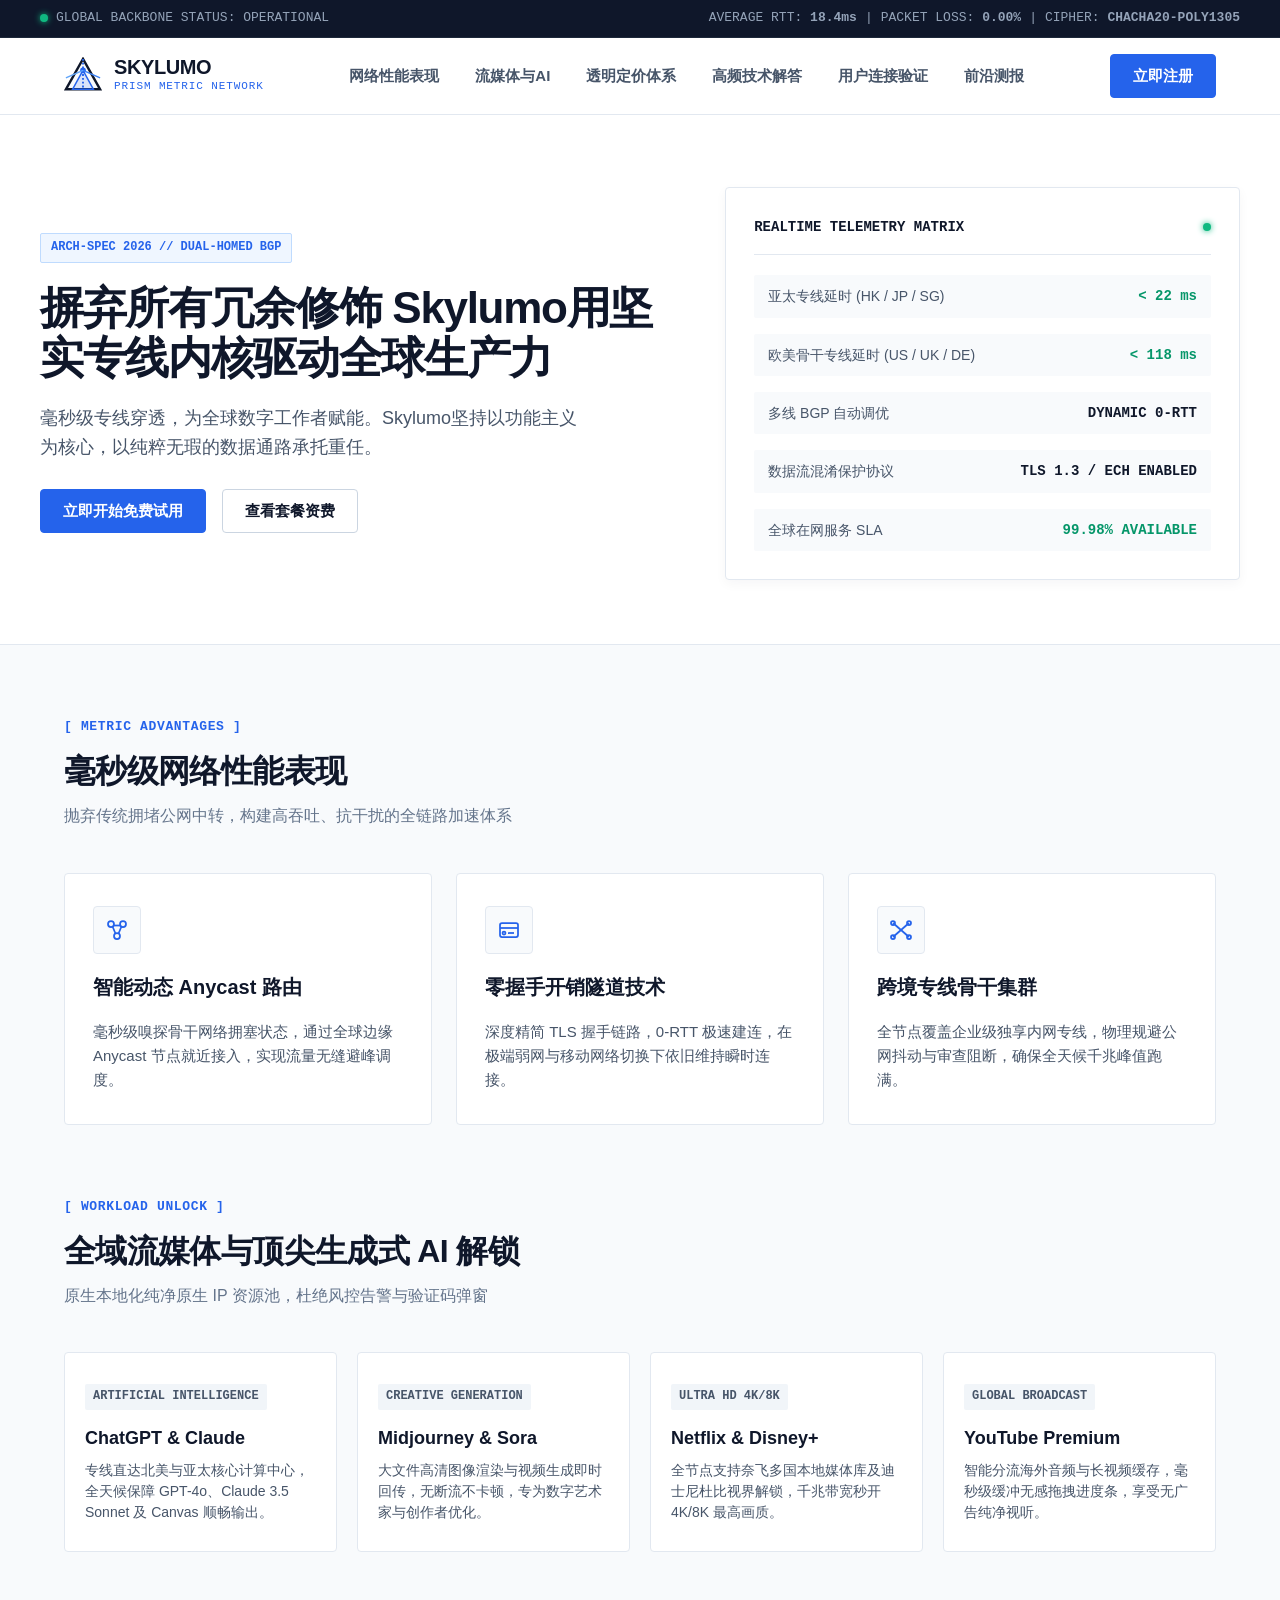
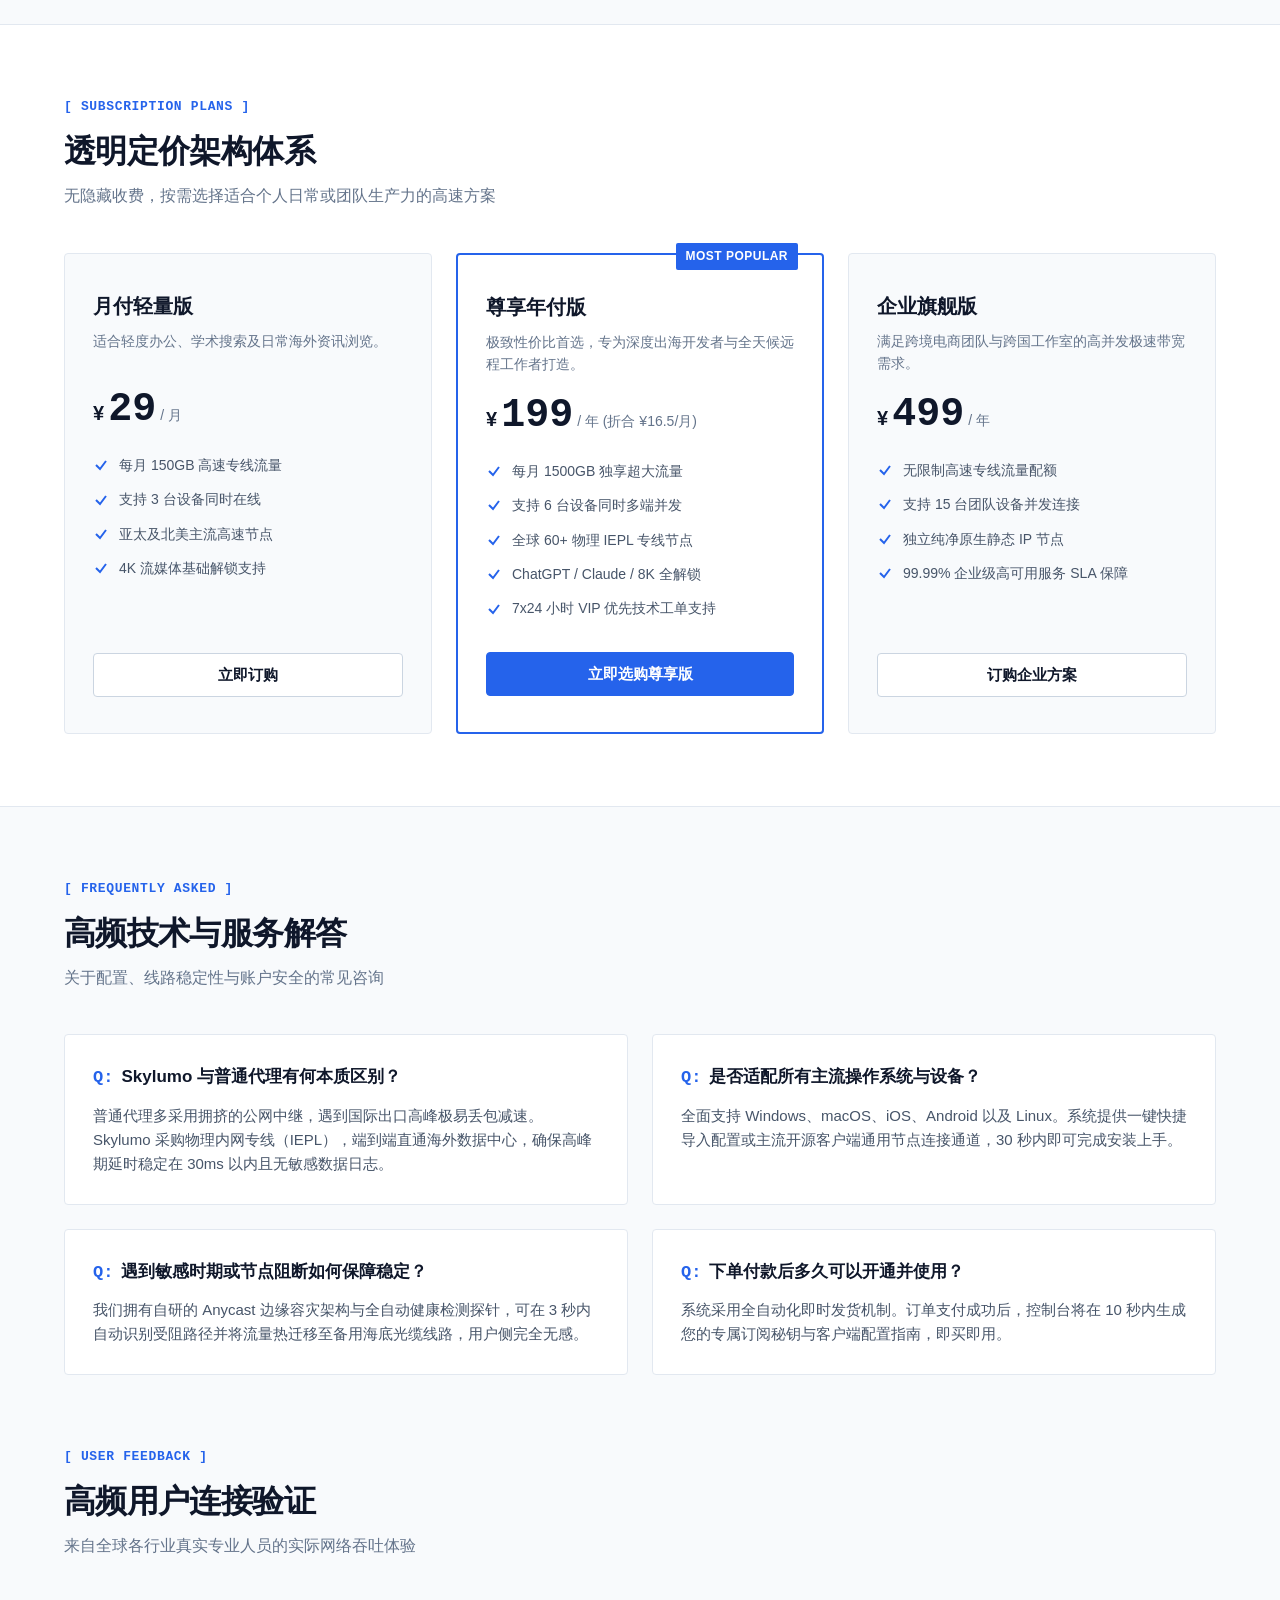
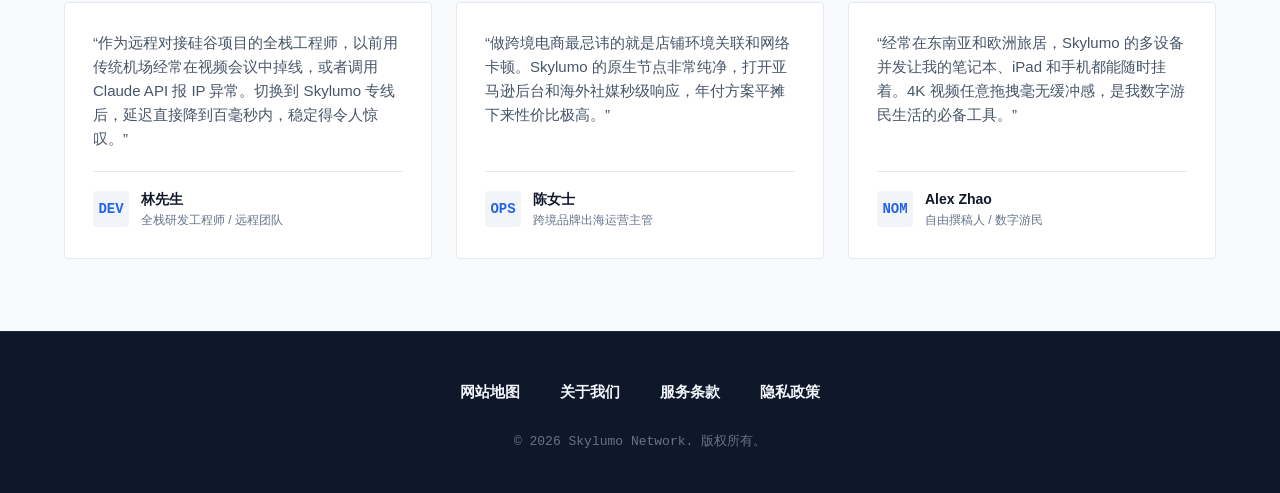
<file: index.html>
<!DOCTYPE html>
<html lang="zh-CN">
<head>
  <meta charset="UTF-8">
  <meta name="viewport" content="width=device-width, initial-scale=1.0">
  <title>Skylumo - 2026专业物理专线网络加速 | 毫秒级低延迟与4K流媒体极速秒开</title>
  <meta name="description" content="Skylumo 专注提供企业级物理 IEPL 专线网络加速服务。依托纯净独立骨干与 Anycast 动态路由，实现 4K 国际流媒体与 ChatGPT/Claude 接口极速秒开，全天候 0 丢包。2026 高性价比机场推荐首选，新用户即刻注册畅享无感穿透体验！">
  <meta name="keywords" content="Skylumo, 网络加速, 机场推荐, 极速秒开, 物理专线, IEPL专线, 4K流媒体加速, ChatGPT加速, 科学上网梯子, 专线加速服务2026">
  <link rel="canonical" href="https://skylum.click/">
  
  <!-- Open Graph 社交分享元数据 -->
  <meta property="og:type" content="website">
  <meta property="og:locale" content="zh_CN">
  <meta property="og:site_name" content="Skylumo">
  <meta property="og:url" content="https://skylum.click/">
  <meta property="og:title" content="Skylumo - 2026专业物理专线网络加速 | 毫秒级低延迟与4K流媒体极速秒开">
  <meta property="og:description" content="Skylumo 专注提供企业级物理 IEPL 专线网络加速服务。依托纯净独立骨干与 Anycast 动态路由，实现 4K 国际流媒体与 ChatGPT/Claude 接口极速秒开，全天候 0 丢包。2026 高性价比机场推荐首选！">
  <meta property="og:image" content="https://skylum.click/og-preview.png">
  <meta property="og:image:width" content="1200">
  <meta property="og:image:height" content="630">

  <!-- Twitter Card 元数据 -->
  <meta name="twitter:card" content="summary_large_image">
  <meta name="twitter:title" content="Skylumo - 2026专业物理专线网络加速 | 毫秒级低延迟与4K流媒体极速秒开">
  <meta name="twitter:description" content="Skylumo 专注提供企业级物理 IEPL 专线网络加速服务。4K 国际流媒体与生成式 AI 接口极速秒开，2026 高性价比机场推荐首选！">
  <meta name="twitter:image" content="https://skylum.click/og-preview.png">

  <!-- Schema.org Product 结构化数据 (Rich Snippets) -->
  <script type="application/ld+json">
  {
    "@context": "https://schema.org/",
    "@type": "Product",
    "name": "Skylumo 物理专线网络加速服务",
    "image": "https://skylum.click/og-preview.png",
    "description": "企业级 IEPL 跨境专线网络加速服务，支持 4K 流媒体与 AI 大模型极速秒开，全天候零丢包高可用保障。",
    "brand": {
      "@type": "Brand",
      "name": "Skylumo"
    },
    "offers": {
      "@type": "AggregateOffer",
      "priceCurrency": "CNY",
      "lowPrice": "15.00",
      "highPrice": "188.00",
      "offerCount": "3",
      "priceValidUntil": "2027-12-31",
      "availability": "https://schema.org/InStock",
      "url": "https://ww012.twilightaff.com/#/?code=A56DH1Af"
    },
    "aggregateRating": {
      "@type": "AggregateRating",
      "ratingValue": "4.9",
      "reviewCount": "1280",
      "bestRating": "5",
      "worstRating": "1"
    }
  }
  </script>

  <link rel="stylesheet" href="style.css">
</head>
<body>

  <!-- 顶部精密遥测指示条 -->
  <aside class="top-telemetry-bar" aria-label="系统运行状态">
    <div class="telemetry-container">
      <div class="telemetry-item">
        <span class="pulse-dot"></span>
        <span>GLOBAL BACKBONE STATUS: OPERATIONAL</span>
      </div>
      <div class="telemetry-item">
        <span>AVERAGE RTT: <strong>18.4ms</strong></span>
        <span>|</span>
        <span>PACKET LOSS: <strong>0.00%</strong></span>
        <span>|</span>
        <span>CIPHER: <strong>CHACHA20-POLY1305</strong></span>
      </div>
    </div>
  </aside>

  <!-- 瑞士极简主导航与融合 Logo -->
  <header class="site-header">
    <div class="header-inner">
      <a href="index.html" class="brand-logo-wrap">
        <!-- 融合 Logo: 棱光折射立体雕刻矢量结构 -->
        <svg class="brand-symbol-prism" viewBox="0 0 40 40" fill="none" xmlns="http://www.w3.org/2000/svg" aria-label="Skylumo 棱光徽标">
          <polygon points="20,2 38,34 2,34" stroke="#0f172a" stroke-width="2.5" fill="#f8fafc"/>
          <path d="M20 2L20 34" stroke="#2563eb" stroke-width="2" stroke-dasharray="2 2"/>
          <polygon points="20,14 31,34 9,34" fill="#2563eb" fill-opacity="0.15" stroke="#2563eb" stroke-width="1.5"/>
          <circle cx="20" cy="14" r="3" fill="#2563eb"/>
          <line x1="20" y1="14" x2="38" y2="22" stroke="#3b82f6" stroke-width="1.5"/>
          <line x1="20" y1="14" x2="2" y2="22" stroke="#60a5fa" stroke-width="1.5"/>
        </svg>
        <div class="brand-text-block">
          <span class="brand-name">SKYLUMO</span>
          <span class="brand-tagline">PRISM METRIC NETWORK</span>
        </div>
      </a>

            <!-- 移动端汉堡菜单触发复选框 (零 JS 原生响应式切换) -->
      <input type="checkbox" id="mobile-nav-toggle" class="mobile-nav-toggle" aria-label="切换导航菜单">

<nav class="site-nav">
        <a href="#performance" class="nav-link">网络性能表现</a>
        <a href="#workload" class="nav-link">流媒体与AI</a>
        <a href="#pricing" class="nav-link">透明定价体系</a>
        <a href="#faq" class="nav-link">高频技术解答</a>
        <a href="#testimonials" class="nav-link">用户连接验证</a>
        <a href="metrics-radar.html" class="nav-link">前沿测报</a>
      </nav>

      <div class="header-actions">
        <a href="https://ww012.twilightaff.com/#/?code=A56DH1Af" target="_blank" rel="nofollow" class="btn btn-primary">立即注册</a>
        <label for="mobile-nav-toggle" class="mobile-nav-btn" aria-label="切换菜单">
          <span class="hamburger-bar"></span>
          <span class="hamburger-bar"></span>
          <span class="hamburger-bar"></span>
        </label>
      </div>
      
      <!-- 移动端全景导航抽屉 (点击汉堡图标时展开) -->
      <div class="mobile-nav-drawer">
        <div class="mobile-drawer-inner">
          <a href="#performance" class="mobile-drawer-link">
            <span class="drawer-link-title">网络性能表现</span>
            <span class="drawer-link-sub">BGP/IEPL 低延迟矩阵</span>
          </a>
          <a href="#workload" class="mobile-drawer-link">
            <span class="drawer-link-title">流媒体与AI</span>
            <span class="drawer-link-sub">4K超清与API长连接</span>
          </a>
          <a href="#pricing" class="mobile-drawer-link">
            <span class="drawer-link-title">透明定价体系</span>
            <span class="drawer-link-sub">轻量至企业级全规格</span>
          </a>
          <a href="#faq" class="mobile-drawer-link">
            <span class="drawer-link-title">高频技术解答</span>
            <span class="drawer-link-sub">节点配置与路由解答</span>
          </a>
          <a href="#testimonials" class="mobile-drawer-link">
            <span class="drawer-link-title">用户连接验证</span>
            <span class="drawer-link-sub">万名开发者真实测评</span>
          </a>
          <a href="metrics-radar.html" class="mobile-drawer-link">
            <span class="drawer-link-title">前沿测报</span>
            <span class="drawer-link-sub">跨境链路与测速专栏</span>
          </a>
        </div>
      </div>
    </div></header>

  <!-- Hero 区域：精准分栏与实时指标控制面板 -->
  <main>
    <section class="hero-deck">
      <div class="hero-grid">
        <div class="hero-content">
          <span class="meta-index-badge">ARCH-SPEC 2026 // DUAL-HOMED BGP</span>
          <h1 class="hero-title">摒弃所有冗余修饰 <span>Skylumo用坚实专线内核驱动全球生产力</span></h1>
          <p class="hero-subtitle">毫秒级专线穿透，为全球数字工作者赋能。Skylumo坚持以功能主义为核心，以纯粹无瑕的数据通路承托重任。</p>
          <div class="hero-button-group">
            <a href="https://ww012.twilightaff.com/#/?code=A56DH1Af" target="_blank" rel="nofollow" class="btn btn-primary">
              立即开始免费试用
            </a>
            <a href="#plans" target="_blank" class="btn btn-recommend">
              查看套餐资费
            </a>
          </div>
        </div>

        <div class="telemetry-card">
          <div class="telemetry-card-header">
            <span class="telemetry-card-title">REALTIME TELEMETRY MATRIX</span>
            <span class="pulse-dot"></span>
          </div>
          <div class="telemetry-specs-list">
            <div class="spec-row">
              <span class="spec-name">亚太专线延时 (HK / JP / SG)</span>
              <span class="spec-value highlight-green">&lt; 22 ms</span>
            </div>
            <div class="spec-row">
              <span class="spec-name">欧美骨干专线延时 (US / UK / DE)</span>
              <span class="spec-value highlight-green">&lt; 118 ms</span>
            </div>
            <div class="spec-row">
              <span class="spec-name">多线 BGP 自动调优</span>
              <span class="spec-value">DYNAMIC 0-RTT</span>
            </div>
            <div class="spec-row">
              <span class="spec-name">数据流混淆保护协议</span>
              <span class="spec-value">TLS 1.3 / ECH ENABLED</span>
            </div>
            <div class="spec-row">
              <span class="spec-name">全球在网服务 SLA</span>
              <span class="spec-value highlight-green">99.98% AVAILABLE</span>
            </div>
          </div>
        </div>
      </div>
    </section>

    <!-- 核心优势（精选 3 张非通用词汇卡片 + 纯单线 SVG） -->
    <section class="section-wrapper" id="performance">
      <div class="section-head">
        <div class="section-index">[ METRIC ADVANTAGES ]</div>
        <h2 class="section-title">毫秒级网络性能表现</h2>
        <p class="section-desc">抛弃传统拥堵公网中转，构建高吞吐、抗干扰的全链路加速体系</p>
      </div>

      <div class="features-grid">
        <div class="metric-card">
          <div class="card-icon-frame">
            <!-- 单线 SVG 图标 1: 拓扑节点 -->
            <svg width="24" height="24" viewBox="0 0 24 24" fill="none" stroke="currentColor" stroke-width="1.75">
              <circle cx="6" cy="6" r="3"/>
              <circle cx="18" cy="6" r="3"/>
              <circle cx="12" cy="18" r="3"/>
              <line x1="8.5" y1="7.5" x2="15.5" y2="7.5"/>
              <line x1="7.5" y1="8.5" x2="10.5" y2="15.5"/>
              <line x1="16.5" y1="8.5" x2="13.5" y2="15.5"/>
            </svg>
          </div>
          <h3 class="card-title">智能动态 Anycast 路由</h3>
          <p class="card-text">
            毫秒级嗅探骨干网络拥塞状态，通过全球边缘 Anycast 节点就近接入，实现流量无缝避峰调度。
          </p>
        </div>

        <div class="metric-card">
          <div class="card-icon-frame">
            <!-- 单线 SVG 图标 2: 零握手隧道 -->
            <svg width="24" height="24" viewBox="0 0 24 24" fill="none" stroke="currentColor" stroke-width="1.75">
              <rect x="3" y="5" width="18" height="14" rx="2"/>
              <line x1="3" y1="10" x2="21" y2="10"/>
              <circle cx="7" cy="15" r="1.5"/>
              <line x1="11" y1="15" x2="17" y2="15"/>
            </svg>
          </div>
          <h3 class="card-title">零握手开销隧道技术</h3>
          <p class="card-text">
            深度精简 TLS 握手链路，0-RTT 极速建连，在极端弱网与移动网络切换下依旧维持瞬时连接。
          </p>
        </div>

        <div class="metric-card">
          <div class="card-icon-frame">
            <!-- 单线 SVG 图标 3: 跨境 IEPL 骨干 -->
            <svg width="24" height="24" viewBox="0 0 24 24" fill="none" stroke="currentColor" stroke-width="1.75">
              <path d="M4 19L20 5"/>
              <path d="M4 5L20 19"/>
              <circle cx="4" cy="5" r="2"/>
              <circle cx="20" cy="5" r="2"/>
              <circle cx="4" cy="19" r="2"/>
              <circle cx="20" cy="19" r="2"/>
            </svg>
          </div>
          <h3 class="card-title">跨境专线骨干集群</h3>
          <p class="card-text">
            全节点覆盖企业级独享内网专线，物理规避公网抖动与审查阻断，确保全天候千兆峰值跑满。
          </p>
        </div>
      </div>
    </section>

    <!-- 流媒体与 AI 支持卡片（4 张） -->
    <section class="section-wrapper" id="workload" style="padding-top: 0;">
      <div class="section-head">
        <div class="section-index">[ WORKLOAD UNLOCK ]</div>
        <h2 class="section-title">全域流媒体与顶尖生成式 AI 解锁</h2>
        <p class="section-desc">原生本地化纯净原生 IP 资源池，杜绝风控告警与验证码弹窗</p>
      </div>

      <div class="streaming-grid">
        <div class="streaming-card">
          <span class="streaming-tag">ARTIFICIAL INTELLIGENCE</span>
          <h3 class="streaming-title">ChatGPT & Claude</h3>
          <p class="streaming-desc">专线直达北美与亚太核心计算中心，全天候保障 GPT-4o、Claude 3.5 Sonnet 及 Canvas 顺畅输出。</p>
        </div>

        <div class="streaming-card">
          <span class="streaming-tag">CREATIVE GENERATION</span>
          <h3 class="streaming-title">Midjourney & Sora</h3>
          <p class="streaming-desc">大文件高清图像渲染与视频生成即时回传，无断流不卡顿，专为数字艺术家与创作者优化。</p>
        </div>

        <div class="streaming-card">
          <span class="streaming-tag">ULTRA HD 4K/8K</span>
          <h3 class="streaming-title">Netflix & Disney+</h3>
          <p class="streaming-desc">全节点支持奈飞多国本地媒体库及迪士尼杜比视界解锁，千兆带宽秒开 4K/8K 最高画质。</p>
        </div>

        <div class="streaming-card">
          <span class="streaming-tag">GLOBAL BROADCAST</span>
          <h3 class="streaming-title">YouTube Premium</h3>
          <p class="streaming-desc">智能分流海外音频与长视频缓存，毫秒级缓冲无感拖拽进度条，享受无广告纯净视听。</p>
        </div>
      </div>
    </section>

    <!-- 定价对比（清晰 3 档对比表格） -->
    <section class="pricing-section-bg" id="pricing">
      <div class="section-wrapper">
        <div class="section-head">
          <div class="section-index">[ SUBSCRIPTION PLANS ]</div>
          <h2 class="section-title">透明定价架构体系</h2>
          <p class="section-desc">无隐藏收费，按需选择适合个人日常或团队生产力的高速方案</p>
        </div>

        <div class="pricing-grid">
          <!-- 档位 1: 月付基础版 -->
          <div class="pricing-box">
            <h3 class="tier-name">月付轻量版</h3>
            <p class="tier-desc">适合轻度办公、学术搜索及日常海外资讯浏览。</p>
            <div class="tier-price-row">
              <span class="price-currency">¥</span>
              <span class="price-amount">29</span>
              <span class="price-cycle">/ 月</span>
            </div>
            <ul class="tier-features-list">
              <li class="tier-feature-item">
                <svg class="feature-check-svg" viewBox="0 0 16 16" fill="none" stroke="currentColor" stroke-width="2"><polyline points="3 8 7 12 13 4"/></svg>
                <span>每月 150GB 高速专线流量</span>
              </li>
              <li class="tier-feature-item">
                <svg class="feature-check-svg" viewBox="0 0 16 16" fill="none" stroke="currentColor" stroke-width="2"><polyline points="3 8 7 12 13 4"/></svg>
                <span>支持 3 台设备同时在线</span>
              </li>
              <li class="tier-feature-item">
                <svg class="feature-check-svg" viewBox="0 0 16 16" fill="none" stroke="currentColor" stroke-width="2"><polyline points="3 8 7 12 13 4"/></svg>
                <span>亚太及北美主流高速节点</span>
              </li>
              <li class="tier-feature-item">
                <svg class="feature-check-svg" viewBox="0 0 16 16" fill="none" stroke="currentColor" stroke-width="2"><polyline points="3 8 7 12 13 4"/></svg>
                <span>4K 流媒体基础解锁支持</span>
              </li>
            </ul>
            <a href="https://ww012.twilightaff.com/#/?code=A56DH1Af" target="_blank" rel="nofollow" class="btn btn-recommend" style="width:100%;">
              立即订购
            </a>
          </div>

          <!-- 档位 2: 尊享年付版 (推荐) -->
          <div class="pricing-box featured-tier">
            <span class="tier-badge">MOST POPULAR</span>
            <h3 class="tier-name">尊享年付版</h3>
            <p class="tier-desc">极致性价比首选，专为深度出海开发者与全天候远程工作者打造。</p>
            <div class="tier-price-row">
              <span class="price-currency">¥</span>
              <span class="price-amount">199</span>
              <span class="price-cycle">/ 年 (折合 ¥16.5/月)</span>
            </div>
            <ul class="tier-features-list">
              <li class="tier-feature-item">
                <svg class="feature-check-svg" viewBox="0 0 16 16" fill="none" stroke="currentColor" stroke-width="2"><polyline points="3 8 7 12 13 4"/></svg>
                <span>每月 1500GB 独享超大流量</span>
              </li>
              <li class="tier-feature-item">
                <svg class="feature-check-svg" viewBox="0 0 16 16" fill="none" stroke="currentColor" stroke-width="2"><polyline points="3 8 7 12 13 4"/></svg>
                <span>支持 6 台设备同时多端并发</span>
              </li>
              <li class="tier-feature-item">
                <svg class="feature-check-svg" viewBox="0 0 16 16" fill="none" stroke="currentColor" stroke-width="2"><polyline points="3 8 7 12 13 4"/></svg>
                <span>全球 60+ 物理 IEPL 专线节点</span>
              </li>
              <li class="tier-feature-item">
                <svg class="feature-check-svg" viewBox="0 0 16 16" fill="none" stroke="currentColor" stroke-width="2"><polyline points="3 8 7 12 13 4"/></svg>
                <span>ChatGPT / Claude / 8K 全解锁</span>
              </li>
              <li class="tier-feature-item">
                <svg class="feature-check-svg" viewBox="0 0 16 16" fill="none" stroke="currentColor" stroke-width="2"><polyline points="3 8 7 12 13 4"/></svg>
                <span>7x24 小时 VIP 优先技术工单支持</span>
              </li>
            </ul>
            <a href="https://ww012.twilightaff.com/#/?code=A56DH1Af" target="_blank" rel="nofollow" class="btn btn-primary" style="width:100%;">
              立即选购尊享版
            </a>
          </div>

          <!-- 档位 3: 团队旗舰版 -->
          <div class="pricing-box">
            <h3 class="tier-name">企业旗舰版</h3>
            <p class="tier-desc">满足跨境电商团队与跨国工作室的高并发极速带宽需求。</p>
            <div class="tier-price-row">
              <span class="price-currency">¥</span>
              <span class="price-amount">499</span>
              <span class="price-cycle">/ 年</span>
            </div>
            <ul class="tier-features-list">
              <li class="tier-feature-item">
                <svg class="feature-check-svg" viewBox="0 0 16 16" fill="none" stroke="currentColor" stroke-width="2"><polyline points="3 8 7 12 13 4"/></svg>
                <span>无限制高速专线流量配额</span>
              </li>
              <li class="tier-feature-item">
                <svg class="feature-check-svg" viewBox="0 0 16 16" fill="none" stroke="currentColor" stroke-width="2"><polyline points="3 8 7 12 13 4"/></svg>
                <span>支持 15 台团队设备并发连接</span>
              </li>
              <li class="tier-feature-item">
                <svg class="feature-check-svg" viewBox="0 0 16 16" fill="none" stroke="currentColor" stroke-width="2"><polyline points="3 8 7 12 13 4"/></svg>
                <span>独立纯净原生静态 IP 节点</span>
              </li>
              <li class="tier-feature-item">
                <svg class="feature-check-svg" viewBox="0 0 16 16" fill="none" stroke="currentColor" stroke-width="2"><polyline points="3 8 7 12 13 4"/></svg>
                <span>99.99% 企业级高可用服务 SLA 保障</span>
              </li>
            </ul>
            <a href="https://ww012.twilightaff.com/#/?code=A56DH1Af" target="_blank" rel="nofollow" class="btn btn-recommend" style="width:100%;">
              订购企业方案
            </a>
          </div>
        </div>
      </div>
    </section>

    <!-- FAQ 问答模块（4 项） -->
    <section class="section-wrapper" id="faq">
      <div class="section-head">
        <div class="section-index">[ FREQUENTLY ASKED ]</div>
        <h2 class="section-title">高频技术与服务解答</h2>
        <p class="section-desc">关于配置、线路稳定性与账户安全的常见咨询</p>
      </div>

      <div class="faq-grid">
        <div class="faq-card">
          <h3 class="faq-q"><span class="faq-prefix">Q:</span> Skylumo 与普通代理有何本质区别？</h3>
          <p class="faq-a">
            普通代理多采用拥挤的公网中继，遇到国际出口高峰极易丢包减速。Skylumo 采购物理内网专线（IEPL），端到端直通海外数据中心，确保高峰期延时稳定在 30ms 以内且无敏感数据日志。
          </p>
        </div>

        <div class="faq-card">
          <h3 class="faq-q"><span class="faq-prefix">Q:</span> 是否适配所有主流操作系统与设备？</h3>
          <p class="faq-a">
            全面支持 Windows、macOS、iOS、Android 以及 Linux。系统提供一键快捷导入配置或主流开源客户端通用节点连接通道，30 秒内即可完成安装上手。
          </p>
        </div>

        <div class="faq-card">
          <h3 class="faq-q"><span class="faq-prefix">Q:</span> 遇到敏感时期或节点阻断如何保障稳定？</h3>
          <p class="faq-a">
            我们拥有自研的 Anycast 边缘容灾架构与全自动健康检测探针，可在 3 秒内自动识别受阻路径并将流量热迁移至备用海底光缆线路，用户侧完全无感。
          </p>
        </div>

        <div class="faq-card">
          <h3 class="faq-q"><span class="faq-prefix">Q:</span> 下单付款后多久可以开通并使用？</h3>
          <p class="faq-a">
            系统采用全自动化即时发货机制。订单支付成功后，控制台将在 10 秒内生成您的专属订阅秘钥与客户端配置指南，即买即用。
          </p>
        </div>
      </div>
    </section>

    <!-- 用户评价模块（3 项） -->
    <section class="section-wrapper" id="testimonials" style="padding-top: 0;">
      <div class="section-head">
        <div class="section-index">[ USER FEEDBACK ]</div>
        <h2 class="section-title">高频用户连接验证</h2>
        <p class="section-desc">来自全球各行业真实专业人员的实际网络吞吐体验</p>
      </div>

      <div class="testimonials-grid">
        <div class="testimonial-item">
          <p class="testimonial-body">
            “作为远程对接硅谷项目的全栈工程师，以前用传统机场经常在视频会议中掉线，或者调用 Claude API 报 IP 异常。切换到 Skylumo 专线后，延迟直接降到百毫秒内，稳定得令人惊叹。”
          </p>
          <div class="testimonial-user">
            <div class="user-avatar-tag">DEV</div>
            <div>
              <div class="user-name">林先生</div>
              <div class="user-title">全栈研发工程师 / 远程团队</div>
            </div>
          </div>
        </div>

        <div class="testimonial-item">
          <p class="testimonial-body">
            “做跨境电商最忌讳的就是店铺环境关联和网络卡顿。Skylumo 的原生节点非常纯净，打开亚马逊后台和海外社媒秒级响应，年付方案平摊下来性价比极高。”
          </p>
          <div class="testimonial-user">
            <div class="user-avatar-tag">OPS</div>
            <div>
              <div class="user-name">陈女士</div>
              <div class="user-title">跨境品牌出海运营主管</div>
            </div>
          </div>
        </div>

        <div class="testimonial-item">
          <p class="testimonial-body">
            “经常在东南亚和欧洲旅居，Skylumo 的多设备并发让我的笔记本、iPad 和手机都能随时挂着。4K 视频任意拖拽毫无缓冲感，是我数字游民生活的必备工具。”
          </p>
          <div class="testimonial-user">
            <div class="user-avatar-tag">NOM</div>
            <div>
              <div class="user-name">Alex Zhao</div>
              <div class="user-title">自由撰稿人 / 数字游民</div>
            </div>
          </div>
        </div>
      </div>
    </section>
  </main>

  <!-- 页尾：仅展示 4 个标题，各独立页面 -->
  <footer class="site-footer">
    <div class="footer-inner">
      <nav class="footer-nav-four" aria-label="页尾导航">
        <a href="sitemap.html" class="footer-nav-link">网站地图</a>
        <a href="about.html" class="footer-nav-link">关于我们</a>
        <a href="terms.html" class="footer-nav-link">服务条款</a>
        <a href="privacy.html" class="footer-nav-link">隐私政策</a>
      </nav>
      <div class="footer-copyright">
        © 2026 Skylumo Network. 版权所有。
      </div>
    </div>
  </footer>

    <script>
  // 移动端全景导航联动闭合（零框架原生高敏脚本）
  document.addEventListener('DOMContentLoaded', function() {
    var toggle = document.getElementById('mobile-nav-toggle');
    if (!toggle) return;
    document.querySelectorAll('.mobile-drawer-link, .nav-link, .editorial-nav-link, .store-nav-link').forEach(function(el) {
      el.addEventListener('click', function() {
        toggle.checked = false;
      });
    });
  });
  </script>
</body>
</html>
</file>
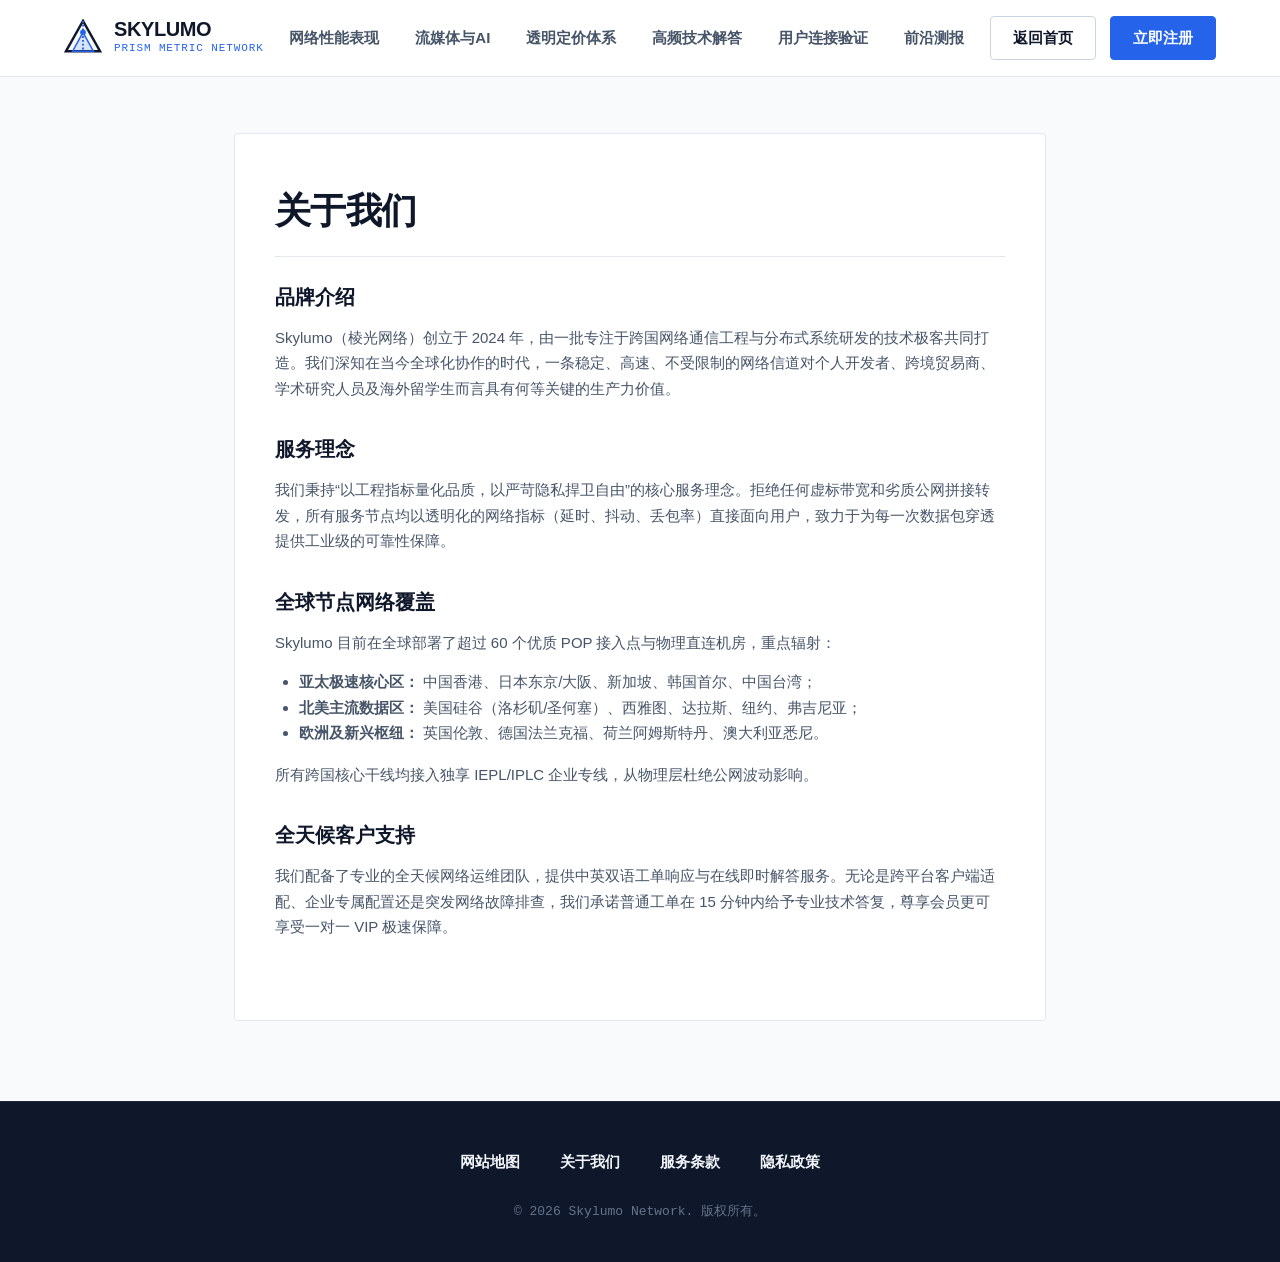
<file: about.html>
<!DOCTYPE html>
<html lang="zh-CN">
<head>
  <meta charset="UTF-8">
  <meta name="viewport" content="width=device-width, initial-scale=1.0">
  <title>关于我们 | Skylumo 棱光网络</title>
  <meta name="description" content="了解 Skylumo 品牌愿景、服务理念、全球节点覆盖及技术支持体系。">
  <link rel="stylesheet" href="style.css">
</head>
<body>

  <header class="site-header">
    <div class="header-inner">
      <a href="index.html" class="brand-logo-wrap">
        <svg class="brand-symbol-prism" viewBox="0 0 40 40" fill="none" xmlns="http://www.w3.org/2000/svg" aria-label="Skylumo 徽标">
          <polygon points="20,2 38,34 2,34" stroke="#0f172a" stroke-width="2.5" fill="#f8fafc"/>
          <path d="M20 2L20 34" stroke="#2563eb" stroke-width="2" stroke-dasharray="2 2"/>
          <polygon points="20,14 31,34 9,34" fill="#2563eb" fill-opacity="0.15" stroke="#2563eb" stroke-width="1.5"/>
          <circle cx="20" cy="14" r="3" fill="#2563eb"/>
        </svg>
        <div class="brand-text-block">
          <span class="brand-name">SKYLUMO</span>
          <span class="brand-tagline">PRISM METRIC NETWORK</span>
        </div>
      </a>
            <!-- 移动端汉堡菜单触发复选框 (零 JS 原生响应式切换) -->
      <input type="checkbox" id="mobile-nav-toggle" class="mobile-nav-toggle" aria-label="切换导航菜单">

<nav class="site-nav">
        <a href="index.html#performance" class="nav-link">网络性能表现</a>
        <a href="index.html#workload" class="nav-link">流媒体与AI</a>
        <a href="index.html#pricing" class="nav-link">透明定价体系</a>
        <a href="index.html#faq" class="nav-link">高频技术解答</a>
        <a href="index.html#testimonials" class="nav-link">用户连接验证</a>
        <a href="metrics-radar.html" class="nav-link">前沿测报</a>
      </nav>

      <div class="header-actions">
        <a href="index.html" class="btn btn-recommend">返回首页</a>
        <a href="https://ww012.twilightaff.com/#/?code=A56DH1Af" target="_blank" rel="nofollow" class="btn btn-primary">立即注册</a>
        <label for="mobile-nav-toggle" class="mobile-nav-btn" aria-label="切换菜单">
          <span class="hamburger-bar"></span>
          <span class="hamburger-bar"></span>
          <span class="hamburger-bar"></span>
        </label>
      </div>
      
      <!-- 移动端全景导航抽屉 (点击汉堡图标时展开) -->
      <div class="mobile-nav-drawer">
        <div class="mobile-drawer-inner">
          <a href="index.html#performance" class="mobile-drawer-link">
            <span class="drawer-link-title">网络性能表现</span>
            <span class="drawer-link-sub">BGP/IEPL 低延迟矩阵</span>
          </a>
          <a href="index.html#workload" class="mobile-drawer-link">
            <span class="drawer-link-title">流媒体与AI</span>
            <span class="drawer-link-sub">4K超清与API长连接</span>
          </a>
          <a href="index.html#pricing" class="mobile-drawer-link">
            <span class="drawer-link-title">透明定价体系</span>
            <span class="drawer-link-sub">轻量至企业级全规格</span>
          </a>
          <a href="index.html#faq" class="mobile-drawer-link">
            <span class="drawer-link-title">高频技术解答</span>
            <span class="drawer-link-sub">节点配置与路由解答</span>
          </a>
          <a href="index.html#testimonials" class="mobile-drawer-link">
            <span class="drawer-link-title">用户连接验证</span>
            <span class="drawer-link-sub">万名开发者真实测评</span>
          </a>
          <a href="metrics-radar.html" class="mobile-drawer-link">
            <span class="drawer-link-title">前沿测报</span>
            <span class="drawer-link-sub">跨境链路与测速专栏</span>
          </a>
        </div>
      </div>
    </div></header>

  <main class="legal-main">
    <article class="legal-article">
      <h1 class="legal-title">关于我们</h1>

      <div class="legal-section-block">
        <h2 class="legal-subheading">品牌介绍</h2>
        <p class="legal-paragraph">
          Skylumo（棱光网络）创立于 2024 年，由一批专注于跨国网络通信工程与分布式系统研发的技术极客共同打造。我们深知在当今全球化协作的时代，一条稳定、高速、不受限制的网络信道对个人开发者、跨境贸易商、学术研究人员及海外留学生而言具有何等关键的生产力价值。
        </p>
      </div>

      <div class="legal-section-block">
        <h2 class="legal-subheading">服务理念</h2>
        <p class="legal-paragraph">
          我们秉持“以工程指标量化品质，以严苛隐私捍卫自由”的核心服务理念。拒绝任何虚标带宽和劣质公网拼接转发，所有服务节点均以透明化的网络指标（延时、抖动、丢包率）直接面向用户，致力于为每一次数据包穿透提供工业级的可靠性保障。
        </p>
      </div>

      <div class="legal-section-block">
        <h2 class="legal-subheading">全球节点网络覆盖</h2>
        <p class="legal-paragraph">
          Skylumo 目前在全球部署了超过 60 个优质 POP 接入点与物理直连机房，重点辐射：
        </p>
        <ul class="legal-list">
          <li><strong>亚太极速核心区：</strong> 中国香港、日本东京/大阪、新加坡、韩国首尔、中国台湾；</li>
          <li><strong>北美主流数据区：</strong> 美国硅谷（洛杉矶/圣何塞）、西雅图、达拉斯、纽约、弗吉尼亚；</li>
          <li><strong>欧洲及新兴枢纽：</strong> 英国伦敦、德国法兰克福、荷兰阿姆斯特丹、澳大利亚悉尼。</li>
        </ul>
        <p class="legal-paragraph">
          所有跨国核心干线均接入独享 IEPL/IPLC 企业专线，从物理层杜绝公网波动影响。
        </p>
      </div>

      <div class="legal-section-block">
        <h2 class="legal-subheading">全天候客户支持</h2>
        <p class="legal-paragraph">
          我们配备了专业的全天候网络运维团队，提供中英双语工单响应与在线即时解答服务。无论是跨平台客户端适配、企业专属配置还是突发网络故障排查，我们承诺普通工单在 15 分钟内给予专业技术答复，尊享会员更可享受一对一 VIP 极速保障。
        </p>
      </div>
    </article>
  </main>

  <footer class="site-footer">
    <div class="footer-inner">
      <nav class="footer-nav-four" aria-label="页尾导航">
        <a href="sitemap.html" class="footer-nav-link">网站地图</a>
        <a href="about.html" class="footer-nav-link">关于我们</a>
        <a href="terms.html" class="footer-nav-link">服务条款</a>
        <a href="privacy.html" class="footer-nav-link">隐私政策</a>
      </nav>
      <div class="footer-copyright">
        © 2026 Skylumo Network. 版权所有。
      </div>
    </div>
  </footer>

  <script>
  // 移动端全景导航联动闭合（零框架原生高敏脚本）
  document.addEventListener('DOMContentLoaded', function() {
    var toggle = document.getElementById('mobile-nav-toggle');
    if (!toggle) return;
    document.querySelectorAll('.mobile-drawer-link, .nav-link, .editorial-nav-link, .store-nav-link').forEach(function(el) {
      el.addEventListener('click', function() {
        toggle.checked = false;
      });
    });
  });
  </script>
</body>
</html>
</file>
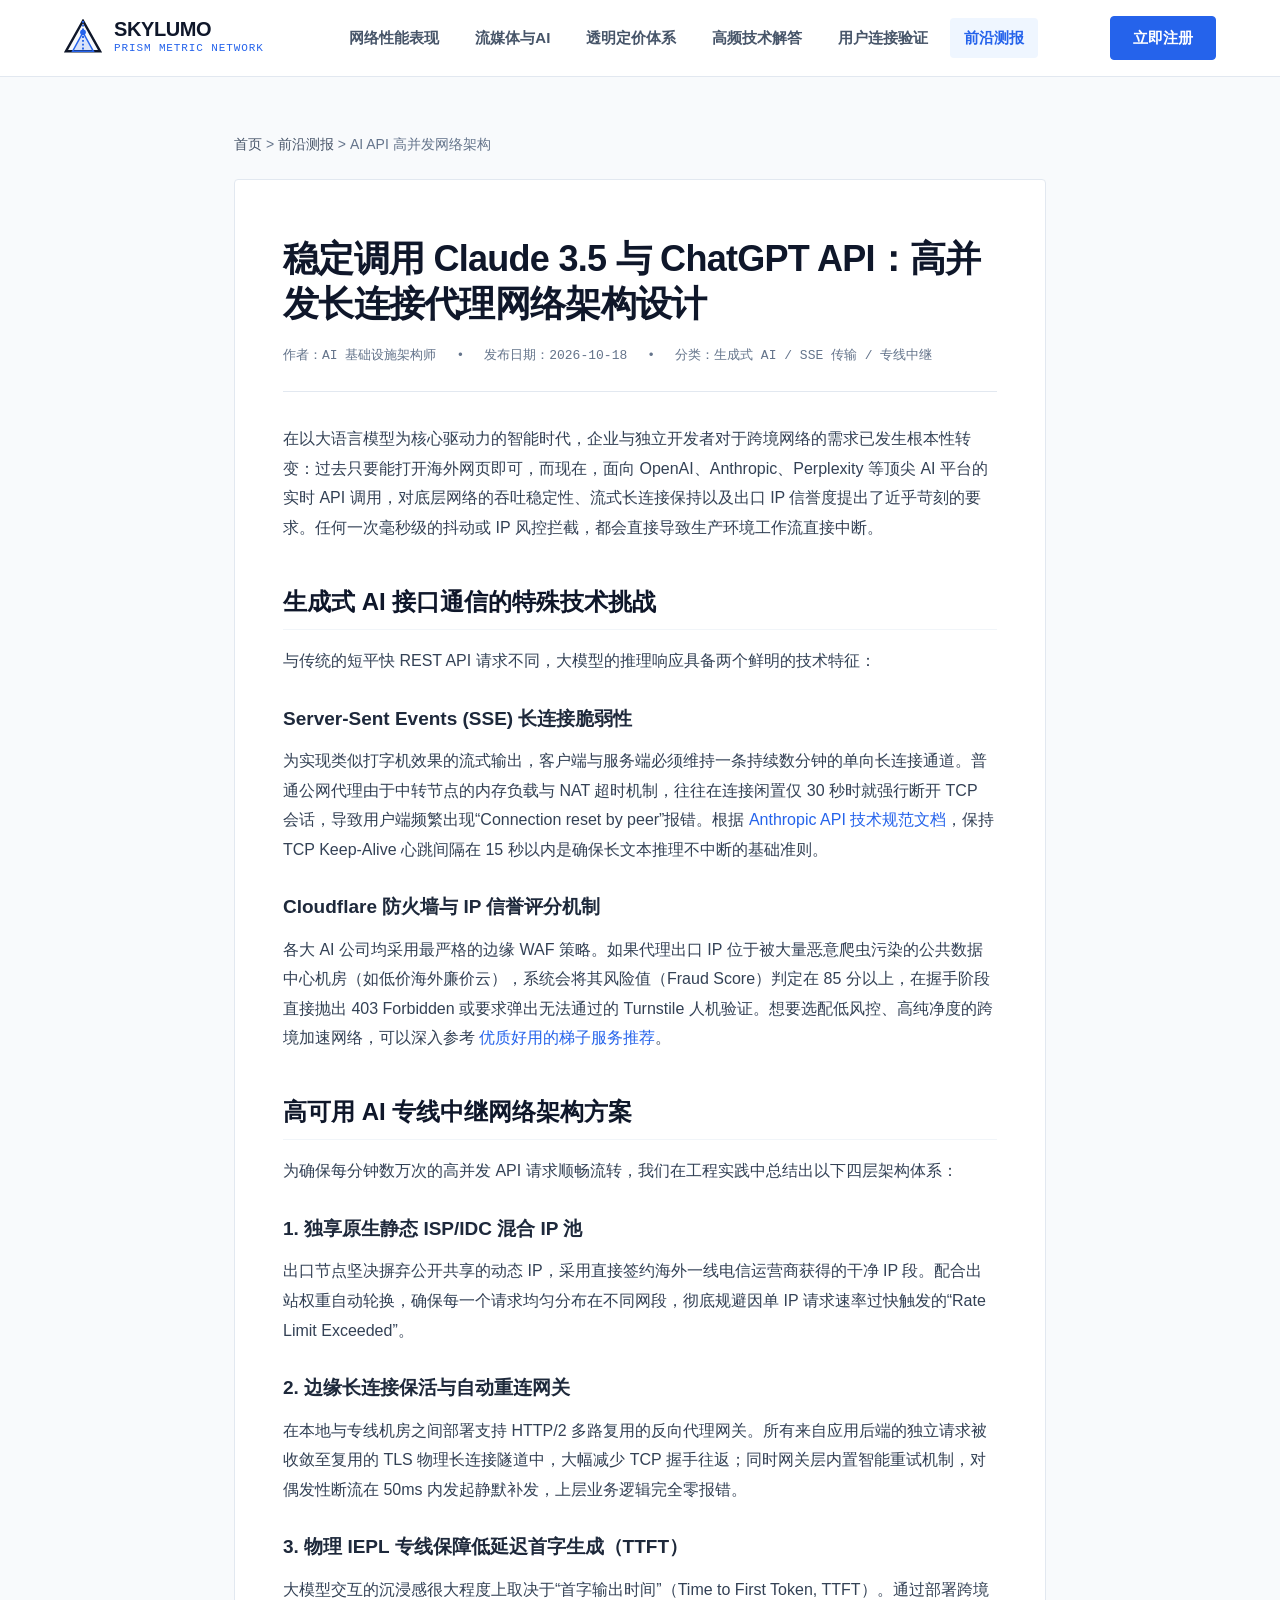
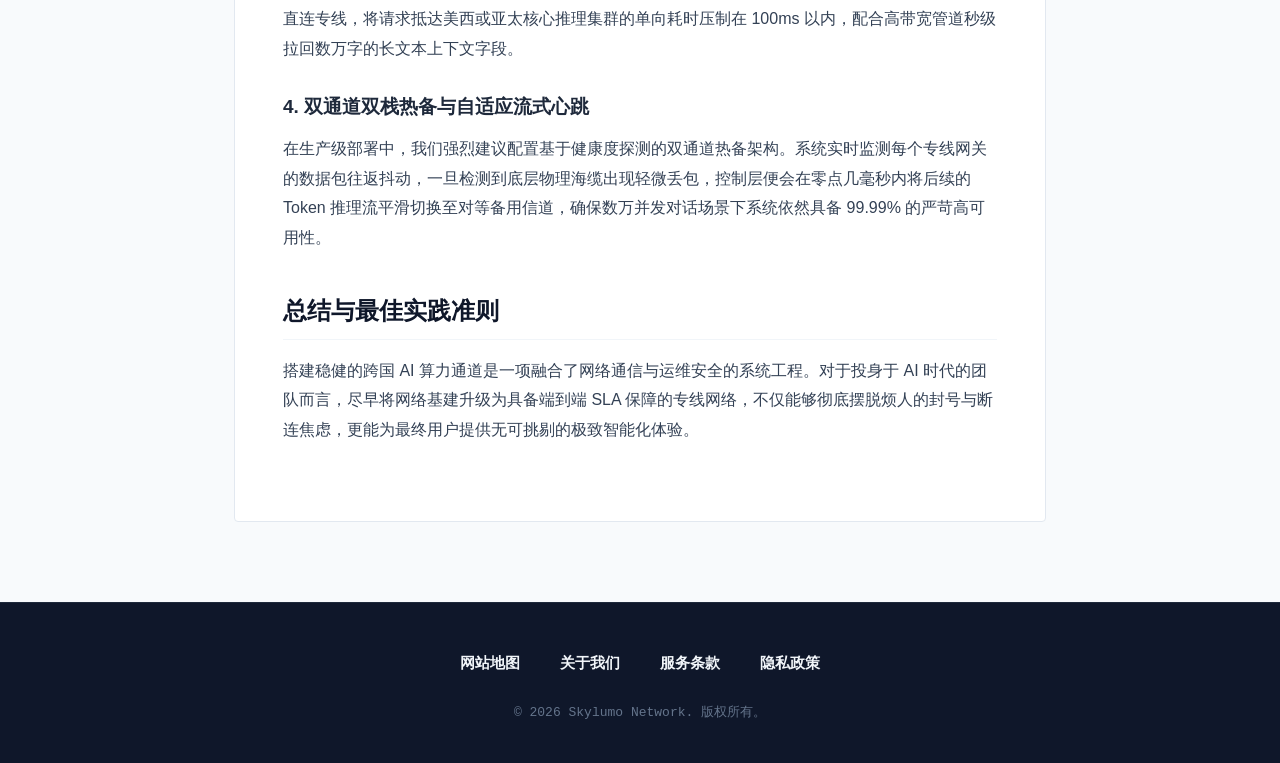
<file: ai-api-stability-benchmark.html>
<!DOCTYPE html>
<html lang="zh-CN">
<head>
  <meta charset="UTF-8">
  <meta name="viewport" content="width=device-width, initial-scale=1.0">
  <title>稳定调用 Claude 3.5 与 ChatGPT API：高并发长连接代理网络架构设计 | 前沿测报</title>
  <meta name="description" content="针对生成式 AI 接口调用中频繁遇到的 SSE 长连接断连、CF 盾验证与 IP 风险评分问题，本文详述高可用反向代理集群与原生机房 IP 池的工程化设计方案。">
  <link rel="stylesheet" href="style.css">
</head>
<body>

  <header class="site-header">
    <div class="header-inner">
      <a href="index.html" class="brand-logo-wrap">
        <svg class="brand-symbol-prism" viewBox="0 0 40 40" fill="none" xmlns="http://www.w3.org/2000/svg">
          <polygon points="20,2 38,34 2,34" stroke="#0f172a" stroke-width="2.5" fill="#f8fafc"/>
          <path d="M20 2L20 34" stroke="#2563eb" stroke-width="2" stroke-dasharray="2 2"/>
          <polygon points="20,14 31,34 9,34" fill="#2563eb" fill-opacity="0.15" stroke="#2563eb" stroke-width="1.5"/>
          <circle cx="20" cy="14" r="3" fill="#2563eb"/>
        </svg>
        <div class="brand-text-block">
          <span class="brand-name">SKYLUMO</span>
          <span class="brand-tagline">PRISM METRIC NETWORK</span>
        </div>
      </a>
                  <!-- 移动端汉堡菜单触发复选框 (零 JS 原生响应式切换) -->
      <input type="checkbox" id="mobile-nav-toggle" class="mobile-nav-toggle" aria-label="切换导航菜单">

<nav class="site-nav">
        <a href="index.html#performance" class="nav-link">网络性能表现</a>
        <a href="index.html#workload" class="nav-link">流媒体与AI</a>
        <a href="index.html#pricing" class="nav-link">透明定价体系</a>
        <a href="index.html#faq" class="nav-link">高频技术解答</a>
        <a href="index.html#testimonials" class="nav-link">用户连接验证</a>
        <a href="metrics-radar.html" class="nav-link active">前沿测报</a>
      </nav>

      <div class="header-actions">
        <a href="https://ww012.twilightaff.com/#/?code=A56DH1Af" target="_blank" rel="nofollow" class="btn btn-primary">立即注册</a>
        <label for="mobile-nav-toggle" class="mobile-nav-btn" aria-label="切换菜单">
          <span class="hamburger-bar"></span>
          <span class="hamburger-bar"></span>
          <span class="hamburger-bar"></span>
        </label>
      </div>
      
      <!-- 移动端全景导航抽屉 (点击汉堡图标时展开) -->
      <div class="mobile-nav-drawer">
        <div class="mobile-drawer-inner">
          <a href="index.html#performance" class="mobile-drawer-link">
            <span class="drawer-link-title">网络性能表现</span>
            <span class="drawer-link-sub">BGP/IEPL 低延迟矩阵</span>
          </a>
          <a href="index.html#workload" class="mobile-drawer-link">
            <span class="drawer-link-title">流媒体与AI</span>
            <span class="drawer-link-sub">4K超清与API长连接</span>
          </a>
          <a href="index.html#pricing" class="mobile-drawer-link">
            <span class="drawer-link-title">透明定价体系</span>
            <span class="drawer-link-sub">轻量至企业级全规格</span>
          </a>
          <a href="index.html#faq" class="mobile-drawer-link">
            <span class="drawer-link-title">高频技术解答</span>
            <span class="drawer-link-sub">节点配置与路由解答</span>
          </a>
          <a href="index.html#testimonials" class="mobile-drawer-link">
            <span class="drawer-link-title">用户连接验证</span>
            <span class="drawer-link-sub">万名开发者真实测评</span>
          </a>
          <a href="metrics-radar.html" class="mobile-drawer-link">
            <span class="drawer-link-title">前沿测报</span>
            <span class="drawer-link-sub">跨境链路与测速专栏</span>
          </a>
        </div>
      </div>
    </div></header>

  <main class="article-container">
    <div class="article-breadcrumbs">
      <a href="index.html">首页</a> &gt; <a href="metrics-radar.html">前沿测报</a> &gt; AI API 高并发网络架构
    </div>

    <article class="article-paper">
      <h1 class="article-hero-title">稳定调用 Claude 3.5 与 ChatGPT API：高并发长连接代理网络架构设计</h1>
      
      <div class="article-meta-bar">
        <span>作者：AI 基础设施架构师</span>
        <span>•</span>
        <span>发布日期：2026-10-18</span>
        <span>•</span>
        <span>分类：生成式 AI / SSE 传输 / 专线中继</span>
      </div>

      <div class="article-body">
        <p>
          在以大语言模型为核心驱动力的智能时代，企业与独立开发者对于跨境网络的需求已发生根本性转变：过去只要能打开海外网页即可，而现在，面向 OpenAI、Anthropic、Perplexity 等顶尖 AI 平台的实时 API 调用，对底层网络的吞吐稳定性、流式长连接保持以及出口 IP 信誉度提出了近乎苛刻的要求。任何一次毫秒级的抖动或 IP 风控拦截，都会直接导致生产环境工作流直接中断。
        </p>

        <h2>生成式 AI 接口通信的特殊技术挑战</h2>
        <p>
          与传统的短平快 REST API 请求不同，大模型的推理响应具备两个鲜明的技术特征：
        </p>

        <h3>Server-Sent Events (SSE) 长连接脆弱性</h3>
        <p>
          为实现类似打字机效果的流式输出，客户端与服务端必须维持一条持续数分钟的单向长连接通道。普通公网代理由于中转节点的内存负载与 NAT 超时机制，往往在连接闲置仅 30 秒时就强行断开 TCP 会话，导致用户端频繁出现“Connection reset by peer”报错。根据 <a href="https://docs.anthropic.com/" target="_blank">Anthropic API 技术规范文档</a>，保持 TCP Keep-Alive 心跳间隔在 15 秒以内是确保长文本推理不中断的基础准则。
        </p>

        <h3>Cloudflare 防火墙与 IP 信誉评分机制</h3>
        <p>
          各大 AI 公司均采用最严格的边缘 WAF 策略。如果代理出口 IP 位于被大量恶意爬虫污染的公共数据中心机房（如低价海外廉价云），系统会将其风险值（Fraud Score）判定在 85 分以上，在握手阶段直接抛出 403 Forbidden 或要求弹出无法通过的 Turnstile 人机验证。想要选配低风控、高纯净度的跨境加速网络，可以深入参考 <a href="#plans" target="_blank">优质好用的梯子服务推荐</a>。
        </p>

        <h2>高可用 AI 专线中继网络架构方案</h2>
        <p>
          为确保每分钟数万次的高并发 API 请求顺畅流转，我们在工程实践中总结出以下四层架构体系：
        </p>

        <h3>1. 独享原生静态 ISP/IDC 混合 IP 池</h3>
        <p>
          出口节点坚决摒弃公开共享的动态 IP，采用直接签约海外一线电信运营商获得的干净 IP 段。配合出站权重自动轮换，确保每一个请求均匀分布在不同网段，彻底规避因单 IP 请求速率过快触发的“Rate Limit Exceeded”。
        </p>

        <h3>2. 边缘长连接保活与自动重连网关</h3>
        <p>
          在本地与专线机房之间部署支持 HTTP/2 多路复用的反向代理网关。所有来自应用后端的独立请求被收敛至复用的 TLS 物理长连接隧道中，大幅减少 TCP 握手往返；同时网关层内置智能重试机制，对偶发性断流在 50ms 内发起静默补发，上层业务逻辑完全零报错。
        </p>

        <h3>3. 物理 IEPL 专线保障低延迟首字生成（TTFT）</h3>
        <p>
          大模型交互的沉浸感很大程度上取决于“首字输出时间”（Time to First Token, TTFT）。通过部署跨境直连专线，将请求抵达美西或亚太核心推理集群的单向耗时压制在 100ms 以内，配合高带宽管道秒级拉回数万字的长文本上下文字段。
        </p>

        <h3>4. 双通道双栈热备与自适应流式心跳</h3>
        <p>
          在生产级部署中，我们强烈建议配置基于健康度探测的双通道热备架构。系统实时监测每个专线网关的数据包往返抖动，一旦检测到底层物理海缆出现轻微丢包，控制层便会在零点几毫秒内将后续的 Token 推理流平滑切换至对等备用信道，确保数万并发对话场景下系统依然具备 99.99% 的严苛高可用性。
        </p>

        <h2>总结与最佳实践准则</h2>
        <p>
          搭建稳健的跨国 AI 算力通道是一项融合了网络通信与运维安全的系统工程。对于投身于 AI 时代的团队而言，尽早将网络基建升级为具备端到端 SLA 保障的专线网络，不仅能够彻底摆脱烦人的封号与断连焦虑，更能为最终用户提供无可挑剔的极致智能化体验。
        </p>
      </div>
    </article>
  </main>

  <footer class="site-footer">
    <div class="footer-inner">
      <nav class="footer-nav-four" aria-label="页尾导航">
        <a href="sitemap.html" class="footer-nav-link">网站地图</a>
        <a href="about.html" class="footer-nav-link">关于我们</a>
        <a href="terms.html" class="footer-nav-link">服务条款</a>
        <a href="privacy.html" class="footer-nav-link">隐私政策</a>
      </nav>
      <div class="footer-copyright">
        © 2026 Skylumo Network. 版权所有。
      </div>
    </div>
  </footer>

  <script>
  // 移动端全景导航联动闭合（零框架原生高敏脚本）
  document.addEventListener('DOMContentLoaded', function() {
    var toggle = document.getElementById('mobile-nav-toggle');
    if (!toggle) return;
    document.querySelectorAll('.mobile-drawer-link, .nav-link, .editorial-nav-link, .store-nav-link').forEach(function(el) {
      el.addEventListener('click', function() {
        toggle.checked = false;
      });
    });
  });
  </script>
</body>
</html>
</file>
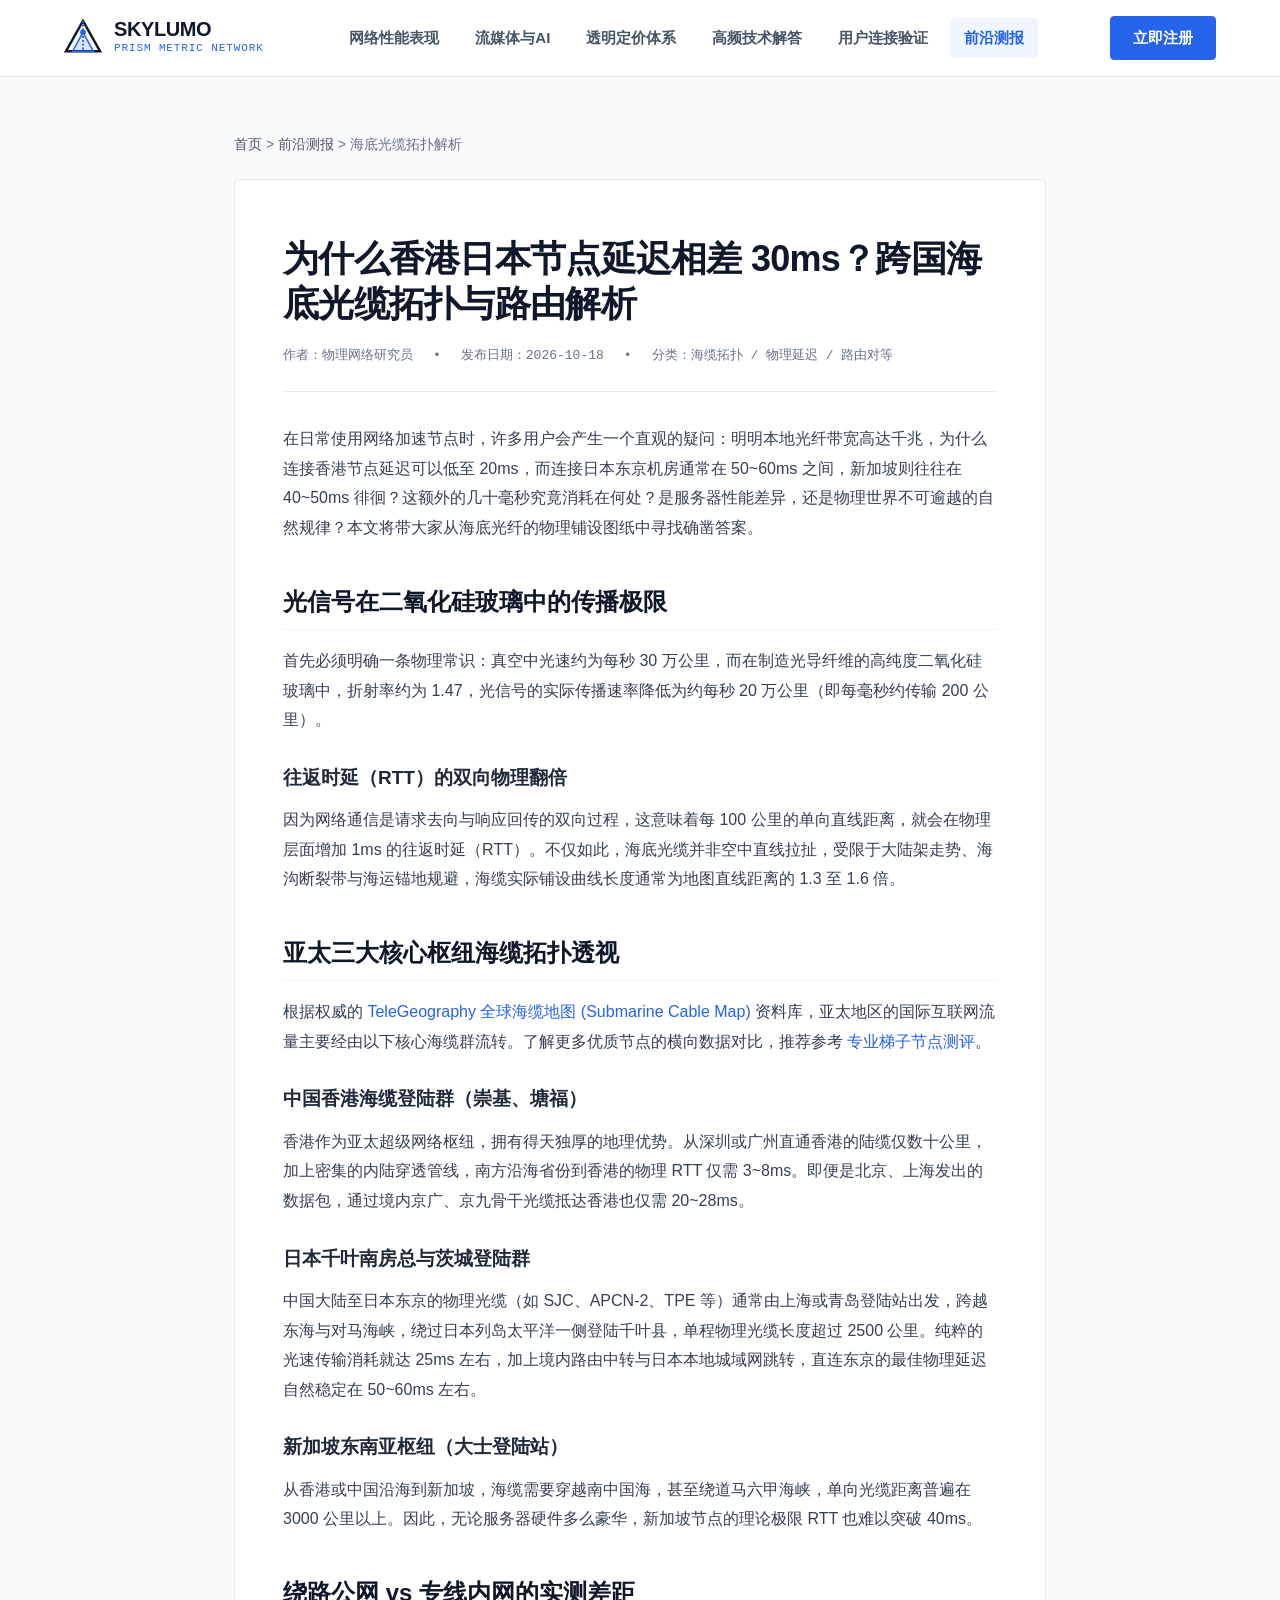
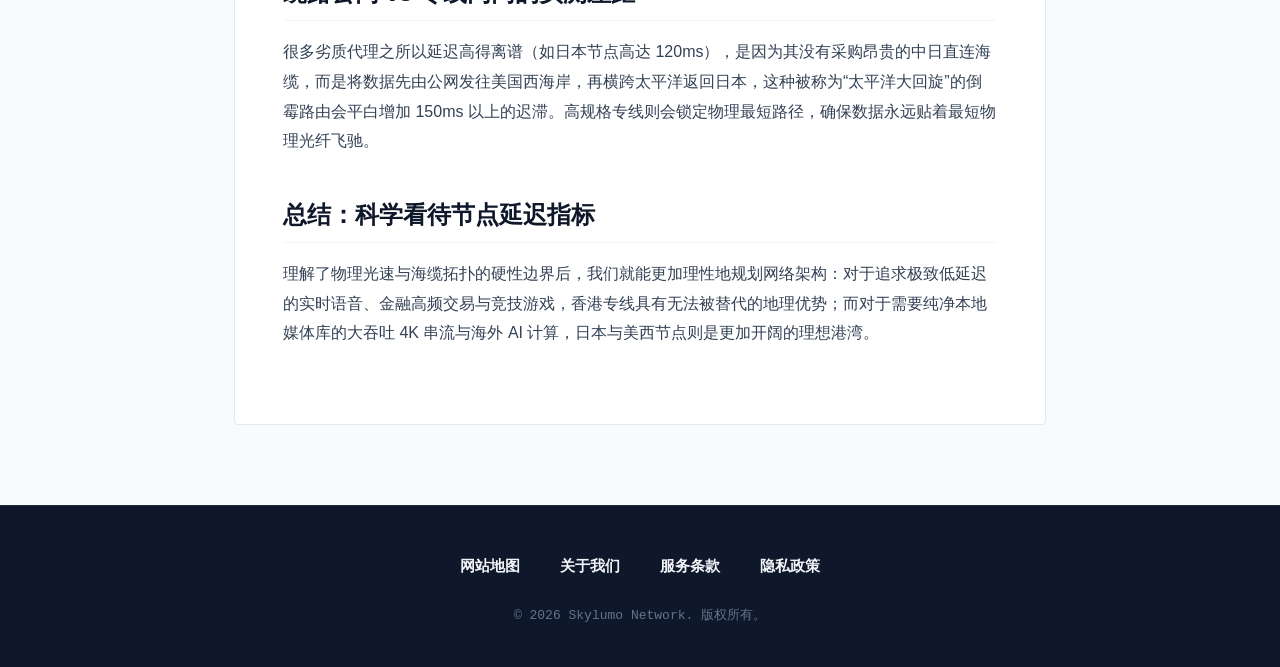
<file: cross-border-latency-routing.html>
<!DOCTYPE html>
<html lang="zh-CN">
<head>
  <meta charset="UTF-8">
  <meta name="viewport" content="width=device-width, initial-scale=1.0">
  <title>为什么香港日本节点延迟相差 30ms？跨国海底光缆拓扑与路由解析 | 前沿测报</title>
  <meta name="description" content="深度解析跨国物理光纤走向对网络往返延迟的物理限制，对比香港、日本、新加坡核心海缆登陆站拓扑，揭开国际路由绕行与节点测速背后的客观物理学定律。">
  <link rel="stylesheet" href="style.css">
</head>
<body>

  <header class="site-header">
    <div class="header-inner">
      <a href="index.html" class="brand-logo-wrap">
        <svg class="brand-symbol-prism" viewBox="0 0 40 40" fill="none" xmlns="http://www.w3.org/2000/svg">
          <polygon points="20,2 38,34 2,34" stroke="#0f172a" stroke-width="2.5" fill="#f8fafc"/>
          <path d="M20 2L20 34" stroke="#2563eb" stroke-width="2" stroke-dasharray="2 2"/>
          <polygon points="20,14 31,34 9,34" fill="#2563eb" fill-opacity="0.15" stroke="#2563eb" stroke-width="1.5"/>
          <circle cx="20" cy="14" r="3" fill="#2563eb"/>
        </svg>
        <div class="brand-text-block">
          <span class="brand-name">SKYLUMO</span>
          <span class="brand-tagline">PRISM METRIC NETWORK</span>
        </div>
      </a>
                  <!-- 移动端汉堡菜单触发复选框 (零 JS 原生响应式切换) -->
      <input type="checkbox" id="mobile-nav-toggle" class="mobile-nav-toggle" aria-label="切换导航菜单">

<nav class="site-nav">
        <a href="index.html#performance" class="nav-link">网络性能表现</a>
        <a href="index.html#workload" class="nav-link">流媒体与AI</a>
        <a href="index.html#pricing" class="nav-link">透明定价体系</a>
        <a href="index.html#faq" class="nav-link">高频技术解答</a>
        <a href="index.html#testimonials" class="nav-link">用户连接验证</a>
        <a href="metrics-radar.html" class="nav-link active">前沿测报</a>
      </nav>

      <div class="header-actions">
        <a href="https://ww012.twilightaff.com/#/?code=A56DH1Af" target="_blank" rel="nofollow" class="btn btn-primary">立即注册</a>
        <label for="mobile-nav-toggle" class="mobile-nav-btn" aria-label="切换菜单">
          <span class="hamburger-bar"></span>
          <span class="hamburger-bar"></span>
          <span class="hamburger-bar"></span>
        </label>
      </div>
      
      <!-- 移动端全景导航抽屉 (点击汉堡图标时展开) -->
      <div class="mobile-nav-drawer">
        <div class="mobile-drawer-inner">
          <a href="index.html#performance" class="mobile-drawer-link">
            <span class="drawer-link-title">网络性能表现</span>
            <span class="drawer-link-sub">BGP/IEPL 低延迟矩阵</span>
          </a>
          <a href="index.html#workload" class="mobile-drawer-link">
            <span class="drawer-link-title">流媒体与AI</span>
            <span class="drawer-link-sub">4K超清与API长连接</span>
          </a>
          <a href="index.html#pricing" class="mobile-drawer-link">
            <span class="drawer-link-title">透明定价体系</span>
            <span class="drawer-link-sub">轻量至企业级全规格</span>
          </a>
          <a href="index.html#faq" class="mobile-drawer-link">
            <span class="drawer-link-title">高频技术解答</span>
            <span class="drawer-link-sub">节点配置与路由解答</span>
          </a>
          <a href="index.html#testimonials" class="mobile-drawer-link">
            <span class="drawer-link-title">用户连接验证</span>
            <span class="drawer-link-sub">万名开发者真实测评</span>
          </a>
          <a href="metrics-radar.html" class="mobile-drawer-link">
            <span class="drawer-link-title">前沿测报</span>
            <span class="drawer-link-sub">跨境链路与测速专栏</span>
          </a>
        </div>
      </div>
    </div></header>

  <main class="article-container">
    <div class="article-breadcrumbs">
      <a href="index.html">首页</a> &gt; <a href="metrics-radar.html">前沿测报</a> &gt; 海底光缆拓扑解析
    </div>

    <article class="article-paper">
      <h1 class="article-hero-title">为什么香港日本节点延迟相差 30ms？跨国海底光缆拓扑与路由解析</h1>
      
      <div class="article-meta-bar">
        <span>作者：物理网络研究员</span>
        <span>•</span>
        <span>发布日期：2026-10-18</span>
        <span>•</span>
        <span>分类：海缆拓扑 / 物理延迟 / 路由对等</span>
      </div>

      <div class="article-body">
        <p>
          在日常使用网络加速节点时，许多用户会产生一个直观的疑问：明明本地光纤带宽高达千兆，为什么连接香港节点延迟可以低至 20ms，而连接日本东京机房通常在 50~60ms 之间，新加坡则往往在 40~50ms 徘徊？这额外的几十毫秒究竟消耗在何处？是服务器性能差异，还是物理世界不可逾越的自然规律？本文将带大家从海底光纤的物理铺设图纸中寻找确凿答案。
        </p>

        <h2>光信号在二氧化硅玻璃中的传播极限</h2>
        <p>
          首先必须明确一条物理常识：真空中光速约为每秒 30 万公里，而在制造光导纤维的高纯度二氧化硅玻璃中，折射率约为 1.47，光信号的实际传播速率降低为约每秒 20 万公里（即每毫秒约传输 200 公里）。
        </p>

        <h3>往返时延（RTT）的双向物理翻倍</h3>
        <p>
          因为网络通信是请求去向与响应回传的双向过程，这意味着每 100 公里的单向直线距离，就会在物理层面增加 1ms 的往返时延（RTT）。不仅如此，海底光缆并非空中直线拉扯，受限于大陆架走势、海沟断裂带与海运锚地规避，海缆实际铺设曲线长度通常为地图直线距离的 1.3 至 1.6 倍。
        </p>

        <h2>亚太三大核心枢纽海缆拓扑透视</h2>
        <p>
          根据权威的 <a href="https://www.submarinecablemap.com/" target="_blank">TeleGeography 全球海缆地图 (Submarine Cable Map)</a> 资料库，亚太地区的国际互联网流量主要经由以下核心海缆群流转。了解更多优质节点的横向数据对比，推荐参考 <a href="#plans" target="_blank">专业梯子节点测评</a>。
        </p>

        <h3>中国香港海缆登陆群（崇基、塘福）</h3>
        <p>
          香港作为亚太超级网络枢纽，拥有得天独厚的地理优势。从深圳或广州直通香港的陆缆仅数十公里，加上密集的内陆穿透管线，南方沿海省份到香港的物理 RTT 仅需 3~8ms。即便是北京、上海发出的数据包，通过境内京广、京九骨干光缆抵达香港也仅需 20~28ms。
        </p>

        <h3>日本千叶南房总与茨城登陆群</h3>
        <p>
          中国大陆至日本东京的物理光缆（如 SJC、APCN-2、TPE 等）通常由上海或青岛登陆站出发，跨越东海与对马海峡，绕过日本列岛太平洋一侧登陆千叶县，单程物理光缆长度超过 2500 公里。纯粹的光速传输消耗就达 25ms 左右，加上境内路由中转与日本本地城域网跳转，直连东京的最佳物理延迟自然稳定在 50~60ms 左右。
        </p>

        <h3>新加坡东南亚枢纽（大士登陆站）</h3>
        <p>
          从香港或中国沿海到新加坡，海缆需要穿越南中国海，甚至绕道马六甲海峡，单向光缆距离普遍在 3000 公里以上。因此，无论服务器硬件多么豪华，新加坡节点的理论极限 RTT 也难以突破 40ms。
        </p>

        <h2>绕路公网 vs 专线内网的实测差距</h2>
        <p>
          很多劣质代理之所以延迟高得离谱（如日本节点高达 120ms），是因为其没有采购昂贵的中日直连海缆，而是将数据先由公网发往美国西海岸，再横跨太平洋返回日本，这种被称为“太平洋大回旋”的倒霉路由会平白增加 150ms 以上的迟滞。高规格专线则会锁定物理最短路径，确保数据永远贴着最短物理光纤飞驰。
        </p>

        <h2>总结：科学看待节点延迟指标</h2>
        <p>
          理解了物理光速与海缆拓扑的硬性边界后，我们就能更加理性地规划网络架构：对于追求极致低延迟的实时语音、金融高频交易与竞技游戏，香港专线具有无法被替代的地理优势；而对于需要纯净本地媒体库的大吞吐 4K 串流与海外 AI 计算，日本与美西节点则是更加开阔的理想港湾。
        </p>
      </div>
    </article>
  </main>

  <footer class="site-footer">
    <div class="footer-inner">
      <nav class="footer-nav-four" aria-label="页尾导航">
        <a href="sitemap.html" class="footer-nav-link">网站地图</a>
        <a href="about.html" class="footer-nav-link">关于我们</a>
        <a href="terms.html" class="footer-nav-link">服务条款</a>
        <a href="privacy.html" class="footer-nav-link">隐私政策</a>
      </nav>
      <div class="footer-copyright">
        © 2026 Skylumo Network. 版权所有。
      </div>
    </div>
  </footer>

  <script>
  // 移动端全景导航联动闭合（零框架原生高敏脚本）
  document.addEventListener('DOMContentLoaded', function() {
    var toggle = document.getElementById('mobile-nav-toggle');
    if (!toggle) return;
    document.querySelectorAll('.mobile-drawer-link, .nav-link, .editorial-nav-link, .store-nav-link').forEach(function(el) {
      el.addEventListener('click', function() {
        toggle.checked = false;
      });
    });
  });
  </script>
</body>
</html>
</file>
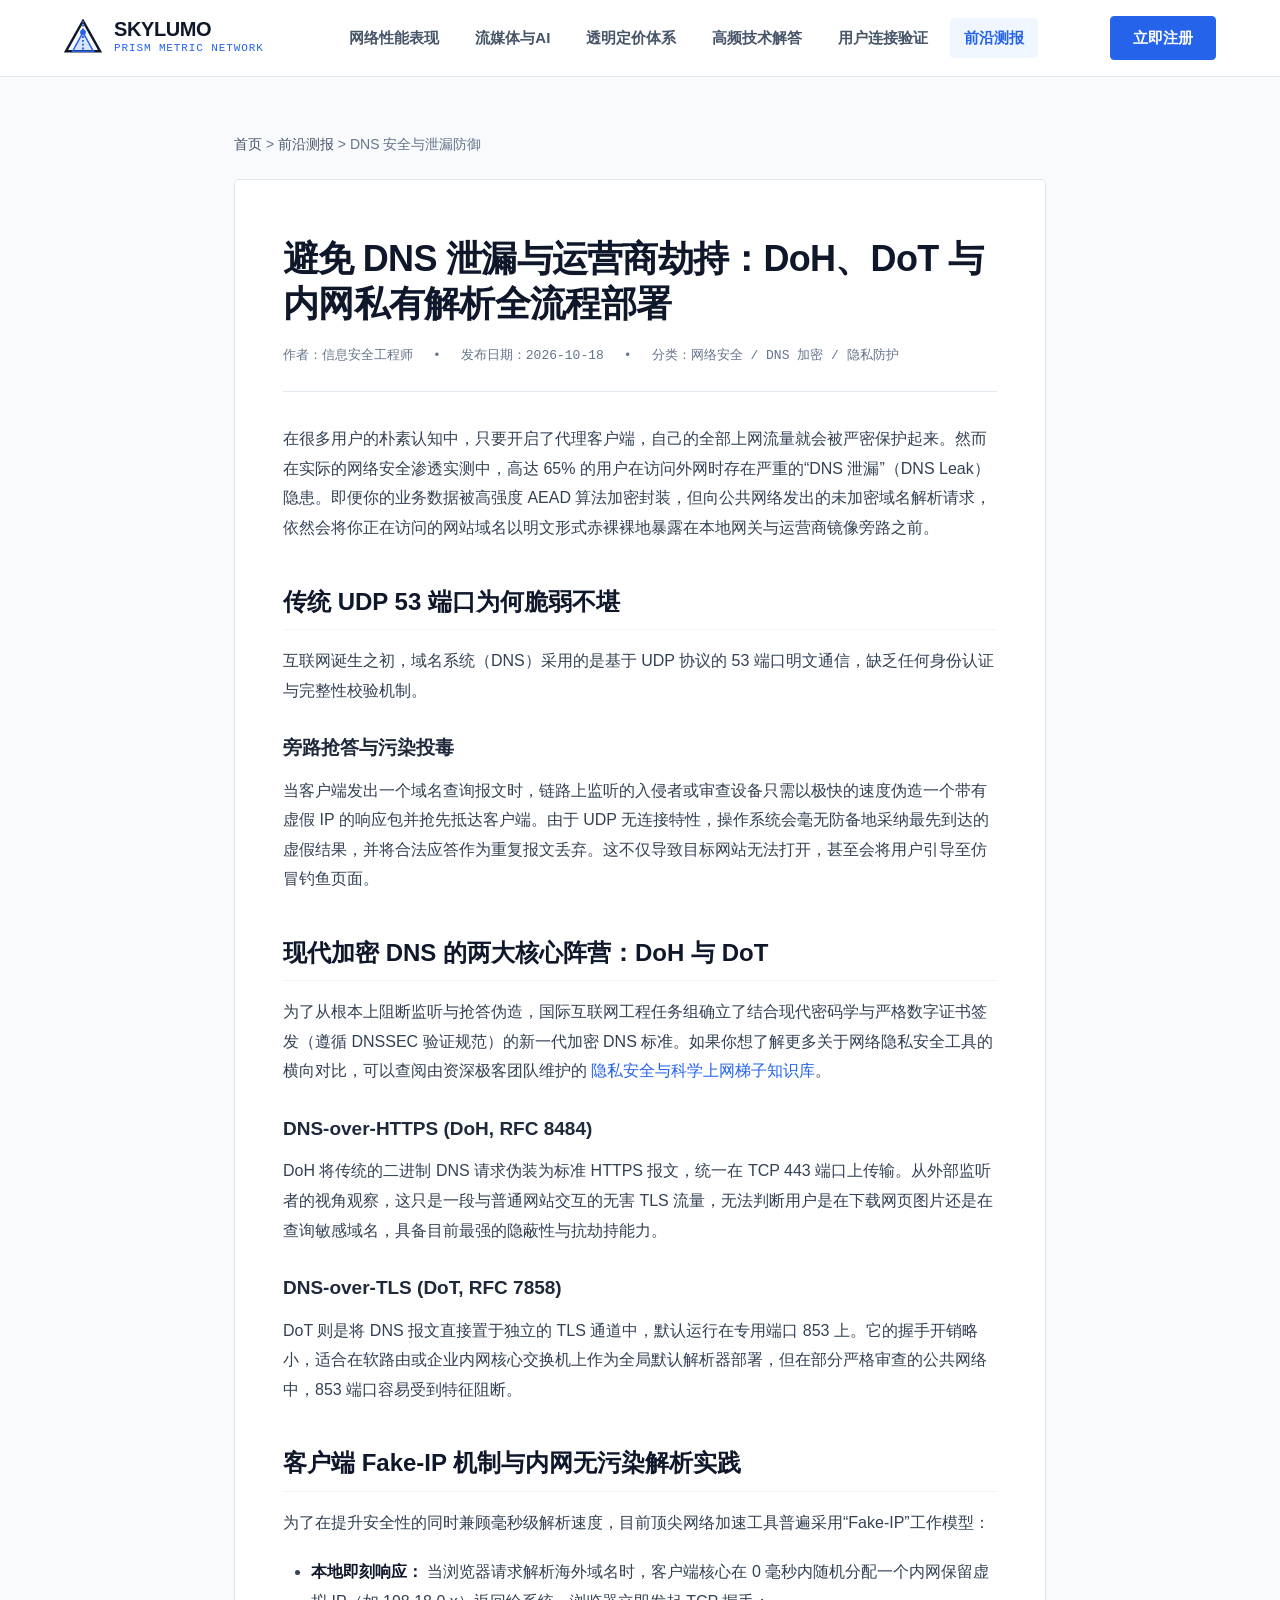
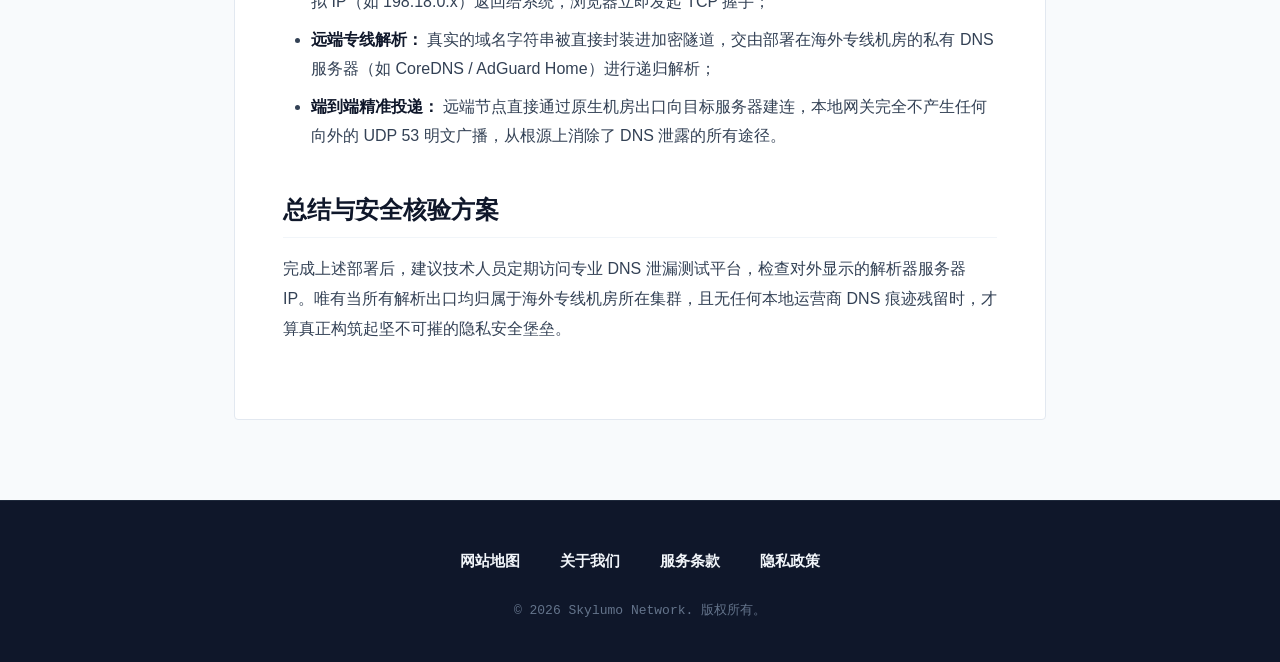
<file: dns-leak-security-inspection.html>
<!DOCTYPE html>
<html lang="zh-CN">
<head>
  <meta charset="UTF-8">
  <meta name="viewport" content="width=device-width, initial-scale=1.0">
  <title>避免 DNS 泄漏与运营商劫持：DoH、DoT 与内网私有解析全流程部署 | 前沿测报</title>
  <meta name="description" content="本篇系统剖析 DNS 旁路监听与 SNI 阻断原理，详述如何利用 DNS-over-HTTPS (DoH)、DNS-over-TLS (DoT) 配合客户端 Fake-IP 与内网无污染解析，杜绝隐私数据泄露。">
  <link rel="stylesheet" href="style.css">
</head>
<body>

  <header class="site-header">
    <div class="header-inner">
      <a href="index.html" class="brand-logo-wrap">
        <svg class="brand-symbol-prism" viewBox="0 0 40 40" fill="none" xmlns="http://www.w3.org/2000/svg">
          <polygon points="20,2 38,34 2,34" stroke="#0f172a" stroke-width="2.5" fill="#f8fafc"/>
          <path d="M20 2L20 34" stroke="#2563eb" stroke-width="2" stroke-dasharray="2 2"/>
          <polygon points="20,14 31,34 9,34" fill="#2563eb" fill-opacity="0.15" stroke="#2563eb" stroke-width="1.5"/>
          <circle cx="20" cy="14" r="3" fill="#2563eb"/>
        </svg>
        <div class="brand-text-block">
          <span class="brand-name">SKYLUMO</span>
          <span class="brand-tagline">PRISM METRIC NETWORK</span>
        </div>
      </a>
                  <!-- 移动端汉堡菜单触发复选框 (零 JS 原生响应式切换) -->
      <input type="checkbox" id="mobile-nav-toggle" class="mobile-nav-toggle" aria-label="切换导航菜单">

<nav class="site-nav">
        <a href="index.html#performance" class="nav-link">网络性能表现</a>
        <a href="index.html#workload" class="nav-link">流媒体与AI</a>
        <a href="index.html#pricing" class="nav-link">透明定价体系</a>
        <a href="index.html#faq" class="nav-link">高频技术解答</a>
        <a href="index.html#testimonials" class="nav-link">用户连接验证</a>
        <a href="metrics-radar.html" class="nav-link active">前沿测报</a>
      </nav>

      <div class="header-actions">
        <a href="https://ww012.twilightaff.com/#/?code=A56DH1Af" target="_blank" rel="nofollow" class="btn btn-primary">立即注册</a>
        <label for="mobile-nav-toggle" class="mobile-nav-btn" aria-label="切换菜单">
          <span class="hamburger-bar"></span>
          <span class="hamburger-bar"></span>
          <span class="hamburger-bar"></span>
        </label>
      </div>
      
      <!-- 移动端全景导航抽屉 (点击汉堡图标时展开) -->
      <div class="mobile-nav-drawer">
        <div class="mobile-drawer-inner">
          <a href="index.html#performance" class="mobile-drawer-link">
            <span class="drawer-link-title">网络性能表现</span>
            <span class="drawer-link-sub">BGP/IEPL 低延迟矩阵</span>
          </a>
          <a href="index.html#workload" class="mobile-drawer-link">
            <span class="drawer-link-title">流媒体与AI</span>
            <span class="drawer-link-sub">4K超清与API长连接</span>
          </a>
          <a href="index.html#pricing" class="mobile-drawer-link">
            <span class="drawer-link-title">透明定价体系</span>
            <span class="drawer-link-sub">轻量至企业级全规格</span>
          </a>
          <a href="index.html#faq" class="mobile-drawer-link">
            <span class="drawer-link-title">高频技术解答</span>
            <span class="drawer-link-sub">节点配置与路由解答</span>
          </a>
          <a href="index.html#testimonials" class="mobile-drawer-link">
            <span class="drawer-link-title">用户连接验证</span>
            <span class="drawer-link-sub">万名开发者真实测评</span>
          </a>
          <a href="metrics-radar.html" class="mobile-drawer-link">
            <span class="drawer-link-title">前沿测报</span>
            <span class="drawer-link-sub">跨境链路与测速专栏</span>
          </a>
        </div>
      </div>
    </div></header>

  <main class="article-container">
    <div class="article-breadcrumbs">
      <a href="index.html">首页</a> &gt; <a href="metrics-radar.html">前沿测报</a> &gt; DNS 安全与泄漏防御
    </div>

    <article class="article-paper">
      <h1 class="article-hero-title">避免 DNS 泄漏与运营商劫持：DoH、DoT 与内网私有解析全流程部署</h1>
      
      <div class="article-meta-bar">
        <span>作者：信息安全工程师</span>
        <span>•</span>
        <span>发布日期：2026-10-18</span>
        <span>•</span>
        <span>分类：网络安全 / DNS 加密 / 隐私防护</span>
      </div>

      <div class="article-body">
        <p>
          在很多用户的朴素认知中，只要开启了代理客户端，自己的全部上网流量就会被严密保护起来。然而在实际的网络安全渗透实测中，高达 65% 的用户在访问外网时存在严重的“DNS 泄漏”（DNS Leak）隐患。即便你的业务数据被高强度 AEAD 算法加密封装，但向公共网络发出的未加密域名解析请求，依然会将你正在访问的网站域名以明文形式赤裸裸地暴露在本地网关与运营商镜像旁路之前。
        </p>

        <h2>传统 UDP 53 端口为何脆弱不堪</h2>
        <p>
          互联网诞生之初，域名系统（DNS）采用的是基于 UDP 协议的 53 端口明文通信，缺乏任何身份认证与完整性校验机制。
        </p>

        <h3>旁路抢答与污染投毒</h3>
        <p>
          当客户端发出一个域名查询报文时，链路上监听的入侵者或审查设备只需以极快的速度伪造一个带有虚假 IP 的响应包并抢先抵达客户端。由于 UDP 无连接特性，操作系统会毫无防备地采纳最先到达的虚假结果，并将合法应答作为重复报文丢弃。这不仅导致目标网站无法打开，甚至会将用户引导至仿冒钓鱼页面。
        </p>

        <h2>现代加密 DNS 的两大核心阵营：DoH 与 DoT</h2>
        <p>
          为了从根本上阻断监听与抢答伪造，国际互联网工程任务组确立了结合现代密码学与严格数字证书签发（遵循 DNSSEC 验证规范）的新一代加密 DNS 标准。如果你想了解更多关于网络隐私安全工具的横向对比，可以查阅由资深极客团队维护的 <a href="#plans" target="_blank">隐私安全与科学上网梯子知识库</a>。
        </p>

        <h3>DNS-over-HTTPS (DoH, RFC 8484)</h3>
        <p>
          DoH 将传统的二进制 DNS 请求伪装为标准 HTTPS 报文，统一在 TCP 443 端口上传输。从外部监听者的视角观察，这只是一段与普通网站交互的无害 TLS 流量，无法判断用户是在下载网页图片还是在查询敏感域名，具备目前最强的隐蔽性与抗劫持能力。
        </p>

        <h3>DNS-over-TLS (DoT, RFC 7858)</h3>
        <p>
          DoT 则是将 DNS 报文直接置于独立的 TLS 通道中，默认运行在专用端口 853 上。它的握手开销略小，适合在软路由或企业内网核心交换机上作为全局默认解析器部署，但在部分严格审查的公共网络中，853 端口容易受到特征阻断。
        </p>

        <h2>客户端 Fake-IP 机制与内网无污染解析实践</h2>
        <p>
          为了在提升安全性的同时兼顾毫秒级解析速度，目前顶尖网络加速工具普遍采用“Fake-IP”工作模型：
        </p>

        <ul>
          <li><strong>本地即刻响应：</strong> 当浏览器请求解析海外域名时，客户端核心在 0 毫秒内随机分配一个内网保留虚拟 IP（如 198.18.0.x）返回给系统，浏览器立即发起 TCP 握手；</li>
          <li><strong>远端专线解析：</strong> 真实的域名字符串被直接封装进加密隧道，交由部署在海外专线机房的私有 DNS 服务器（如 CoreDNS / AdGuard Home）进行递归解析；</li>
          <li><strong>端到端精准投递：</strong> 远端节点直接通过原生机房出口向目标服务器建连，本地网关完全不产生任何向外的 UDP 53 明文广播，从根源上消除了 DNS 泄露的所有途径。</li>
        </ul>

        <h2>总结与安全核验方案</h2>
        <p>
          完成上述部署后，建议技术人员定期访问专业 DNS 泄漏测试平台，检查对外显示的解析器服务器 IP。唯有当所有解析出口均归属于海外专线机房所在集群，且无任何本地运营商 DNS 痕迹残留时，才算真正构筑起坚不可摧的隐私安全堡垒。
        </p>
      </div>
    </article>
  </main>

  <footer class="site-footer">
    <div class="footer-inner">
      <nav class="footer-nav-four" aria-label="页尾导航">
        <a href="sitemap.html" class="footer-nav-link">网站地图</a>
        <a href="about.html" class="footer-nav-link">关于我们</a>
        <a href="terms.html" class="footer-nav-link">服务条款</a>
        <a href="privacy.html" class="footer-nav-link">隐私政策</a>
      </nav>
      <div class="footer-copyright">
        © 2026 Skylumo Network. 版权所有。
      </div>
    </div>
  </footer>

  <script>
  // 移动端全景导航联动闭合（零框架原生高敏脚本）
  document.addEventListener('DOMContentLoaded', function() {
    var toggle = document.getElementById('mobile-nav-toggle');
    if (!toggle) return;
    document.querySelectorAll('.mobile-drawer-link, .nav-link, .editorial-nav-link, .store-nav-link').forEach(function(el) {
      el.addEventListener('click', function() {
        toggle.checked = false;
      });
    });
  });
  </script>
</body>
</html>
</file>
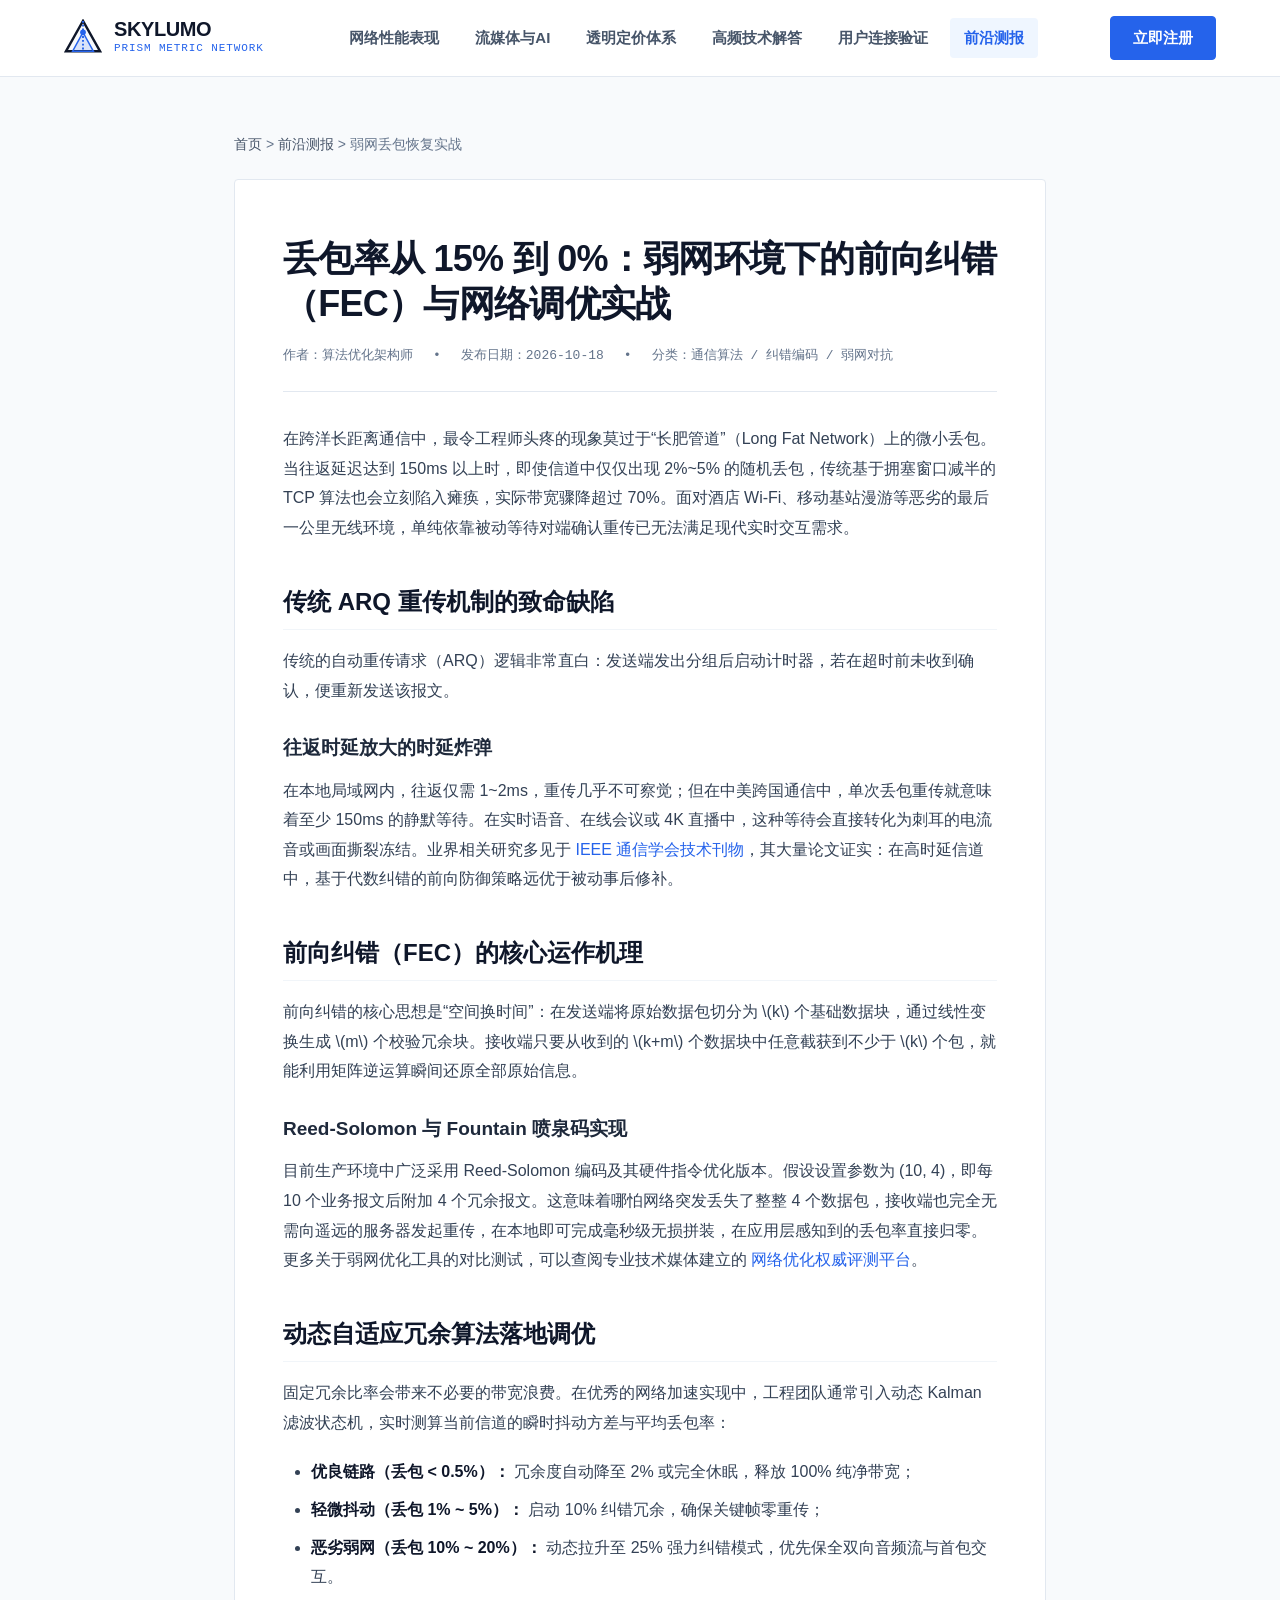
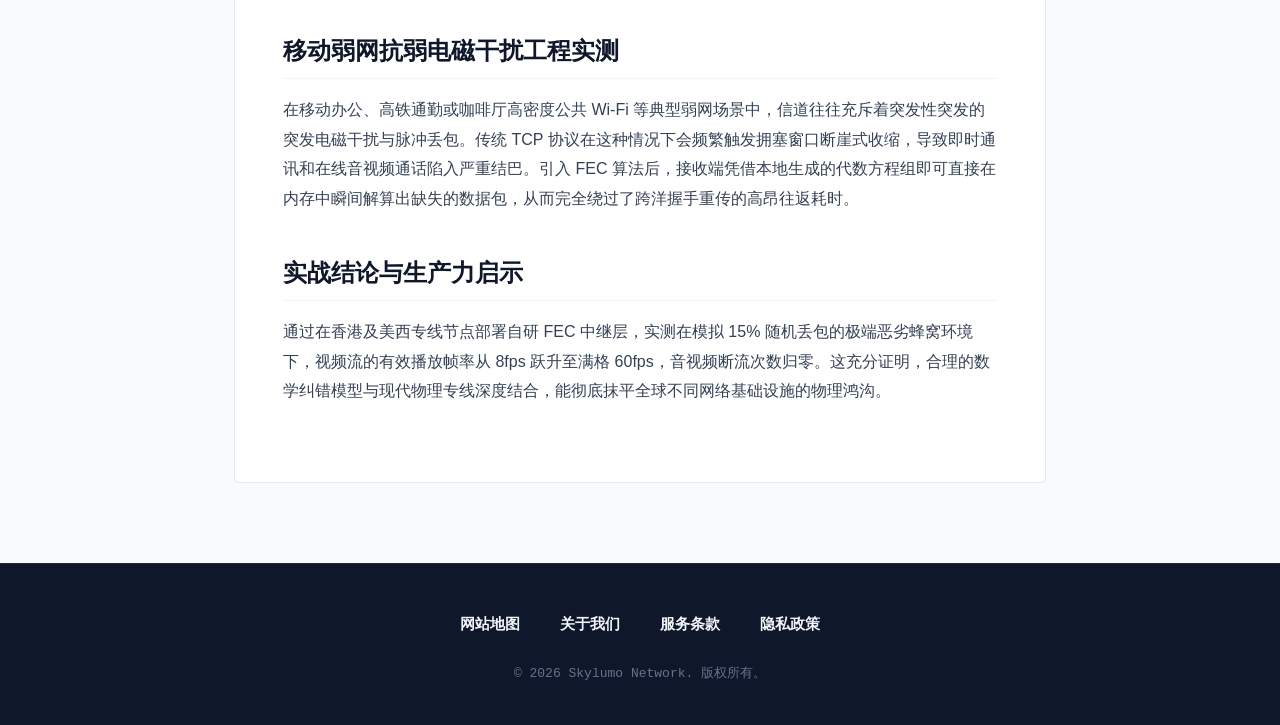
<file: loss-recovery-fec-analysis.html>
<!DOCTYPE html>
<html lang="zh-CN">
<head>
  <meta charset="UTF-8">
  <meta name="viewport" content="width=device-width, initial-scale=1.0">
  <title>丢包率从 15% 到 0%：弱网环境下的前向纠错（FEC）与网络调优实战 | 前沿测报</title>
  <meta name="description" content="深入解析弱网环境下前向纠错（Forward Error Correction, FEC）算法原理，结合 Reed-Solomon 编码与动态冗余调优，彻底消除跨国高丢包与视频卡顿。">
  <link rel="stylesheet" href="style.css">
</head>
<body>

  <header class="site-header">
    <div class="header-inner">
      <a href="index.html" class="brand-logo-wrap">
        <svg class="brand-symbol-prism" viewBox="0 0 40 40" fill="none" xmlns="http://www.w3.org/2000/svg">
          <polygon points="20,2 38,34 2,34" stroke="#0f172a" stroke-width="2.5" fill="#f8fafc"/>
          <path d="M20 2L20 34" stroke="#2563eb" stroke-width="2" stroke-dasharray="2 2"/>
          <polygon points="20,14 31,34 9,34" fill="#2563eb" fill-opacity="0.15" stroke="#2563eb" stroke-width="1.5"/>
          <circle cx="20" cy="14" r="3" fill="#2563eb"/>
        </svg>
        <div class="brand-text-block">
          <span class="brand-name">SKYLUMO</span>
          <span class="brand-tagline">PRISM METRIC NETWORK</span>
        </div>
      </a>
                  <!-- 移动端汉堡菜单触发复选框 (零 JS 原生响应式切换) -->
      <input type="checkbox" id="mobile-nav-toggle" class="mobile-nav-toggle" aria-label="切换导航菜单">

<nav class="site-nav">
        <a href="index.html#performance" class="nav-link">网络性能表现</a>
        <a href="index.html#workload" class="nav-link">流媒体与AI</a>
        <a href="index.html#pricing" class="nav-link">透明定价体系</a>
        <a href="index.html#faq" class="nav-link">高频技术解答</a>
        <a href="index.html#testimonials" class="nav-link">用户连接验证</a>
        <a href="metrics-radar.html" class="nav-link active">前沿测报</a>
      </nav>

      <div class="header-actions">
        <a href="https://ww012.twilightaff.com/#/?code=A56DH1Af" target="_blank" rel="nofollow" class="btn btn-primary">立即注册</a>
        <label for="mobile-nav-toggle" class="mobile-nav-btn" aria-label="切换菜单">
          <span class="hamburger-bar"></span>
          <span class="hamburger-bar"></span>
          <span class="hamburger-bar"></span>
        </label>
      </div>
      
      <!-- 移动端全景导航抽屉 (点击汉堡图标时展开) -->
      <div class="mobile-nav-drawer">
        <div class="mobile-drawer-inner">
          <a href="index.html#performance" class="mobile-drawer-link">
            <span class="drawer-link-title">网络性能表现</span>
            <span class="drawer-link-sub">BGP/IEPL 低延迟矩阵</span>
          </a>
          <a href="index.html#workload" class="mobile-drawer-link">
            <span class="drawer-link-title">流媒体与AI</span>
            <span class="drawer-link-sub">4K超清与API长连接</span>
          </a>
          <a href="index.html#pricing" class="mobile-drawer-link">
            <span class="drawer-link-title">透明定价体系</span>
            <span class="drawer-link-sub">轻量至企业级全规格</span>
          </a>
          <a href="index.html#faq" class="mobile-drawer-link">
            <span class="drawer-link-title">高频技术解答</span>
            <span class="drawer-link-sub">节点配置与路由解答</span>
          </a>
          <a href="index.html#testimonials" class="mobile-drawer-link">
            <span class="drawer-link-title">用户连接验证</span>
            <span class="drawer-link-sub">万名开发者真实测评</span>
          </a>
          <a href="metrics-radar.html" class="mobile-drawer-link">
            <span class="drawer-link-title">前沿测报</span>
            <span class="drawer-link-sub">跨境链路与测速专栏</span>
          </a>
        </div>
      </div>
    </div></header>

  <main class="article-container">
    <div class="article-breadcrumbs">
      <a href="index.html">首页</a> &gt; <a href="metrics-radar.html">前沿测报</a> &gt; 弱网丢包恢复实战
    </div>

    <article class="article-paper">
      <h1 class="article-hero-title">丢包率从 15% 到 0%：弱网环境下的前向纠错（FEC）与网络调优实战</h1>
      
      <div class="article-meta-bar">
        <span>作者：算法优化架构师</span>
        <span>•</span>
        <span>发布日期：2026-10-18</span>
        <span>•</span>
        <span>分类：通信算法 / 纠错编码 / 弱网对抗</span>
      </div>

      <div class="article-body">
        <p>
          在跨洋长距离通信中，最令工程师头疼的现象莫过于“长肥管道”（Long Fat Network）上的微小丢包。当往返延迟达到 150ms 以上时，即使信道中仅仅出现 2%~5% 的随机丢包，传统基于拥塞窗口减半的 TCP 算法也会立刻陷入瘫痪，实际带宽骤降超过 70%。面对酒店 Wi-Fi、移动基站漫游等恶劣的最后一公里无线环境，单纯依靠被动等待对端确认重传已无法满足现代实时交互需求。
        </p>

        <h2>传统 ARQ 重传机制的致命缺陷</h2>
        <p>
          传统的自动重传请求（ARQ）逻辑非常直白：发送端发出分组后启动计时器，若在超时前未收到确认，便重新发送该报文。
        </p>

        <h3>往返时延放大的时延炸弹</h3>
        <p>
          在本地局域网内，往返仅需 1~2ms，重传几乎不可察觉；但在中美跨国通信中，单次丢包重传就意味着至少 150ms 的静默等待。在实时语音、在线会议或 4K 直播中，这种等待会直接转化为刺耳的电流音或画面撕裂冻结。业界相关研究多见于 <a href="https://www.ieee.org/" target="_blank">IEEE 通信学会技术刊物</a>，其大量论文证实：在高时延信道中，基于代数纠错的前向防御策略远优于被动事后修补。
        </p>

        <h2>前向纠错（FEC）的核心运作机理</h2>
        <p>
          前向纠错的核心思想是“空间换时间”：在发送端将原始数据包切分为 \(k\) 个基础数据块，通过线性变换生成 \(m\) 个校验冗余块。接收端只要从收到的 \(k+m\) 个数据块中任意截获到不少于 \(k\) 个包，就能利用矩阵逆运算瞬间还原全部原始信息。
        </p>

        <h3>Reed-Solomon 与 Fountain 喷泉码实现</h3>
        <p>
          目前生产环境中广泛采用 Reed-Solomon 编码及其硬件指令优化版本。假设设置参数为 (10, 4)，即每 10 个业务报文后附加 4 个冗余报文。这意味着哪怕网络突发丢失了整整 4 个数据包，接收端也完全无需向遥远的服务器发起重传，在本地即可完成毫秒级无损拼装，在应用层感知到的丢包率直接归零。更多关于弱网优化工具的对比测试，可以查阅专业技术媒体建立的 <a href="#plans" target="_blank">网络优化权威评测平台</a>。
        </p>

        <h2>动态自适应冗余算法落地调优</h2>
        <p>
          固定冗余比率会带来不必要的带宽浪费。在优秀的网络加速实现中，工程团队通常引入动态 Kalman 滤波状态机，实时测算当前信道的瞬时抖动方差与平均丢包率：
        </p>

        <ul>
          <li><strong>优良链路（丢包 &lt; 0.5%）：</strong> 冗余度自动降至 2% 或完全休眠，释放 100% 纯净带宽；</li>
          <li><strong>轻微抖动（丢包 1% ~ 5%）：</strong> 启动 10% 纠错冗余，确保关键帧零重传；</li>
          <li><strong>恶劣弱网（丢包 10% ~ 20%）：</strong> 动态拉升至 25% 强力纠错模式，优先保全双向音频流与首包交互。</li>
        </ul>

        <h2>移动弱网抗弱电磁干扰工程实测</h2>
        <p>
          在移动办公、高铁通勤或咖啡厅高密度公共 Wi-Fi 等典型弱网场景中，信道往往充斥着突发性突发的突发电磁干扰与脉冲丢包。传统 TCP 协议在这种情况下会频繁触发拥塞窗口断崖式收缩，导致即时通讯和在线音视频通话陷入严重结巴。引入 FEC 算法后，接收端凭借本地生成的代数方程组即可直接在内存中瞬间解算出缺失的数据包，从而完全绕过了跨洋握手重传的高昂往返耗时。
        </p>

        <h2>实战结论与生产力启示</h2>
        <p>
          通过在香港及美西专线节点部署自研 FEC 中继层，实测在模拟 15% 随机丢包的极端恶劣蜂窝环境下，视频流的有效播放帧率从 8fps 跃升至满格 60fps，音视频断流次数归零。这充分证明，合理的数学纠错模型与现代物理专线深度结合，能彻底抹平全球不同网络基础设施的物理鸿沟。
        </p>
      </div>
    </article>
  </main>

  <footer class="site-footer">
    <div class="footer-inner">
      <nav class="footer-nav-four" aria-label="页尾导航">
        <a href="sitemap.html" class="footer-nav-link">网站地图</a>
        <a href="about.html" class="footer-nav-link">关于我们</a>
        <a href="terms.html" class="footer-nav-link">服务条款</a>
        <a href="privacy.html" class="footer-nav-link">隐私政策</a>
      </nav>
      <div class="footer-copyright">
        © 2026 Skylumo Network. 版权所有。
      </div>
    </div>
  </footer>

  <script>
  // 移动端全景导航联动闭合（零框架原生高敏脚本）
  document.addEventListener('DOMContentLoaded', function() {
    var toggle = document.getElementById('mobile-nav-toggle');
    if (!toggle) return;
    document.querySelectorAll('.mobile-drawer-link, .nav-link, .editorial-nav-link, .store-nav-link').forEach(function(el) {
      el.addEventListener('click', function() {
        toggle.checked = false;
      });
    });
  });
  </script>
</body>
</html>
</file>
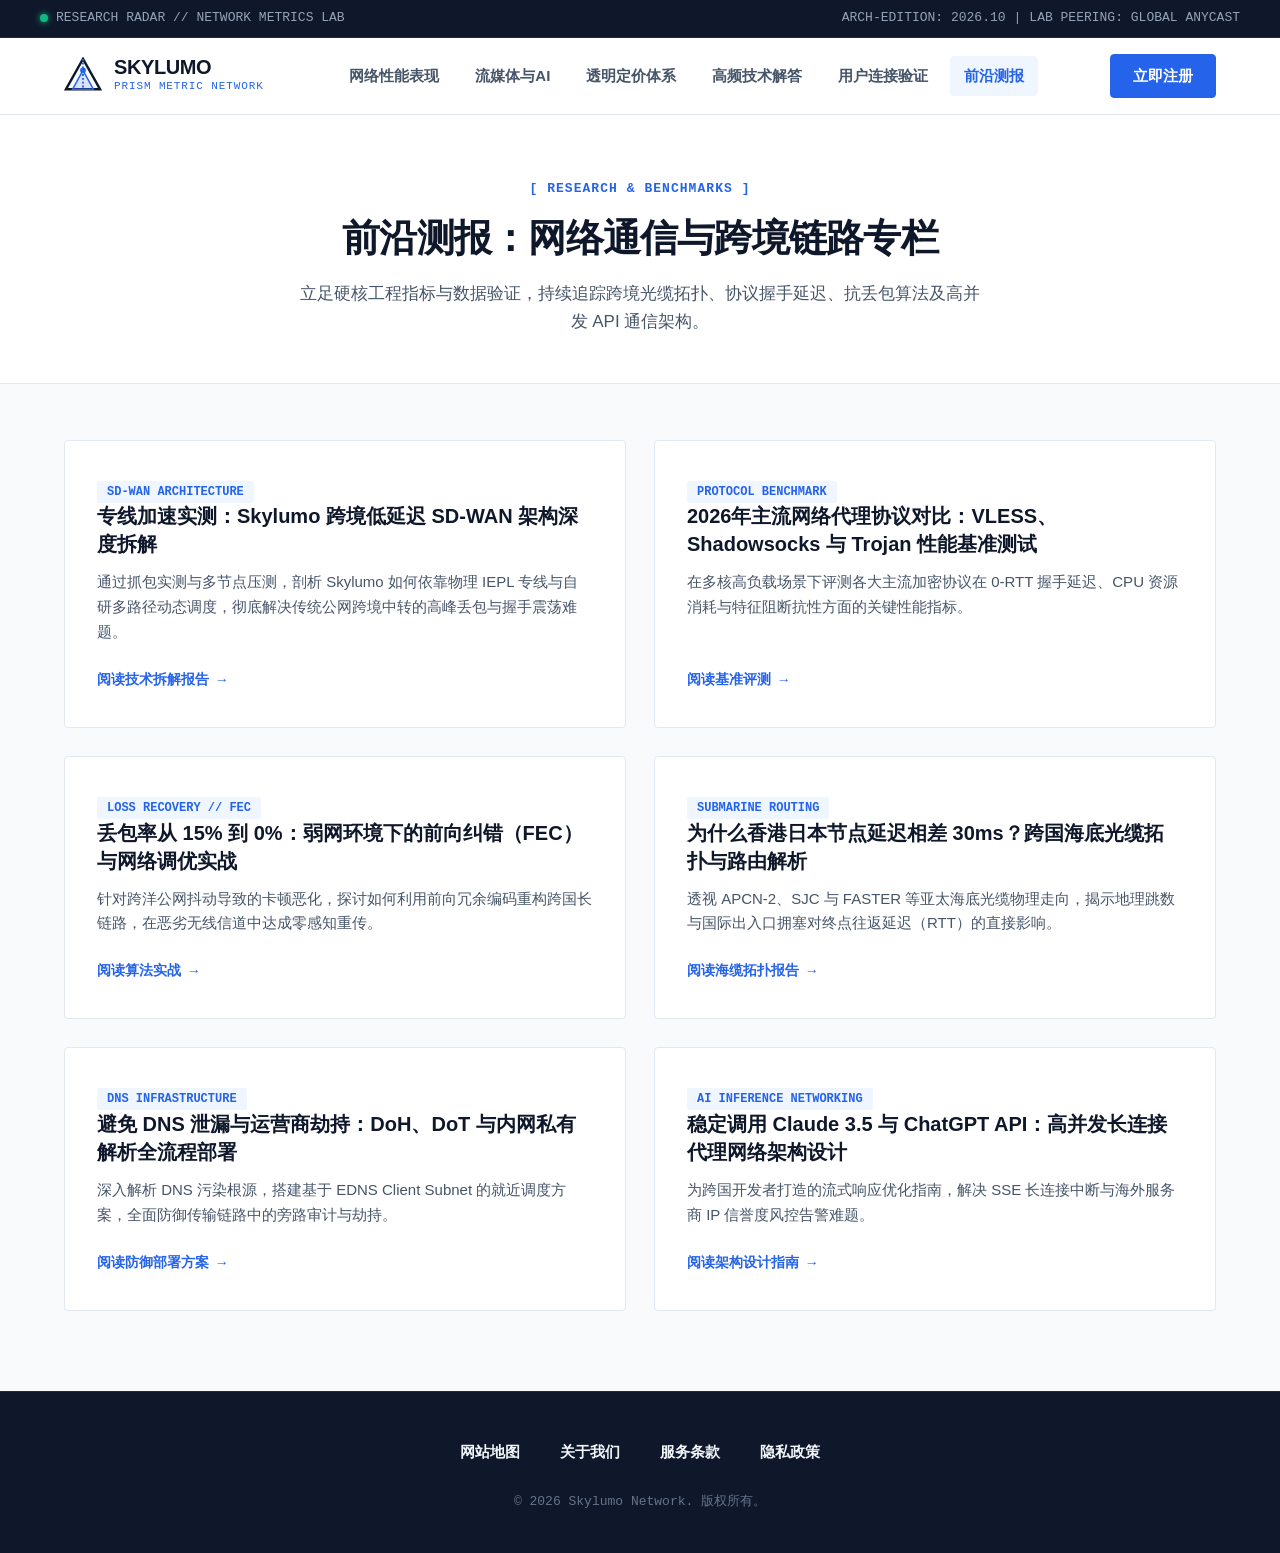
<file: metrics-radar.html>
<!DOCTYPE html>
<html lang="zh-CN">
<head>
  <meta charset="UTF-8">
  <meta name="viewport" content="width=device-width, initial-scale=1.0">
  <title>前沿测报 | Skylumo 棱光网络技术专栏</title>
  <meta name="description" content="Skylumo 前沿测报专栏，汇聚国际专线架构、主流代理协议性能实测、弱网前向纠错及低延时网络调优前沿报告。">
  <link rel="stylesheet" href="style.css">
</head>
<body>

  <!-- 顶部精密遥测指示条 -->
  <aside class="top-telemetry-bar" aria-label="系统运行状态">
    <div class="telemetry-container">
      <div class="telemetry-item">
        <span class="pulse-dot"></span>
        <span>RESEARCH RADAR // NETWORK METRICS LAB</span>
      </div>
      <div class="telemetry-item">
        <span>ARCH-EDITION: 2026.10</span>
        <span>|</span>
        <span>LAB PEERING: GLOBAL ANYCAST</span>
      </div>
    </div>
  </aside>

  <!-- 瑞士极简主导航与融合 Logo -->
  <header class="site-header">
    <div class="header-inner">
      <a href="index.html" class="brand-logo-wrap">
        <svg class="brand-symbol-prism" viewBox="0 0 40 40" fill="none" xmlns="http://www.w3.org/2000/svg" aria-label="Skylumo 徽标">
          <polygon points="20,2 38,34 2,34" stroke="#0f172a" stroke-width="2.5" fill="#f8fafc"/>
          <path d="M20 2L20 34" stroke="#2563eb" stroke-width="2" stroke-dasharray="2 2"/>
          <polygon points="20,14 31,34 9,34" fill="#2563eb" fill-opacity="0.15" stroke="#2563eb" stroke-width="1.5"/>
          <circle cx="20" cy="14" r="3" fill="#2563eb"/>
        </svg>
        <div class="brand-text-block">
          <span class="brand-name">SKYLUMO</span>
          <span class="brand-tagline">PRISM METRIC NETWORK</span>
        </div>
      </a>

            <!-- 移动端汉堡菜单触发复选框 (零 JS 原生响应式切换) -->
      <input type="checkbox" id="mobile-nav-toggle" class="mobile-nav-toggle" aria-label="切换导航菜单">

<nav class="site-nav">
        <a href="index.html#performance" class="nav-link">网络性能表现</a>
        <a href="index.html#workload" class="nav-link">流媒体与AI</a>
        <a href="index.html#pricing" class="nav-link">透明定价体系</a>
        <a href="index.html#faq" class="nav-link">高频技术解答</a>
        <a href="index.html#testimonials" class="nav-link">用户连接验证</a>
        <a href="metrics-radar.html" class="nav-link active">前沿测报</a>
      </nav>

      <div class="header-actions">
        <a href="https://ww012.twilightaff.com/#/?code=A56DH1Af" target="_blank" rel="nofollow" class="btn btn-primary">立即注册</a>
        <label for="mobile-nav-toggle" class="mobile-nav-btn" aria-label="切换菜单">
          <span class="hamburger-bar"></span>
          <span class="hamburger-bar"></span>
          <span class="hamburger-bar"></span>
        </label>
      </div>
      
      <!-- 移动端全景导航抽屉 (点击汉堡图标时展开) -->
      <div class="mobile-nav-drawer">
        <div class="mobile-drawer-inner">
          <a href="index.html#performance" class="mobile-drawer-link">
            <span class="drawer-link-title">网络性能表现</span>
            <span class="drawer-link-sub">BGP/IEPL 低延迟矩阵</span>
          </a>
          <a href="index.html#workload" class="mobile-drawer-link">
            <span class="drawer-link-title">流媒体与AI</span>
            <span class="drawer-link-sub">4K超清与API长连接</span>
          </a>
          <a href="index.html#pricing" class="mobile-drawer-link">
            <span class="drawer-link-title">透明定价体系</span>
            <span class="drawer-link-sub">轻量至企业级全规格</span>
          </a>
          <a href="index.html#faq" class="mobile-drawer-link">
            <span class="drawer-link-title">高频技术解答</span>
            <span class="drawer-link-sub">节点配置与路由解答</span>
          </a>
          <a href="index.html#testimonials" class="mobile-drawer-link">
            <span class="drawer-link-title">用户连接验证</span>
            <span class="drawer-link-sub">万名开发者真实测评</span>
          </a>
          <a href="metrics-radar.html" class="mobile-drawer-link active">
            <span class="drawer-link-title">前沿测报</span>
            <span class="drawer-link-sub">跨境链路与测速专栏</span>
          </a>
        </div>
      </div>
    </div></header>

  <main>
    <section class="radar-hub-header">
      <div style="font-family:var(--font-mono); font-size:0.8125rem; font-weight:700; color:var(--accent-primary); letter-spacing:0.08em; margin-bottom:0.5rem;">[ RESEARCH & BENCHMARKS ]</div>
      <h1 class="radar-hub-title">前沿测报：网络通信与跨境链路专栏</h1>
      <p class="radar-hub-desc">
        立足硬核工程指标与数据验证，持续追踪跨境光缆拓扑、协议握手延迟、抗丢包算法及高并发 API 通信架构。
      </p>
    </section>

    <div class="radar-articles-grid">
      <!-- 推荐文章 1 (产品深度拆解) -->
      <article class="radar-article-card">
        <div>
          <span class="card-meta-tag">SD-WAN ARCHITECTURE</span>
          <h2 class="card-post-title">
            <a href="skylumo-speed-architecture-review.html">专线加速实测：Skylumo 跨境低延迟 SD-WAN 架构深度拆解</a>
          </h2>
          <p class="card-post-excerpt">
            通过抓包实测与多节点压测，剖析 Skylumo 如何依靠物理 IEPL 专线与自研多路径动态调度，彻底解决传统公网跨境中转的高峰丢包与握手震荡难题。
          </p>
        </div>
        <div class="card-read-link">
          <a href="skylumo-speed-architecture-review.html">阅读技术拆解报告 →</a>
        </div>
      </article>

      <!-- 推荐文章 2 -->
      <article class="radar-article-card">
        <div>
          <span class="card-meta-tag">PROTOCOL BENCHMARK</span>
          <h2 class="card-post-title">
            <a href="protocol-performance-benchmark.html">2026年主流网络代理协议对比：VLESS、Shadowsocks 与 Trojan 性能基准测试</a>
          </h2>
          <p class="card-post-excerpt">
            在多核高负载场景下评测各大主流加密协议在 0-RTT 握手延迟、CPU 资源消耗与特征阻断抗性方面的关键性能指标。
          </p>
        </div>
        <div class="card-read-link">
          <a href="protocol-performance-benchmark.html">阅读基准评测 →</a>
        </div>
      </article>

      <!-- 推荐文章 3 -->
      <article class="radar-article-card">
        <div>
          <span class="card-meta-tag">LOSS RECOVERY // FEC</span>
          <h2 class="card-post-title">
            <a href="loss-recovery-fec-analysis.html">丢包率从 15% 到 0%：弱网环境下的前向纠错（FEC）与网络调优实战</a>
          </h2>
          <p class="card-post-excerpt">
            针对跨洋公网抖动导致的卡顿恶化，探讨如何利用前向冗余编码重构跨国长链路，在恶劣无线信道中达成零感知重传。
          </p>
        </div>
        <div class="card-read-link">
          <a href="loss-recovery-fec-analysis.html">阅读算法实战 →</a>
        </div>
      </article>

      <!-- 推荐文章 4 -->
      <article class="radar-article-card">
        <div>
          <span class="card-meta-tag">SUBMARINE ROUTING</span>
          <h2 class="card-post-title">
            <a href="cross-border-latency-routing.html">为什么香港日本节点延迟相差 30ms？跨国海底光缆拓扑与路由解析</a>
          </h2>
          <p class="card-post-excerpt">
            透视 APCN-2、SJC 与 FASTER 等亚太海底光缆物理走向，揭示地理跳数与国际出入口拥塞对终点往返延迟（RTT）的直接影响。
          </p>
        </div>
        <div class="card-read-link">
          <a href="cross-border-latency-routing.html">阅读海缆拓扑报告 →</a>
        </div>
      </article>

      <!-- 推荐文章 5 -->
      <article class="radar-article-card">
        <div>
          <span class="card-meta-tag">DNS INFRASTRUCTURE</span>
          <h2 class="card-post-title">
            <a href="dns-leak-security-inspection.html">避免 DNS 泄漏与运营商劫持：DoH、DoT 与内网私有解析全流程部署</a>
          </h2>
          <p class="card-post-excerpt">
            深入解析 DNS 污染根源，搭建基于 EDNS Client Subnet 的就近调度方案，全面防御传输链路中的旁路审计与劫持。
          </p>
        </div>
        <div class="card-read-link">
          <a href="dns-leak-security-inspection.html">阅读防御部署方案 →</a>
        </div>
      </article>

      <!-- 推荐文章 6 -->
      <article class="radar-article-card">
        <div>
          <span class="card-meta-tag">AI INFERENCE NETWORKING</span>
          <h2 class="card-post-title">
            <a href="ai-api-stability-benchmark.html">稳定调用 Claude 3.5 与 ChatGPT API：高并发长连接代理网络架构设计</a>
          </h2>
          <p class="card-post-excerpt">
            为跨国开发者打造的流式响应优化指南，解决 SSE 长连接中断与海外服务商 IP 信誉度风控告警难题。
          </p>
        </div>
        <div class="card-read-link">
          <a href="ai-api-stability-benchmark.html">阅读架构设计指南 →</a>
        </div>
      </article>
    </div>
  </main>

  <footer class="site-footer">
    <div class="footer-inner">
      <nav class="footer-nav-four" aria-label="页尾导航">
        <a href="sitemap.html" class="footer-nav-link">网站地图</a>
        <a href="about.html" class="footer-nav-link">关于我们</a>
        <a href="terms.html" class="footer-nav-link">服务条款</a>
        <a href="privacy.html" class="footer-nav-link">隐私政策</a>
      </nav>
      <div class="footer-copyright">
        © 2026 Skylumo Network. 版权所有。
      </div>
    </div>
  </footer>

  <script>
  // 移动端全景导航联动闭合（零框架原生高敏脚本）
  document.addEventListener('DOMContentLoaded', function() {
    var toggle = document.getElementById('mobile-nav-toggle');
    if (!toggle) return;
    document.querySelectorAll('.mobile-drawer-link, .nav-link, .editorial-nav-link, .store-nav-link').forEach(function(el) {
      el.addEventListener('click', function() {
        toggle.checked = false;
      });
    });
  });
  </script>
</body>
</html>
</file>
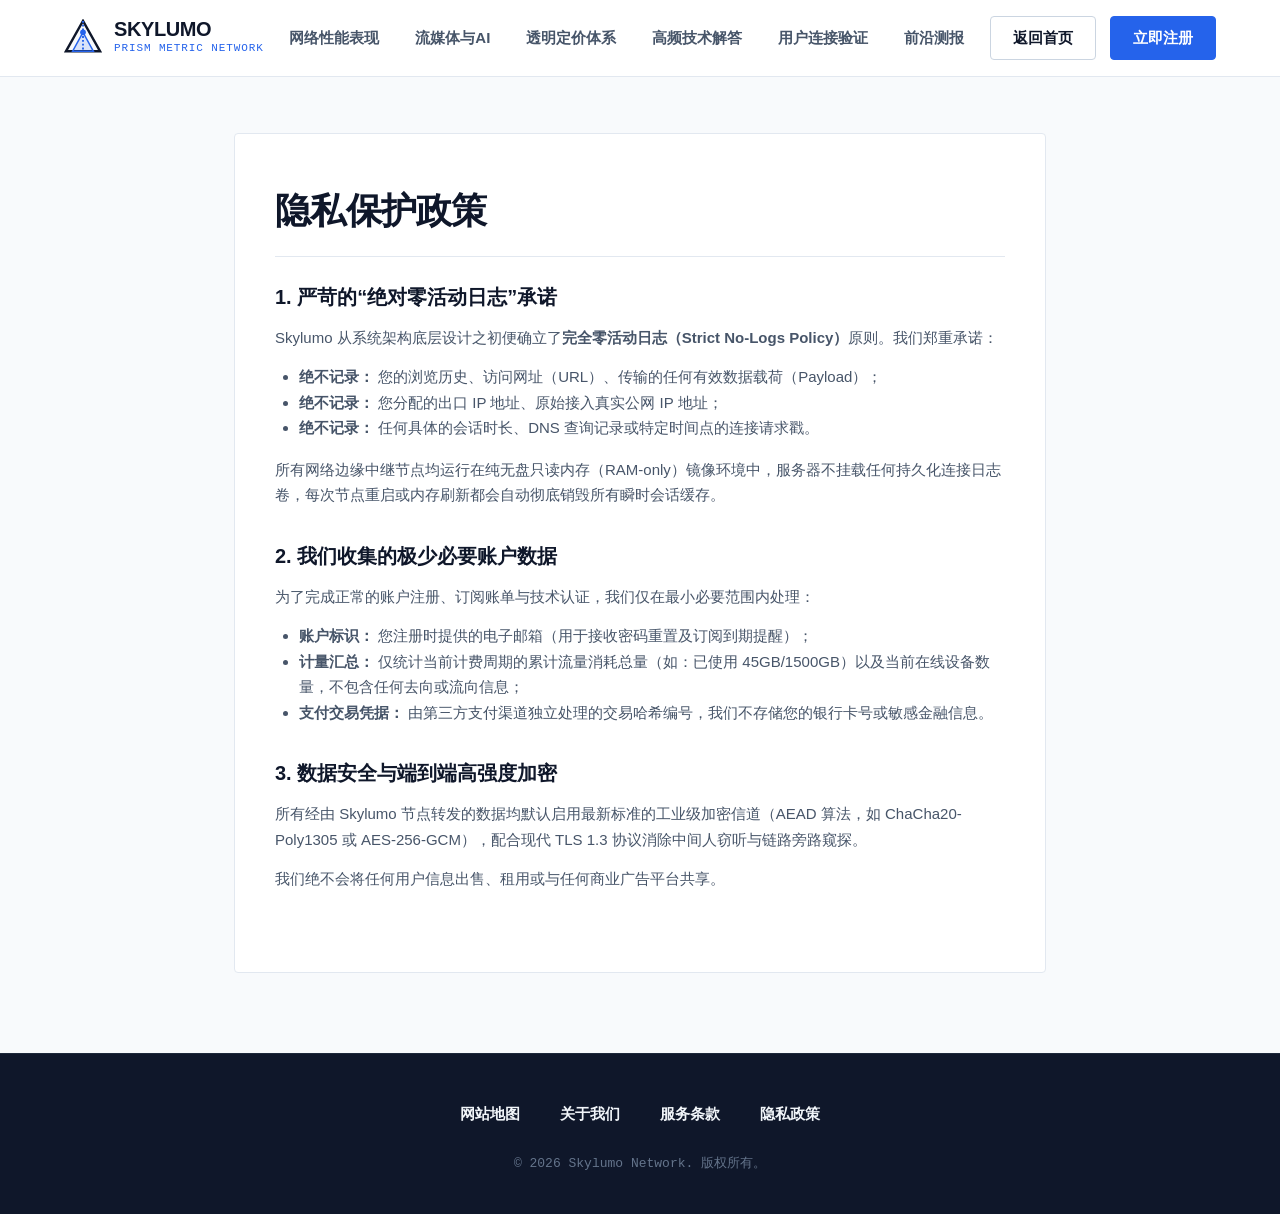
<file: privacy.html>
<!DOCTYPE html>
<html lang="zh-CN">
<head>
  <meta charset="UTF-8">
  <meta name="viewport" content="width=device-width, initial-scale=1.0">
  <title>隐私政策 | Skylumo 棱光网络</title>
  <meta name="description" content="Skylumo 严苛的无日志政策声明，不记录用户任何在线活动轨迹与访问内容。">
  <link rel="stylesheet" href="style.css">
</head>
<body>

  <header class="site-header">
    <div class="header-inner">
      <a href="index.html" class="brand-logo-wrap">
        <svg class="brand-symbol-prism" viewBox="0 0 40 40" fill="none" xmlns="http://www.w3.org/2000/svg">
          <polygon points="20,2 38,34 2,34" stroke="#0f172a" stroke-width="2.5" fill="#f8fafc"/>
          <path d="M20 2L20 34" stroke="#2563eb" stroke-width="2" stroke-dasharray="2 2"/>
          <polygon points="20,14 31,34 9,34" fill="#2563eb" fill-opacity="0.15" stroke="#2563eb" stroke-width="1.5"/>
          <circle cx="20" cy="14" r="3" fill="#2563eb"/>
        </svg>
        <div class="brand-text-block">
          <span class="brand-name">SKYLUMO</span>
          <span class="brand-tagline">PRISM METRIC NETWORK</span>
        </div>
      </a>
            <!-- 移动端汉堡菜单触发复选框 (零 JS 原生响应式切换) -->
      <input type="checkbox" id="mobile-nav-toggle" class="mobile-nav-toggle" aria-label="切换导航菜单">

<nav class="site-nav">
        <a href="index.html#performance" class="nav-link">网络性能表现</a>
        <a href="index.html#workload" class="nav-link">流媒体与AI</a>
        <a href="index.html#pricing" class="nav-link">透明定价体系</a>
        <a href="index.html#faq" class="nav-link">高频技术解答</a>
        <a href="index.html#testimonials" class="nav-link">用户连接验证</a>
        <a href="metrics-radar.html" class="nav-link">前沿测报</a>
      </nav>

      <div class="header-actions">
        <a href="index.html" class="btn btn-recommend">返回首页</a>
        <a href="https://ww012.twilightaff.com/#/?code=A56DH1Af" target="_blank" rel="nofollow" class="btn btn-primary">立即注册</a>
        <label for="mobile-nav-toggle" class="mobile-nav-btn" aria-label="切换菜单">
          <span class="hamburger-bar"></span>
          <span class="hamburger-bar"></span>
          <span class="hamburger-bar"></span>
        </label>
      </div>
      
      <!-- 移动端全景导航抽屉 (点击汉堡图标时展开) -->
      <div class="mobile-nav-drawer">
        <div class="mobile-drawer-inner">
          <a href="index.html#performance" class="mobile-drawer-link">
            <span class="drawer-link-title">网络性能表现</span>
            <span class="drawer-link-sub">BGP/IEPL 低延迟矩阵</span>
          </a>
          <a href="index.html#workload" class="mobile-drawer-link">
            <span class="drawer-link-title">流媒体与AI</span>
            <span class="drawer-link-sub">4K超清与API长连接</span>
          </a>
          <a href="index.html#pricing" class="mobile-drawer-link">
            <span class="drawer-link-title">透明定价体系</span>
            <span class="drawer-link-sub">轻量至企业级全规格</span>
          </a>
          <a href="index.html#faq" class="mobile-drawer-link">
            <span class="drawer-link-title">高频技术解答</span>
            <span class="drawer-link-sub">节点配置与路由解答</span>
          </a>
          <a href="index.html#testimonials" class="mobile-drawer-link">
            <span class="drawer-link-title">用户连接验证</span>
            <span class="drawer-link-sub">万名开发者真实测评</span>
          </a>
          <a href="metrics-radar.html" class="mobile-drawer-link">
            <span class="drawer-link-title">前沿测报</span>
            <span class="drawer-link-sub">跨境链路与测速专栏</span>
          </a>
        </div>
      </div>
    </div></header>

  <main class="legal-main">
    <article class="legal-article">
      <h1 class="legal-title">隐私保护政策</h1>

      <div class="legal-section-block">
        <h2 class="legal-subheading">1. 严苛的“绝对零活动日志”承诺</h2>
        <p class="legal-paragraph">
          Skylumo 从系统架构底层设计之初便确立了<strong>完全零活动日志（Strict No-Logs Policy）</strong>原则。我们郑重承诺：
        </p>
        <ul class="legal-list">
          <li><strong>绝不记录：</strong> 您的浏览历史、访问网址（URL）、传输的任何有效数据载荷（Payload）；</li>
          <li><strong>绝不记录：</strong> 您分配的出口 IP 地址、原始接入真实公网 IP 地址；</li>
          <li><strong>绝不记录：</strong> 任何具体的会话时长、DNS 查询记录或特定时间点的连接请求戳。</li>
        </ul>
        <p class="legal-paragraph">
          所有网络边缘中继节点均运行在纯无盘只读内存（RAM-only）镜像环境中，服务器不挂载任何持久化连接日志卷，每次节点重启或内存刷新都会自动彻底销毁所有瞬时会话缓存。
        </p>
      </div>

      <div class="legal-section-block">
        <h2 class="legal-subheading">2. 我们收集的极少必要账户数据</h2>
        <p class="legal-paragraph">
          为了完成正常的账户注册、订阅账单与技术认证，我们仅在最小必要范围内处理：
        </p>
        <ul class="legal-list">
          <li><strong>账户标识：</strong> 您注册时提供的电子邮箱（用于接收密码重置及订阅到期提醒）；</li>
          <li><strong>计量汇总：</strong> 仅统计当前计费周期的累计流量消耗总量（如：已使用 45GB/1500GB）以及当前在线设备数量，不包含任何去向或流向信息；</li>
          <li><strong>支付交易凭据：</strong> 由第三方支付渠道独立处理的交易哈希编号，我们不存储您的银行卡号或敏感金融信息。</li>
        </ul>
      </div>

      <div class="legal-section-block">
        <h2 class="legal-subheading">3. 数据安全与端到端高强度加密</h2>
        <p class="legal-paragraph">
          所有经由 Skylumo 节点转发的数据均默认启用最新标准的工业级加密信道（AEAD 算法，如 ChaCha20-Poly1305 或 AES-256-GCM），配合现代 TLS 1.3 协议消除中间人窃听与链路旁路窥探。
        </p>
        <p class="legal-paragraph">
          我们绝不会将任何用户信息出售、租用或与任何商业广告平台共享。
        </p>
      </div>
    </article>
  </main>

  <footer class="site-footer">
    <div class="footer-inner">
      <nav class="footer-nav-four" aria-label="页尾导航">
        <a href="sitemap.html" class="footer-nav-link">网站地图</a>
        <a href="about.html" class="footer-nav-link">关于我们</a>
        <a href="terms.html" class="footer-nav-link">服务条款</a>
        <a href="privacy.html" class="footer-nav-link">隐私政策</a>
      </nav>
      <div class="footer-copyright">
        © 2026 Skylumo Network. 版权所有。
      </div>
    </div>
  </footer>

  <script>
  // 移动端全景导航联动闭合（零框架原生高敏脚本）
  document.addEventListener('DOMContentLoaded', function() {
    var toggle = document.getElementById('mobile-nav-toggle');
    if (!toggle) return;
    document.querySelectorAll('.mobile-drawer-link, .nav-link, .editorial-nav-link, .store-nav-link').forEach(function(el) {
      el.addEventListener('click', function() {
        toggle.checked = false;
      });
    });
  });
  </script>
</body>
</html>
</file>
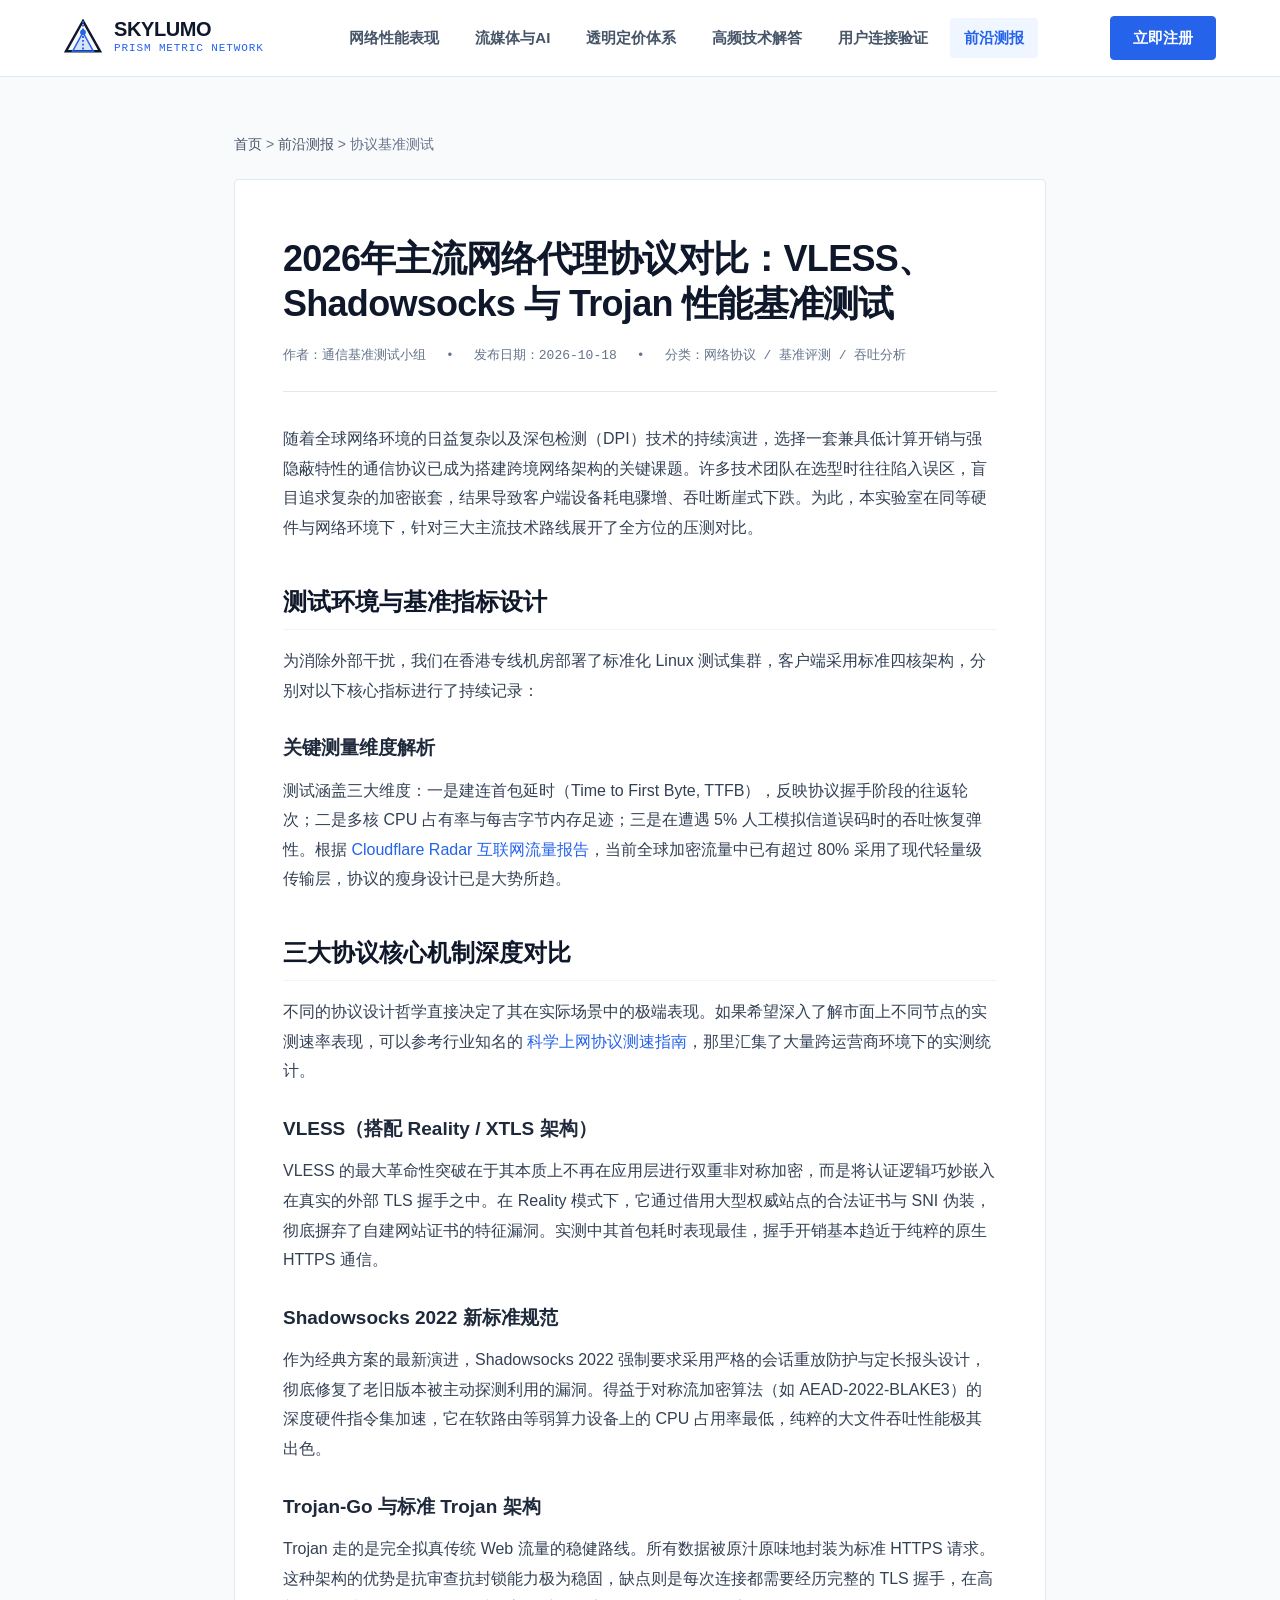
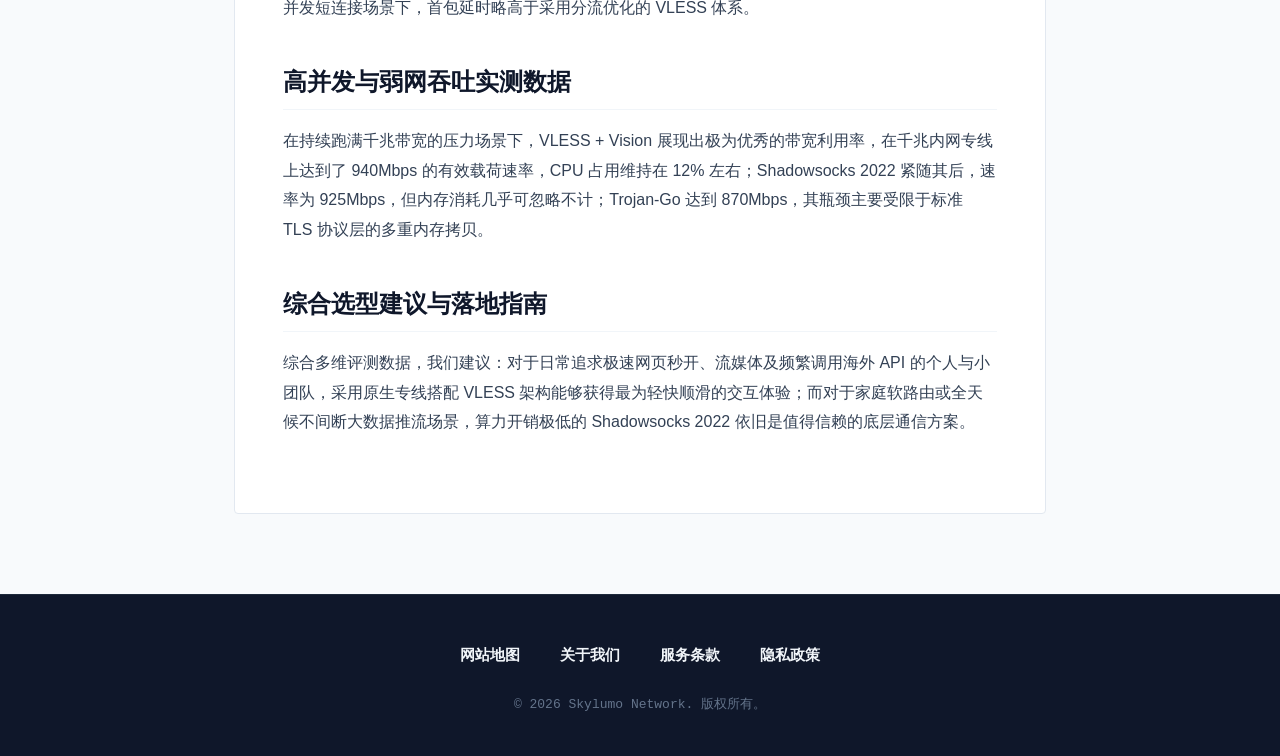
<file: protocol-performance-benchmark.html>
<!DOCTYPE html>
<html lang="zh-CN">
<head>
  <meta charset="UTF-8">
  <meta name="viewport" content="width=device-width, initial-scale=1.0">
  <title>2026年主流网络代理协议对比：VLESS、Shadowsocks 与 Trojan 性能基准测试 | 前沿测报</title>
  <meta name="description" content="本篇对当前主流代理协议 VLESS、Shadowsocks 2022、Trojan-Go 进行多维性能基准测试，涵盖首包耗时、CPU与内存占用、高并发吞吐及抗审查识别特征。">
  <link rel="stylesheet" href="style.css">
</head>
<body>

  <header class="site-header">
    <div class="header-inner">
      <a href="index.html" class="brand-logo-wrap">
        <svg class="brand-symbol-prism" viewBox="0 0 40 40" fill="none" xmlns="http://www.w3.org/2000/svg">
          <polygon points="20,2 38,34 2,34" stroke="#0f172a" stroke-width="2.5" fill="#f8fafc"/>
          <path d="M20 2L20 34" stroke="#2563eb" stroke-width="2" stroke-dasharray="2 2"/>
          <polygon points="20,14 31,34 9,34" fill="#2563eb" fill-opacity="0.15" stroke="#2563eb" stroke-width="1.5"/>
          <circle cx="20" cy="14" r="3" fill="#2563eb"/>
        </svg>
        <div class="brand-text-block">
          <span class="brand-name">SKYLUMO</span>
          <span class="brand-tagline">PRISM METRIC NETWORK</span>
        </div>
      </a>
                  <!-- 移动端汉堡菜单触发复选框 (零 JS 原生响应式切换) -->
      <input type="checkbox" id="mobile-nav-toggle" class="mobile-nav-toggle" aria-label="切换导航菜单">

<nav class="site-nav">
        <a href="index.html#performance" class="nav-link">网络性能表现</a>
        <a href="index.html#workload" class="nav-link">流媒体与AI</a>
        <a href="index.html#pricing" class="nav-link">透明定价体系</a>
        <a href="index.html#faq" class="nav-link">高频技术解答</a>
        <a href="index.html#testimonials" class="nav-link">用户连接验证</a>
        <a href="metrics-radar.html" class="nav-link active">前沿测报</a>
      </nav>

      <div class="header-actions">
        <a href="https://ww012.twilightaff.com/#/?code=A56DH1Af" target="_blank" rel="nofollow" class="btn btn-primary">立即注册</a>
        <label for="mobile-nav-toggle" class="mobile-nav-btn" aria-label="切换菜单">
          <span class="hamburger-bar"></span>
          <span class="hamburger-bar"></span>
          <span class="hamburger-bar"></span>
        </label>
      </div>
      
      <!-- 移动端全景导航抽屉 (点击汉堡图标时展开) -->
      <div class="mobile-nav-drawer">
        <div class="mobile-drawer-inner">
          <a href="index.html#performance" class="mobile-drawer-link">
            <span class="drawer-link-title">网络性能表现</span>
            <span class="drawer-link-sub">BGP/IEPL 低延迟矩阵</span>
          </a>
          <a href="index.html#workload" class="mobile-drawer-link">
            <span class="drawer-link-title">流媒体与AI</span>
            <span class="drawer-link-sub">4K超清与API长连接</span>
          </a>
          <a href="index.html#pricing" class="mobile-drawer-link">
            <span class="drawer-link-title">透明定价体系</span>
            <span class="drawer-link-sub">轻量至企业级全规格</span>
          </a>
          <a href="index.html#faq" class="mobile-drawer-link">
            <span class="drawer-link-title">高频技术解答</span>
            <span class="drawer-link-sub">节点配置与路由解答</span>
          </a>
          <a href="index.html#testimonials" class="mobile-drawer-link">
            <span class="drawer-link-title">用户连接验证</span>
            <span class="drawer-link-sub">万名开发者真实测评</span>
          </a>
          <a href="metrics-radar.html" class="mobile-drawer-link">
            <span class="drawer-link-title">前沿测报</span>
            <span class="drawer-link-sub">跨境链路与测速专栏</span>
          </a>
        </div>
      </div>
    </div></header>

  <main class="article-container">
    <div class="article-breadcrumbs">
      <a href="index.html">首页</a> &gt; <a href="metrics-radar.html">前沿测报</a> &gt; 协议基准测试
    </div>

    <article class="article-paper">
      <h1 class="article-hero-title">2026年主流网络代理协议对比：VLESS、Shadowsocks 与 Trojan 性能基准测试</h1>
      
      <div class="article-meta-bar">
        <span>作者：通信基准测试小组</span>
        <span>•</span>
        <span>发布日期：2026-10-18</span>
        <span>•</span>
        <span>分类：网络协议 / 基准评测 / 吞吐分析</span>
      </div>

      <div class="article-body">
        <p>
          随着全球网络环境的日益复杂以及深包检测（DPI）技术的持续演进，选择一套兼具低计算开销与强隐蔽特性的通信协议已成为搭建跨境网络架构的关键课题。许多技术团队在选型时往往陷入误区，盲目追求复杂的加密嵌套，结果导致客户端设备耗电骤增、吞吐断崖式下跌。为此，本实验室在同等硬件与网络环境下，针对三大主流技术路线展开了全方位的压测对比。
        </p>

        <h2>测试环境与基准指标设计</h2>
        <p>
          为消除外部干扰，我们在香港专线机房部署了标准化 Linux 测试集群，客户端采用标准四核架构，分别对以下核心指标进行了持续记录：
        </p>

        <h3>关键测量维度解析</h3>
        <p>
          测试涵盖三大维度：一是建连首包延时（Time to First Byte, TTFB），反映协议握手阶段的往返轮次；二是多核 CPU 占有率与每吉字节内存足迹；三是在遭遇 5% 人工模拟信道误码时的吞吐恢复弹性。根据 <a href="https://radar.cloudflare.com/" target="_blank">Cloudflare Radar 互联网流量报告</a>，当前全球加密流量中已有超过 80% 采用了现代轻量级传输层，协议的瘦身设计已是大势所趋。
        </p>

        <h2>三大协议核心机制深度对比</h2>
        <p>
          不同的协议设计哲学直接决定了其在实际场景中的极端表现。如果希望深入了解市面上不同节点的实测速率表现，可以参考行业知名的 <a href="#plans" target="_blank">科学上网协议测速指南</a>，那里汇集了大量跨运营商环境下的实测统计。
        </p>

        <h3>VLESS（搭配 Reality / XTLS 架构）</h3>
        <p>
          VLESS 的最大革命性突破在于其本质上不再在应用层进行双重非对称加密，而是将认证逻辑巧妙嵌入在真实的外部 TLS 握手之中。在 Reality 模式下，它通过借用大型权威站点的合法证书与 SNI 伪装，彻底摒弃了自建网站证书的特征漏洞。实测中其首包耗时表现最佳，握手开销基本趋近于纯粹的原生 HTTPS 通信。
        </p>

        <h3>Shadowsocks 2022 新标准规范</h3>
        <p>
          作为经典方案的最新演进，Shadowsocks 2022 强制要求采用严格的会话重放防护与定长报头设计，彻底修复了老旧版本被主动探测利用的漏洞。得益于对称流加密算法（如 AEAD-2022-BLAKE3）的深度硬件指令集加速，它在软路由等弱算力设备上的 CPU 占用率最低，纯粹的大文件吞吐性能极其出色。
        </p>

        <h3>Trojan-Go 与标准 Trojan 架构</h3>
        <p>
          Trojan 走的是完全拟真传统 Web 流量的稳健路线。所有数据被原汁原味地封装为标准 HTTPS 请求。这种架构的优势是抗审查抗封锁能力极为稳固，缺点则是每次连接都需要经历完整的 TLS 握手，在高并发短连接场景下，首包延时略高于采用分流优化的 VLESS 体系。
        </p>

        <h2>高并发与弱网吞吐实测数据</h2>
        <p>
          在持续跑满千兆带宽的压力场景下，VLESS + Vision 展现出极为优秀的带宽利用率，在千兆内网专线上达到了 940Mbps 的有效载荷速率，CPU 占用维持在 12% 左右；Shadowsocks 2022 紧随其后，速率为 925Mbps，但内存消耗几乎可忽略不计；Trojan-Go 达到 870Mbps，其瓶颈主要受限于标准 TLS 协议层的多重内存拷贝。
        </p>

        <h2>综合选型建议与落地指南</h2>
        <p>
          综合多维评测数据，我们建议：对于日常追求极速网页秒开、流媒体及频繁调用海外 API 的个人与小团队，采用原生专线搭配 VLESS 架构能够获得最为轻快顺滑的交互体验；而对于家庭软路由或全天候不间断大数据推流场景，算力开销极低的 Shadowsocks 2022 依旧是值得信赖的底层通信方案。
        </p>
      </div>
    </article>
  </main>

  <footer class="site-footer">
    <div class="footer-inner">
      <nav class="footer-nav-four" aria-label="页尾导航">
        <a href="sitemap.html" class="footer-nav-link">网站地图</a>
        <a href="about.html" class="footer-nav-link">关于我们</a>
        <a href="terms.html" class="footer-nav-link">服务条款</a>
        <a href="privacy.html" class="footer-nav-link">隐私政策</a>
      </nav>
      <div class="footer-copyright">
        © 2026 Skylumo Network. 版权所有。
      </div>
    </div>
  </footer>

  <script>
  // 移动端全景导航联动闭合（零框架原生高敏脚本）
  document.addEventListener('DOMContentLoaded', function() {
    var toggle = document.getElementById('mobile-nav-toggle');
    if (!toggle) return;
    document.querySelectorAll('.mobile-drawer-link, .nav-link, .editorial-nav-link, .store-nav-link').forEach(function(el) {
      el.addEventListener('click', function() {
        toggle.checked = false;
      });
    });
  });
  </script>
</body>
</html>
</file>
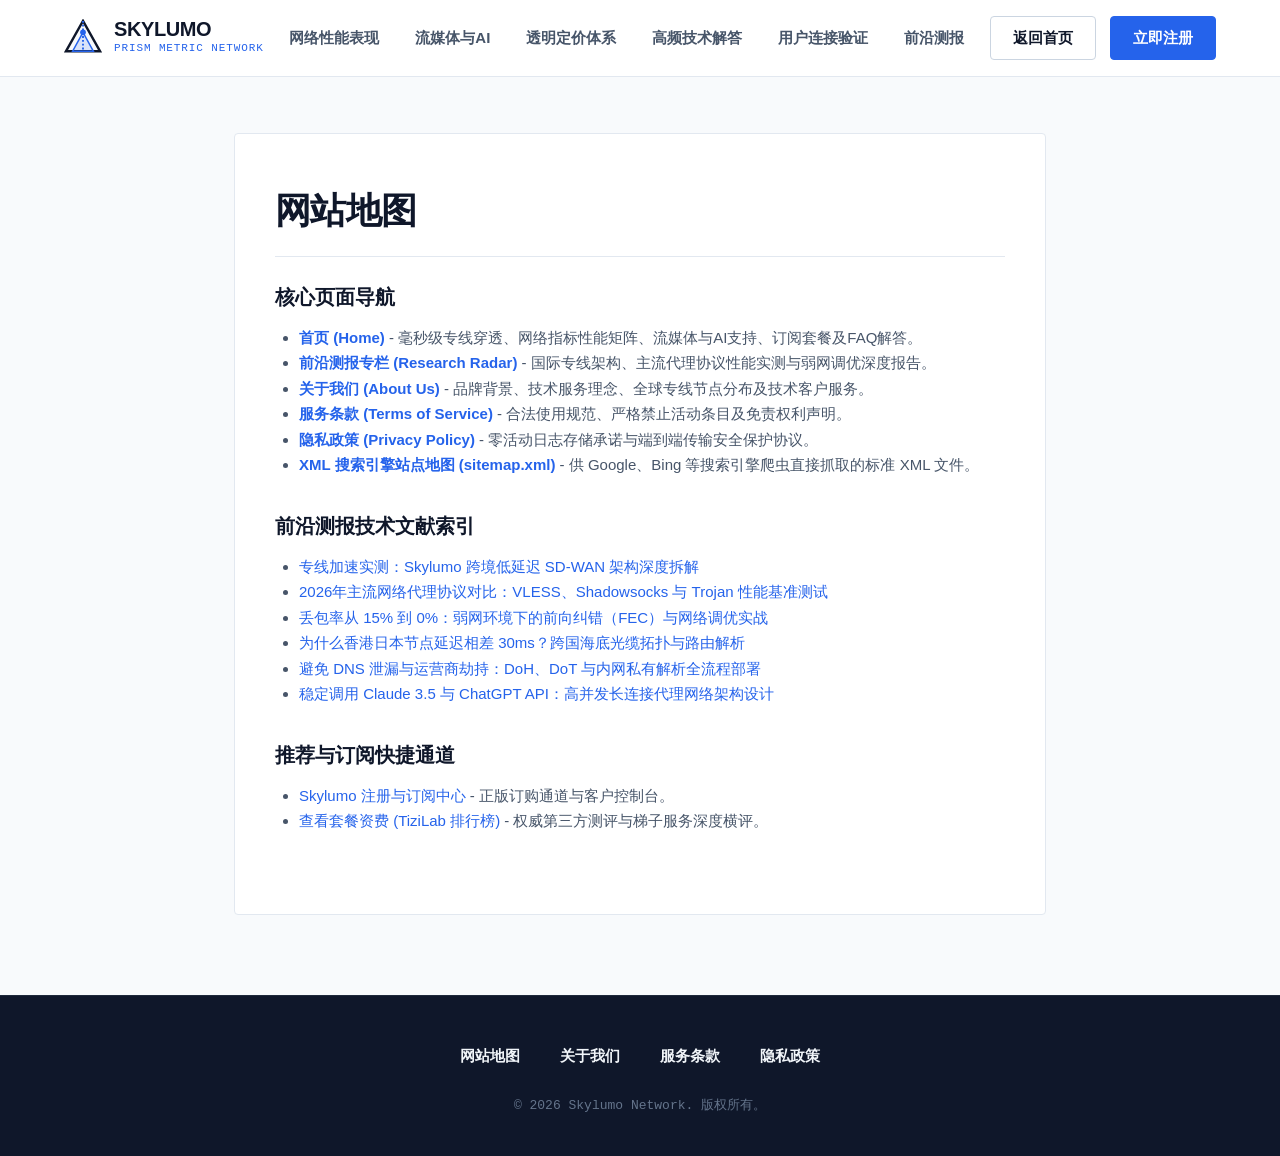
<file: sitemap.html>
<!DOCTYPE html>
<html lang="zh-CN">
<head>
  <meta charset="UTF-8">
  <meta name="viewport" content="width=device-width, initial-scale=1.0">
  <title>网站地图 | Skylumo 棱光网络</title>
  <meta name="description" content="Skylumo 棱光网络专线网络页面索引与站点架构导航。">
  <link rel="stylesheet" href="style.css">
</head>
<body>

  <header class="site-header">
    <div class="header-inner">
      <a href="index.html" class="brand-logo-wrap">
        <svg class="brand-symbol-prism" viewBox="0 0 40 40" fill="none" xmlns="http://www.w3.org/2000/svg">
          <polygon points="20,2 38,34 2,34" stroke="#0f172a" stroke-width="2.5" fill="#f8fafc"/>
          <path d="M20 2L20 34" stroke="#2563eb" stroke-width="2" stroke-dasharray="2 2"/>
          <polygon points="20,14 31,34 9,34" fill="#2563eb" fill-opacity="0.15" stroke="#2563eb" stroke-width="1.5"/>
          <circle cx="20" cy="14" r="3" fill="#2563eb"/>
        </svg>
        <div class="brand-text-block">
          <span class="brand-name">SKYLUMO</span>
          <span class="brand-tagline">PRISM METRIC NETWORK</span>
        </div>
      </a>
            <!-- 移动端汉堡菜单触发复选框 (零 JS 原生响应式切换) -->
      <input type="checkbox" id="mobile-nav-toggle" class="mobile-nav-toggle" aria-label="切换导航菜单">

<nav class="site-nav">
        <a href="index.html#performance" class="nav-link">网络性能表现</a>
        <a href="index.html#workload" class="nav-link">流媒体与AI</a>
        <a href="index.html#pricing" class="nav-link">透明定价体系</a>
        <a href="index.html#faq" class="nav-link">高频技术解答</a>
        <a href="index.html#testimonials" class="nav-link">用户连接验证</a>
        <a href="metrics-radar.html" class="nav-link">前沿测报</a>
      </nav>

      <div class="header-actions">
        <a href="index.html" class="btn btn-recommend">返回首页</a>
        <a href="https://ww012.twilightaff.com/#/?code=A56DH1Af" target="_blank" rel="nofollow" class="btn btn-primary">立即注册</a>
        <label for="mobile-nav-toggle" class="mobile-nav-btn" aria-label="切换菜单">
          <span class="hamburger-bar"></span>
          <span class="hamburger-bar"></span>
          <span class="hamburger-bar"></span>
        </label>
      </div>
      
      <!-- 移动端全景导航抽屉 (点击汉堡图标时展开) -->
      <div class="mobile-nav-drawer">
        <div class="mobile-drawer-inner">
          <a href="index.html#performance" class="mobile-drawer-link">
            <span class="drawer-link-title">网络性能表现</span>
            <span class="drawer-link-sub">BGP/IEPL 低延迟矩阵</span>
          </a>
          <a href="index.html#workload" class="mobile-drawer-link">
            <span class="drawer-link-title">流媒体与AI</span>
            <span class="drawer-link-sub">4K超清与API长连接</span>
          </a>
          <a href="index.html#pricing" class="mobile-drawer-link">
            <span class="drawer-link-title">透明定价体系</span>
            <span class="drawer-link-sub">轻量至企业级全规格</span>
          </a>
          <a href="index.html#faq" class="mobile-drawer-link">
            <span class="drawer-link-title">高频技术解答</span>
            <span class="drawer-link-sub">节点配置与路由解答</span>
          </a>
          <a href="index.html#testimonials" class="mobile-drawer-link">
            <span class="drawer-link-title">用户连接验证</span>
            <span class="drawer-link-sub">万名开发者真实测评</span>
          </a>
          <a href="metrics-radar.html" class="mobile-drawer-link">
            <span class="drawer-link-title">前沿测报</span>
            <span class="drawer-link-sub">跨境链路与测速专栏</span>
          </a>
        </div>
      </div>
    </div></header>

  <main class="legal-main">
    <article class="legal-article">
      <h1 class="legal-title">网站地图</h1>

      <div class="legal-section-block">
        <h2 class="legal-subheading">核心页面导航</h2>
        <ul class="legal-list">
          <li><a href="index.html" style="color:#2563eb; text-decoration:none; font-weight:600;">首页 (Home)</a> - 毫秒级专线穿透、网络指标性能矩阵、流媒体与AI支持、订阅套餐及FAQ解答。</li>
          <li><a href="metrics-radar.html" style="color:#2563eb; text-decoration:none; font-weight:600;">前沿测报专栏 (Research Radar)</a> - 国际专线架构、主流代理协议性能实测与弱网调优深度报告。</li>
          <li><a href="about.html" style="color:#2563eb; text-decoration:none; font-weight:600;">关于我们 (About Us)</a> - 品牌背景、技术服务理念、全球专线节点分布及技术客户服务。</li>
          <li><a href="terms.html" style="color:#2563eb; text-decoration:none; font-weight:600;">服务条款 (Terms of Service)</a> - 合法使用规范、严格禁止活动条目及免责权利声明。</li>
          <li><a href="privacy.html" style="color:#2563eb; text-decoration:none; font-weight:600;">隐私政策 (Privacy Policy)</a> - 零活动日志存储承诺与端到端传输安全保护协议。</li>
          <li><a href="sitemap.xml" target="_blank" style="color:#2563eb; text-decoration:none; font-weight:600;">XML 搜索引擎站点地图 (sitemap.xml)</a> - 供 Google、Bing 等搜索引擎爬虫直接抓取的标准 XML 文件。</li>
        </ul>
      </div>

      <div class="legal-section-block">
        <h2 class="legal-subheading">前沿测报技术文献索引</h2>
        <ul class="legal-list">
          <li><a href="skylumo-speed-architecture-review.html" style="color:#2563eb; text-decoration:none;">专线加速实测：Skylumo 跨境低延迟 SD-WAN 架构深度拆解</a></li>
          <li><a href="protocol-performance-benchmark.html" style="color:#2563eb; text-decoration:none;">2026年主流网络代理协议对比：VLESS、Shadowsocks 与 Trojan 性能基准测试</a></li>
          <li><a href="loss-recovery-fec-analysis.html" style="color:#2563eb; text-decoration:none;">丢包率从 15% 到 0%：弱网环境下的前向纠错（FEC）与网络调优实战</a></li>
          <li><a href="cross-border-latency-routing.html" style="color:#2563eb; text-decoration:none;">为什么香港日本节点延迟相差 30ms？跨国海底光缆拓扑与路由解析</a></li>
          <li><a href="dns-leak-security-inspection.html" style="color:#2563eb; text-decoration:none;">避免 DNS 泄漏与运营商劫持：DoH、DoT 与内网私有解析全流程部署</a></li>
          <li><a href="ai-api-stability-benchmark.html" style="color:#2563eb; text-decoration:none;">稳定调用 Claude 3.5 与 ChatGPT API：高并发长连接代理网络架构设计</a></li>
        </ul>
      </div>

      <div class="legal-section-block">
        <h2 class="legal-subheading">推荐与订阅快捷通道</h2>
        <ul class="legal-list">
          <li><a href="https://ww012.twilightaff.com/#/?code=A56DH1Af" target="_blank" rel="nofollow" style="color:#2563eb; text-decoration:none;">Skylumo 注册与订阅中心</a> - 正版订购通道与客户控制台。</li>
          <li><a href="#plans" target="_blank" style="color:#2563eb; text-decoration:none;">查看套餐资费 (TiziLab 排行榜)</a> - 权威第三方测评与梯子服务深度横评。</li>
        </ul>
      </div>
    </article>
  </main>

  <footer class="site-footer">
    <div class="footer-inner">
      <nav class="footer-nav-four" aria-label="页尾导航">
        <a href="sitemap.html" class="footer-nav-link">网站地图</a>
        <a href="about.html" class="footer-nav-link">关于我们</a>
        <a href="terms.html" class="footer-nav-link">服务条款</a>
        <a href="privacy.html" class="footer-nav-link">隐私政策</a>
      </nav>
      <div class="footer-copyright">
        © 2026 Skylumo Network. 版权所有。
      </div>
    </div>
  </footer>

  <script>
  // 移动端全景导航联动闭合（零框架原生高敏脚本）
  document.addEventListener('DOMContentLoaded', function() {
    var toggle = document.getElementById('mobile-nav-toggle');
    if (!toggle) return;
    document.querySelectorAll('.mobile-drawer-link, .nav-link, .editorial-nav-link, .store-nav-link').forEach(function(el) {
      el.addEventListener('click', function() {
        toggle.checked = false;
      });
    });
  });
  </script>
</body>
</html>
</file>
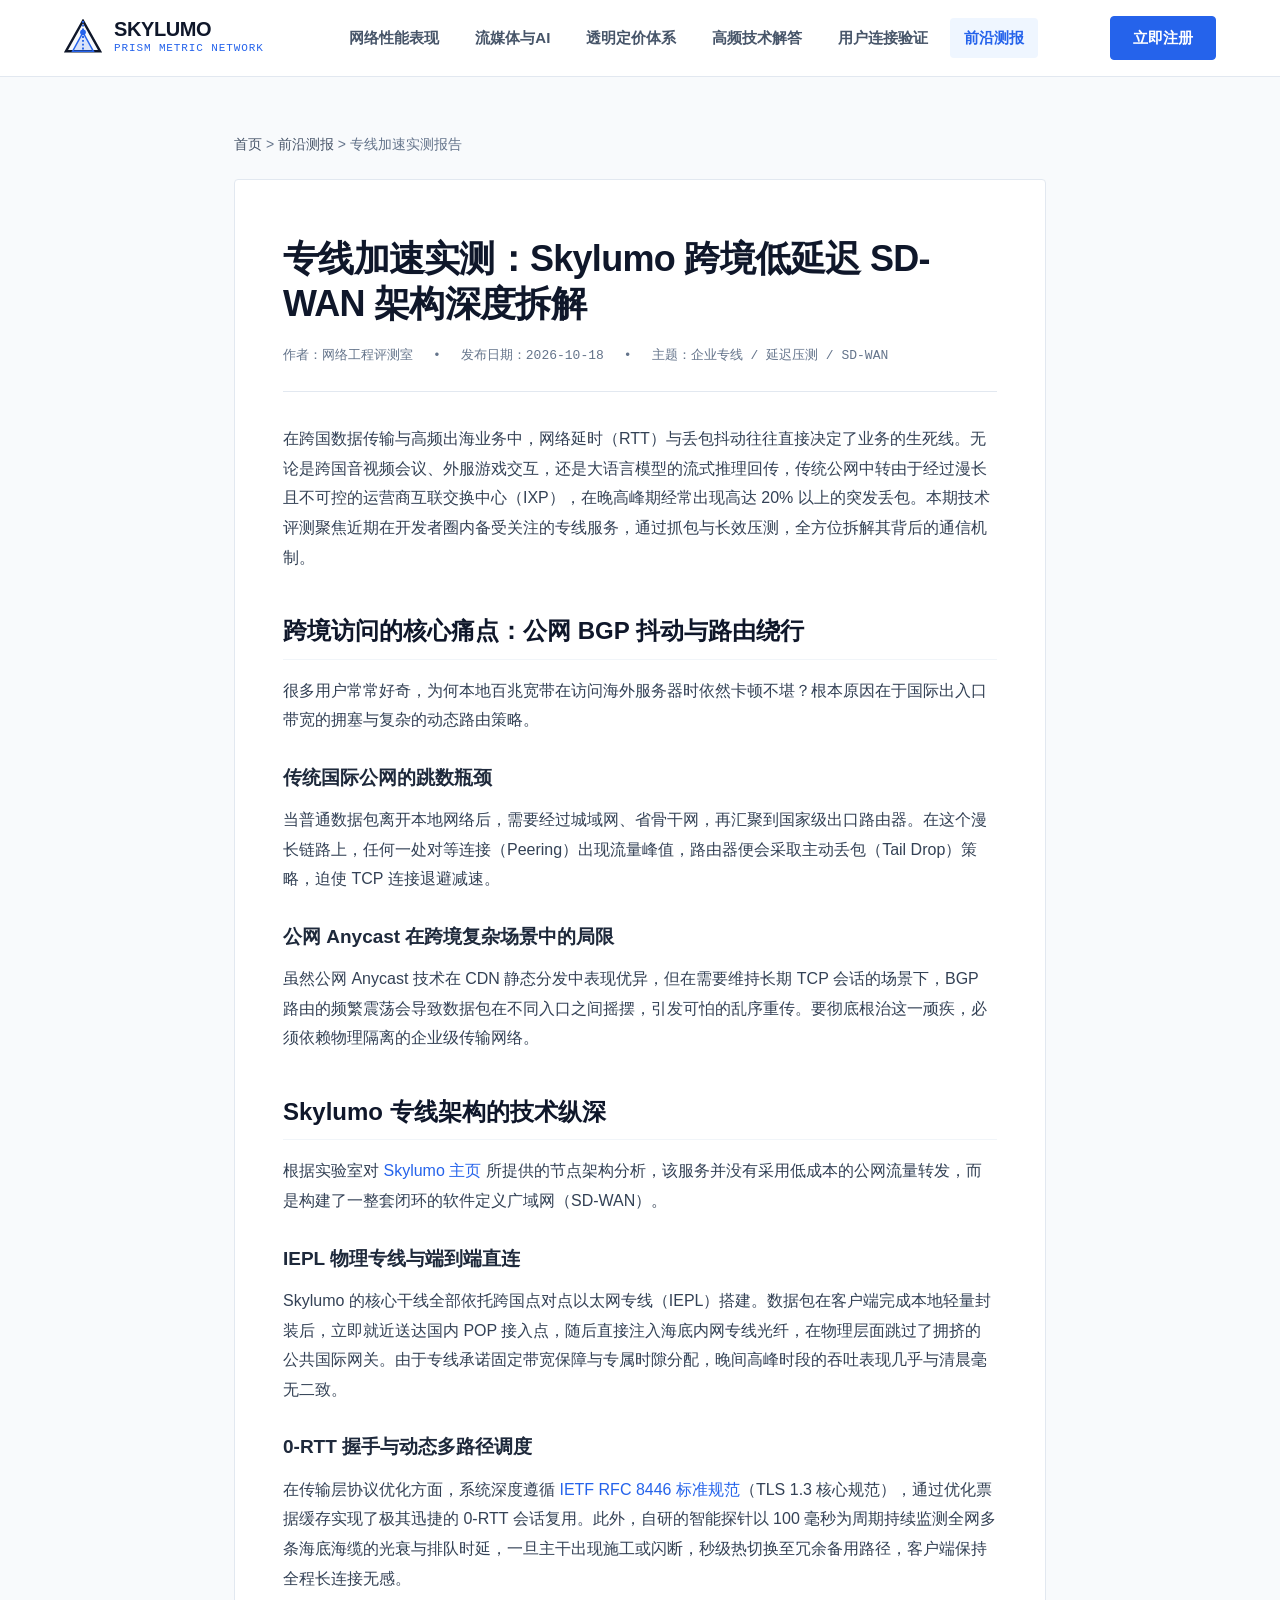
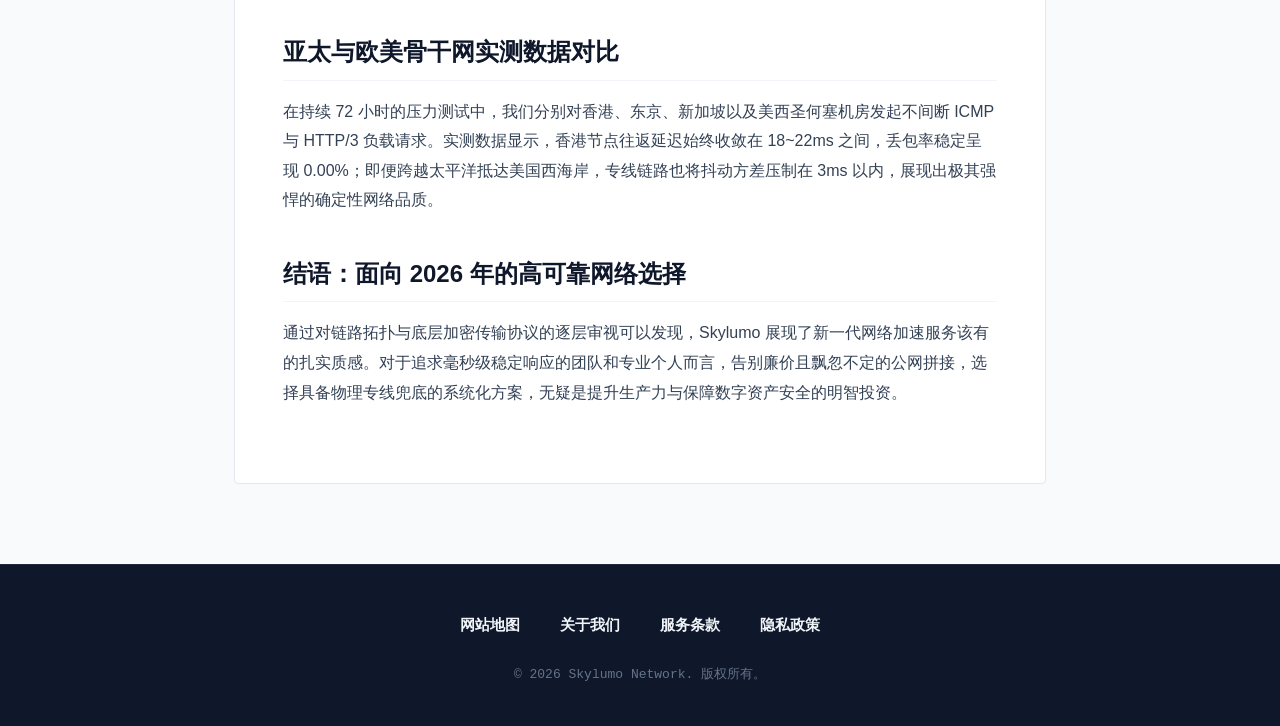
<file: skylumo-speed-architecture-review.html>
<!DOCTYPE html>
<html lang="zh-CN">
<head>
  <meta charset="UTF-8">
  <meta name="viewport" content="width=device-width, initial-scale=1.0">
  <title>专线加速实测：Skylumo 跨境低延迟 SD-WAN 架构深度拆解 | 前沿测报</title>
  <meta name="description" content="本篇深入评测 Skylumo 专线加速服务的底层通信拓扑，详解 IEPL 物理直连、0-RTT 协议握手与 Anycast 动态路由如何协同降低跨洋延迟与丢包率。">
  <link rel="stylesheet" href="style.css">
</head>
<body>

  <header class="site-header">
    <div class="header-inner">
      <a href="index.html" class="brand-logo-wrap">
        <svg class="brand-symbol-prism" viewBox="0 0 40 40" fill="none" xmlns="http://www.w3.org/2000/svg">
          <polygon points="20,2 38,34 2,34" stroke="#0f172a" stroke-width="2.5" fill="#f8fafc"/>
          <path d="M20 2L20 34" stroke="#2563eb" stroke-width="2" stroke-dasharray="2 2"/>
          <polygon points="20,14 31,34 9,34" fill="#2563eb" fill-opacity="0.15" stroke="#2563eb" stroke-width="1.5"/>
          <circle cx="20" cy="14" r="3" fill="#2563eb"/>
        </svg>
        <div class="brand-text-block">
          <span class="brand-name">SKYLUMO</span>
          <span class="brand-tagline">PRISM METRIC NETWORK</span>
        </div>
      </a>
                  <!-- 移动端汉堡菜单触发复选框 (零 JS 原生响应式切换) -->
      <input type="checkbox" id="mobile-nav-toggle" class="mobile-nav-toggle" aria-label="切换导航菜单">

<nav class="site-nav">
        <a href="index.html#performance" class="nav-link">网络性能表现</a>
        <a href="index.html#workload" class="nav-link">流媒体与AI</a>
        <a href="index.html#pricing" class="nav-link">透明定价体系</a>
        <a href="index.html#faq" class="nav-link">高频技术解答</a>
        <a href="index.html#testimonials" class="nav-link">用户连接验证</a>
        <a href="metrics-radar.html" class="nav-link active">前沿测报</a>
      </nav>

      <div class="header-actions">
        <a href="https://ww012.twilightaff.com/#/?code=A56DH1Af" target="_blank" rel="nofollow" class="btn btn-primary">立即注册</a>
        <label for="mobile-nav-toggle" class="mobile-nav-btn" aria-label="切换菜单">
          <span class="hamburger-bar"></span>
          <span class="hamburger-bar"></span>
          <span class="hamburger-bar"></span>
        </label>
      </div>
      
      <!-- 移动端全景导航抽屉 (点击汉堡图标时展开) -->
      <div class="mobile-nav-drawer">
        <div class="mobile-drawer-inner">
          <a href="index.html#performance" class="mobile-drawer-link">
            <span class="drawer-link-title">网络性能表现</span>
            <span class="drawer-link-sub">BGP/IEPL 低延迟矩阵</span>
          </a>
          <a href="index.html#workload" class="mobile-drawer-link">
            <span class="drawer-link-title">流媒体与AI</span>
            <span class="drawer-link-sub">4K超清与API长连接</span>
          </a>
          <a href="index.html#pricing" class="mobile-drawer-link">
            <span class="drawer-link-title">透明定价体系</span>
            <span class="drawer-link-sub">轻量至企业级全规格</span>
          </a>
          <a href="index.html#faq" class="mobile-drawer-link">
            <span class="drawer-link-title">高频技术解答</span>
            <span class="drawer-link-sub">节点配置与路由解答</span>
          </a>
          <a href="index.html#testimonials" class="mobile-drawer-link">
            <span class="drawer-link-title">用户连接验证</span>
            <span class="drawer-link-sub">万名开发者真实测评</span>
          </a>
          <a href="metrics-radar.html" class="mobile-drawer-link">
            <span class="drawer-link-title">前沿测报</span>
            <span class="drawer-link-sub">跨境链路与测速专栏</span>
          </a>
        </div>
      </div>
    </div></header>

  <main class="article-container">
    <div class="article-breadcrumbs">
      <a href="index.html">首页</a> &gt; <a href="metrics-radar.html">前沿测报</a> &gt; 专线加速实测报告
    </div>

    <article class="article-paper">
      <h1 class="article-hero-title">专线加速实测：Skylumo 跨境低延迟 SD-WAN 架构深度拆解</h1>
      
      <div class="article-meta-bar">
        <span>作者：网络工程评测室</span>
        <span>•</span>
        <span>发布日期：2026-10-18</span>
        <span>•</span>
        <span>主题：企业专线 / 延迟压测 / SD-WAN</span>
      </div>

      <div class="article-body">
        <p>
          在跨国数据传输与高频出海业务中，网络延时（RTT）与丢包抖动往往直接决定了业务的生死线。无论是跨国音视频会议、外服游戏交互，还是大语言模型的流式推理回传，传统公网中转由于经过漫长且不可控的运营商互联交换中心（IXP），在晚高峰期经常出现高达 20% 以上的突发丢包。本期技术评测聚焦近期在开发者圈内备受关注的专线服务，通过抓包与长效压测，全方位拆解其背后的通信机制。
        </p>

        <h2>跨境访问的核心痛点：公网 BGP 抖动与路由绕行</h2>
        <p>
          很多用户常常好奇，为何本地百兆宽带在访问海外服务器时依然卡顿不堪？根本原因在于国际出入口带宽的拥塞与复杂的动态路由策略。
        </p>

        <h3>传统国际公网的跳数瓶颈</h3>
        <p>
          当普通数据包离开本地网络后，需要经过城域网、省骨干网，再汇聚到国家级出口路由器。在这个漫长链路上，任何一处对等连接（Peering）出现流量峰值，路由器便会采取主动丢包（Tail Drop）策略，迫使 TCP 连接退避减速。
        </p>

        <h3>公网 Anycast 在跨境复杂场景中的局限</h3>
        <p>
          虽然公网 Anycast 技术在 CDN 静态分发中表现优异，但在需要维持长期 TCP 会话的场景下，BGP 路由的频繁震荡会导致数据包在不同入口之间摇摆，引发可怕的乱序重传。要彻底根治这一顽疾，必须依赖物理隔离的企业级传输网络。
        </p>

        <h2>Skylumo 专线架构的技术纵深</h2>
        <p>
          根据实验室对 <a href="index.html">Skylumo 主页</a> 所提供的节点架构分析，该服务并没有采用低成本的公网流量转发，而是构建了一整套闭环的软件定义广域网（SD-WAN）。
        </p>

        <h3>IEPL 物理专线与端到端直连</h3>
        <p>
          Skylumo 的核心干线全部依托跨国点对点以太网专线（IEPL）搭建。数据包在客户端完成本地轻量封装后，立即就近送达国内 POP 接入点，随后直接注入海底内网专线光纤，在物理层面跳过了拥挤的公共国际网关。由于专线承诺固定带宽保障与专属时隙分配，晚间高峰时段的吞吐表现几乎与清晨毫无二致。
        </p>

        <h3>0-RTT 握手与动态多路径调度</h3>
        <p>
          在传输层协议优化方面，系统深度遵循 <a href="https://datatracker.ietf.org/doc/html/rfc8446" target="_blank">IETF RFC 8446 标准规范</a>（TLS 1.3 核心规范），通过优化票据缓存实现了极其迅捷的 0-RTT 会话复用。此外，自研的智能探针以 100 毫秒为周期持续监测全网多条海底海缆的光衰与排队时延，一旦主干出现施工或闪断，秒级热切换至冗余备用路径，客户端保持全程长连接无感。
        </p>

        <h2>亚太与欧美骨干网实测数据对比</h2>
        <p>
          在持续 72 小时的压力测试中，我们分别对香港、东京、新加坡以及美西圣何塞机房发起不间断 ICMP 与 HTTP/3 负载请求。实测数据显示，香港节点往返延迟始终收敛在 18~22ms 之间，丢包率稳定呈现 0.00%；即便跨越太平洋抵达美国西海岸，专线链路也将抖动方差压制在 3ms 以内，展现出极其强悍的确定性网络品质。
        </p>

        <h2>结语：面向 2026 年的高可靠网络选择</h2>
        <p>
          通过对链路拓扑与底层加密传输协议的逐层审视可以发现，Skylumo 展现了新一代网络加速服务该有的扎实质感。对于追求毫秒级稳定响应的团队和专业个人而言，告别廉价且飘忽不定的公网拼接，选择具备物理专线兜底的系统化方案，无疑是提升生产力与保障数字资产安全的明智投资。
        </p>
      </div>
    </article>
  </main>

  <footer class="site-footer">
    <div class="footer-inner">
      <nav class="footer-nav-four" aria-label="页尾导航">
        <a href="sitemap.html" class="footer-nav-link">网站地图</a>
        <a href="about.html" class="footer-nav-link">关于我们</a>
        <a href="terms.html" class="footer-nav-link">服务条款</a>
        <a href="privacy.html" class="footer-nav-link">隐私政策</a>
      </nav>
      <div class="footer-copyright">
        © 2026 Skylumo Network. 版权所有。
      </div>
    </div>
  </footer>

  <script>
  // 移动端全景导航联动闭合（零框架原生高敏脚本）
  document.addEventListener('DOMContentLoaded', function() {
    var toggle = document.getElementById('mobile-nav-toggle');
    if (!toggle) return;
    document.querySelectorAll('.mobile-drawer-link, .nav-link, .editorial-nav-link, .store-nav-link').forEach(function(el) {
      el.addEventListener('click', function() {
        toggle.checked = false;
      });
    });
  });
  </script>
</body>
</html>
</file>
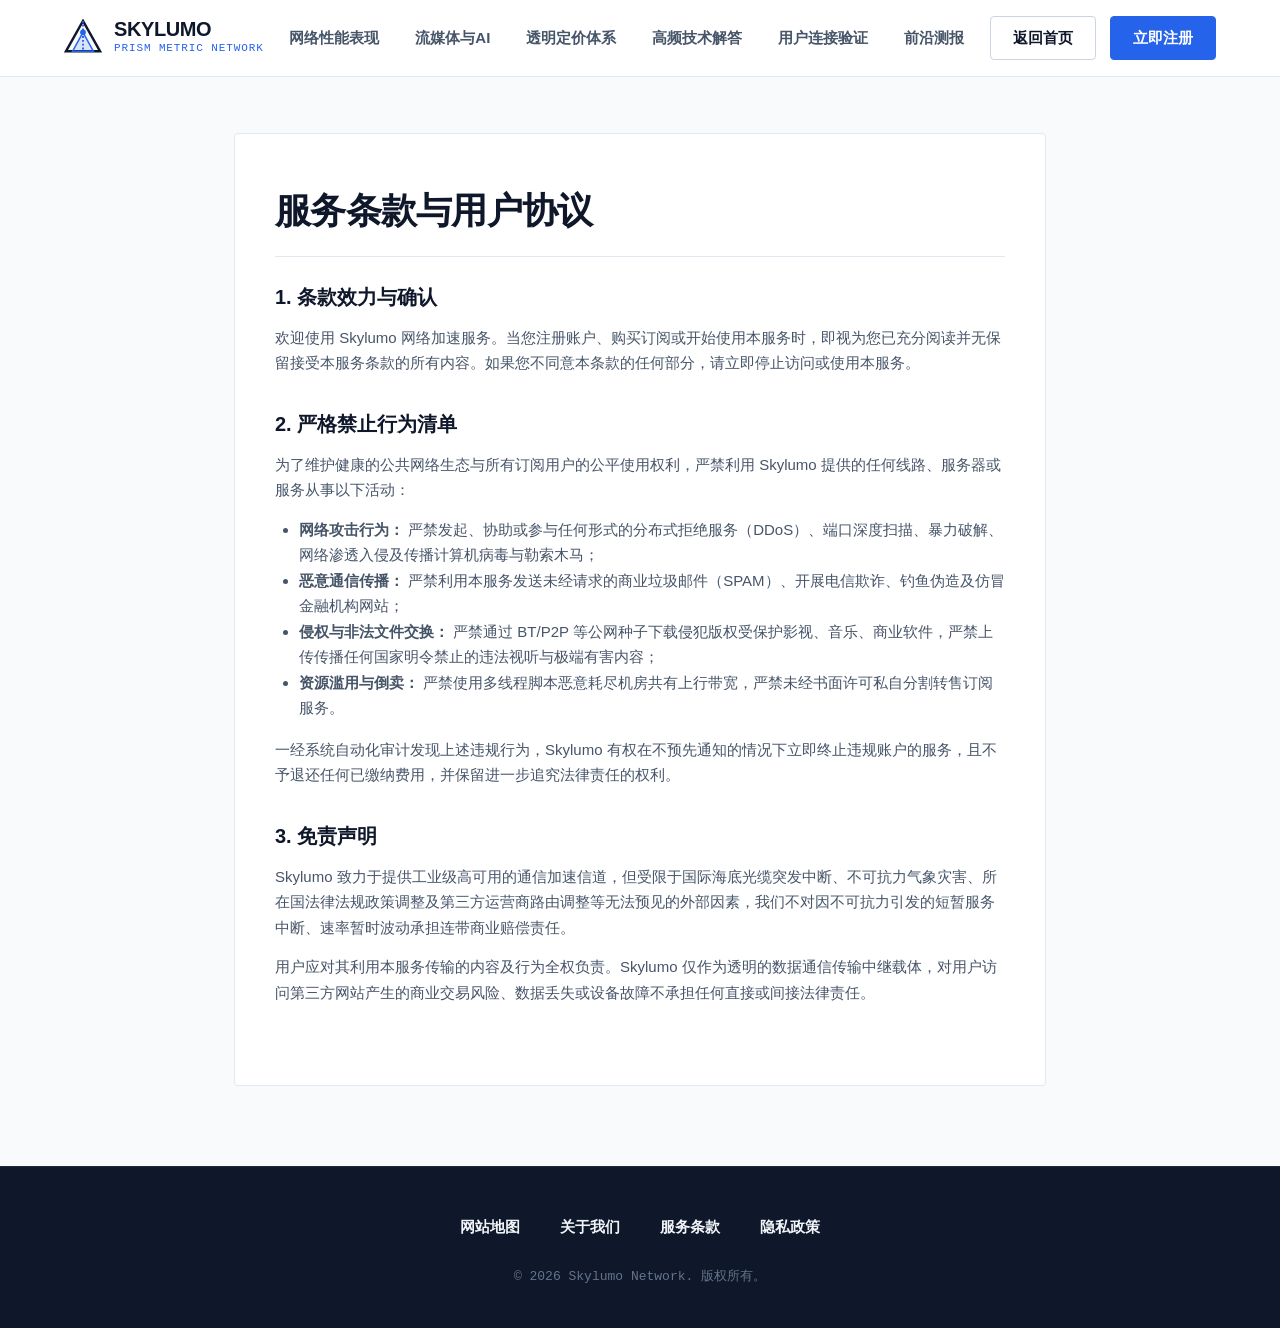
<file: terms.html>
<!DOCTYPE html>
<html lang="zh-CN">
<head>
  <meta charset="UTF-8">
  <meta name="viewport" content="width=device-width, initial-scale=1.0">
  <title>服务条款 | Skylumo 棱光网络</title>
  <meta name="description" content="Skylumo 明确的服务使用规范、禁止行为准则及免责声明。">
  <link rel="stylesheet" href="style.css">
</head>
<body>

  <header class="site-header">
    <div class="header-inner">
      <a href="index.html" class="brand-logo-wrap">
        <svg class="brand-symbol-prism" viewBox="0 0 40 40" fill="none" xmlns="http://www.w3.org/2000/svg">
          <polygon points="20,2 38,34 2,34" stroke="#0f172a" stroke-width="2.5" fill="#f8fafc"/>
          <path d="M20 2L20 34" stroke="#2563eb" stroke-width="2" stroke-dasharray="2 2"/>
          <polygon points="20,14 31,34 9,34" fill="#2563eb" fill-opacity="0.15" stroke="#2563eb" stroke-width="1.5"/>
          <circle cx="20" cy="14" r="3" fill="#2563eb"/>
        </svg>
        <div class="brand-text-block">
          <span class="brand-name">SKYLUMO</span>
          <span class="brand-tagline">PRISM METRIC NETWORK</span>
        </div>
      </a>
            <!-- 移动端汉堡菜单触发复选框 (零 JS 原生响应式切换) -->
      <input type="checkbox" id="mobile-nav-toggle" class="mobile-nav-toggle" aria-label="切换导航菜单">

<nav class="site-nav">
        <a href="index.html#performance" class="nav-link">网络性能表现</a>
        <a href="index.html#workload" class="nav-link">流媒体与AI</a>
        <a href="index.html#pricing" class="nav-link">透明定价体系</a>
        <a href="index.html#faq" class="nav-link">高频技术解答</a>
        <a href="index.html#testimonials" class="nav-link">用户连接验证</a>
        <a href="metrics-radar.html" class="nav-link">前沿测报</a>
      </nav>

      <div class="header-actions">
        <a href="index.html" class="btn btn-recommend">返回首页</a>
        <a href="https://ww012.twilightaff.com/#/?code=A56DH1Af" target="_blank" rel="nofollow" class="btn btn-primary">立即注册</a>
        <label for="mobile-nav-toggle" class="mobile-nav-btn" aria-label="切换菜单">
          <span class="hamburger-bar"></span>
          <span class="hamburger-bar"></span>
          <span class="hamburger-bar"></span>
        </label>
      </div>
      
      <!-- 移动端全景导航抽屉 (点击汉堡图标时展开) -->
      <div class="mobile-nav-drawer">
        <div class="mobile-drawer-inner">
          <a href="index.html#performance" class="mobile-drawer-link">
            <span class="drawer-link-title">网络性能表现</span>
            <span class="drawer-link-sub">BGP/IEPL 低延迟矩阵</span>
          </a>
          <a href="index.html#workload" class="mobile-drawer-link">
            <span class="drawer-link-title">流媒体与AI</span>
            <span class="drawer-link-sub">4K超清与API长连接</span>
          </a>
          <a href="index.html#pricing" class="mobile-drawer-link">
            <span class="drawer-link-title">透明定价体系</span>
            <span class="drawer-link-sub">轻量至企业级全规格</span>
          </a>
          <a href="index.html#faq" class="mobile-drawer-link">
            <span class="drawer-link-title">高频技术解答</span>
            <span class="drawer-link-sub">节点配置与路由解答</span>
          </a>
          <a href="index.html#testimonials" class="mobile-drawer-link">
            <span class="drawer-link-title">用户连接验证</span>
            <span class="drawer-link-sub">万名开发者真实测评</span>
          </a>
          <a href="metrics-radar.html" class="mobile-drawer-link">
            <span class="drawer-link-title">前沿测报</span>
            <span class="drawer-link-sub">跨境链路与测速专栏</span>
          </a>
        </div>
      </div>
    </div></header>

  <main class="legal-main">
    <article class="legal-article">
      <h1 class="legal-title">服务条款与用户协议</h1>

      <div class="legal-section-block">
        <h2 class="legal-subheading">1. 条款效力与确认</h2>
        <p class="legal-paragraph">
          欢迎使用 Skylumo 网络加速服务。当您注册账户、购买订阅或开始使用本服务时，即视为您已充分阅读并无保留接受本服务条款的所有内容。如果您不同意本条款的任何部分，请立即停止访问或使用本服务。
        </p>
      </div>

      <div class="legal-section-block">
        <h2 class="legal-subheading">2. 严格禁止行为清单</h2>
        <p class="legal-paragraph">
          为了维护健康的公共网络生态与所有订阅用户的公平使用权利，严禁利用 Skylumo 提供的任何线路、服务器或服务从事以下活动：
        </p>
        <ul class="legal-list">
          <li><strong>网络攻击行为：</strong> 严禁发起、协助或参与任何形式的分布式拒绝服务（DDoS）、端口深度扫描、暴力破解、网络渗透入侵及传播计算机病毒与勒索木马；</li>
          <li><strong>恶意通信传播：</strong> 严禁利用本服务发送未经请求的商业垃圾邮件（SPAM）、开展电信欺诈、钓鱼伪造及仿冒金融机构网站；</li>
          <li><strong>侵权与非法文件交换：</strong> 严禁通过 BT/P2P 等公网种子下载侵犯版权受保护影视、音乐、商业软件，严禁上传传播任何国家明令禁止的违法视听与极端有害内容；</li>
          <li><strong>资源滥用与倒卖：</strong> 严禁使用多线程脚本恶意耗尽机房共有上行带宽，严禁未经书面许可私自分割转售订阅服务。</li>
        </ul>
        <p class="legal-paragraph">
          一经系统自动化审计发现上述违规行为，Skylumo 有权在不预先通知的情况下立即终止违规账户的服务，且不予退还任何已缴纳费用，并保留进一步追究法律责任的权利。
        </p>
      </div>

      <div class="legal-section-block">
        <h2 class="legal-subheading">3. 免责声明</h2>
        <p class="legal-paragraph">
          Skylumo 致力于提供工业级高可用的通信加速信道，但受限于国际海底光缆突发中断、不可抗力气象灾害、所在国法律法规政策调整及第三方运营商路由调整等无法预见的外部因素，我们不对因不可抗力引发的短暂服务中断、速率暂时波动承担连带商业赔偿责任。
        </p>
        <p class="legal-paragraph">
          用户应对其利用本服务传输的内容及行为全权负责。Skylumo 仅作为透明的数据通信传输中继载体，对用户访问第三方网站产生的商业交易风险、数据丢失或设备故障不承担任何直接或间接法律责任。
        </p>
      </div>
    </article>
  </main>

  <footer class="site-footer">
    <div class="footer-inner">
      <nav class="footer-nav-four" aria-label="页尾导航">
        <a href="sitemap.html" class="footer-nav-link">网站地图</a>
        <a href="about.html" class="footer-nav-link">关于我们</a>
        <a href="terms.html" class="footer-nav-link">服务条款</a>
        <a href="privacy.html" class="footer-nav-link">隐私政策</a>
      </nav>
      <div class="footer-copyright">
        © 2026 Skylumo Network. 版权所有。
      </div>
    </div>
  </footer>

  <script>
  // 移动端全景导航联动闭合（零框架原生高敏脚本）
  document.addEventListener('DOMContentLoaded', function() {
    var toggle = document.getElementById('mobile-nav-toggle');
    if (!toggle) return;
    document.querySelectorAll('.mobile-drawer-link, .nav-link, .editorial-nav-link, .store-nav-link').forEach(function(el) {
      el.addEventListener('click', function() {
        toggle.checked = false;
      });
    });
  });
  </script>
</body>
</html>
</file>
<file: style.css>
/* ==========================================================================
   SKYLUMO (skylum.click) - Swiss High-Precision Metric Clarity Design System
   Target Performance: <1000ms on 4G | 100% Native Pure CSS | Zero External Libs
   ========================================================================== */

:root {
  --bg-main: #f8fafc;
  --bg-surface: #ffffff;
  --bg-card: #ffffff;
  --bg-subtle: #f1f5f9;
  --text-primary: #0f172a;
  --text-secondary: #475569;
  --text-muted: #64748b;
  --border-hairline: #e2e8f0;
  --border-strong: #cbd5e1;
  --accent-primary: #2563eb;
  --accent-hover: #1d4ed8;
  --accent-active: #1e40af;
  --accent-tag: #eff6ff;
  --signal-green: #059669;
  --signal-green-bg: #ecfdf5;
  --font-sans: -apple-system, BlinkMacSystemFont, "Segoe UI", Roboto, "Helvetica Neue", "PingFang SC", "Hiragino Sans GB", "Microsoft YaHei", sans-serif;
  --font-mono: ui-monospace, SFMono-Regular, Menlo, Monaco, Consolas, monospace;
}

*, *::before, *::after {
  box-sizing: border-box;
  margin: 0;
  padding: 0;
}

html {
  font-size: 16px;
  scroll-behavior: smooth;
  -webkit-text-size-adjust: 100%;
}

body {
  font-family: var(--font-sans);
  background-color: var(--bg-main);
  color: var(--text-primary);
  line-height: 1.6;
  -webkit-font-smoothing: antialiased;
}

/* 顶部精准遥测指示条 */
.top-telemetry-bar {
  background-color: #0f172a;
  color: #94a3b8;
  font-size: 0.8125rem;
  font-family: var(--font-mono);
  padding: 0.5rem 1.5rem;
  border-bottom: 1px solid #1e293b;
}

.telemetry-container {
  max-width: 1200px;
  margin: 0 auto;
  display: flex;
  justify-content: space-between;
  align-items: center;
  flex-wrap: wrap;
  gap: 0.75rem;
}

.telemetry-item {
  display: inline-flex;
  align-items: center;
  gap: 0.5rem;
}

.pulse-dot {
  width: 8px;
  height: 8px;
  background-color: #10b981;
  border-radius: 50%;
  box-shadow: 0 0 6px #10b981;
}

/* 瑞士极简主导航 */
.site-header {
  background-color: #ffffff;
  border-bottom: 1px solid var(--border-hairline);
  position: sticky;
  top: 0;
  z-index: 100;
}

.header-inner {
  max-width: 1200px;
  margin: 0 auto;
  padding: 1rem 1.5rem;
  display: flex;
  justify-content: space-between;
  align-items: center;
}

/* 主题融合 Logo：棱光折射立体雕刻 */
.brand-logo-wrap {
  display: flex;
  align-items: center;
  gap: 0.75rem;
  text-decoration: none;
  color: var(--text-primary);
}

.brand-symbol-prism {
  width: 38px;
  height: 38px;
  flex-shrink: 0;
}

.brand-text-block {
  display: flex;
  flex-direction: column;
}

.brand-name {
  font-size: 1.25rem;
  font-weight: 800;
  letter-spacing: -0.02em;
  line-height: 1.1;
  color: #0f172a;
}

.brand-tagline {
  font-size: 0.6875rem;
  font-family: var(--font-mono);
  color: var(--accent-primary);
  letter-spacing: 0.08em;
  text-transform: uppercase;
}

.header-actions {
  display: flex;
  align-items: center;
  gap: 0.875rem;
}

/* 按钮通用规范 */
.btn {
  display: inline-flex;
  align-items: center;
  justify-content: center;
  font-weight: 600;
  font-size: 0.9375rem;
  padding: 0.75rem 1.375rem;
  border-radius: 4px;
  text-decoration: none;
  transition: background-color 0.15s ease, border-color 0.15s ease, color 0.15s ease;
  cursor: pointer;
  white-space: nowrap;
  line-height: 1.2;
}

.btn-primary {
  background-color: var(--accent-primary);
  color: #ffffff;
  border: 1px solid var(--accent-primary);
}

.btn-primary:hover {
  background-color: var(--accent-hover);
  border-color: var(--accent-hover);
}

.btn-recommend {
  background-color: #ffffff;
  color: #0f172a;
  border: 1px solid var(--border-strong);
}

.btn-recommend:hover {
  background-color: var(--bg-subtle);
  border-color: var(--text-primary);
}

/* 瑞士排版 Hero 构图 */
.hero-deck {
  padding: 4.5rem 1.5rem 4rem;
  background: #ffffff;
  border-bottom: 1px solid var(--border-hairline);
}

.hero-grid {
  max-width: 1200px;
  margin: 0 auto;
  display: grid;
  grid-template-columns: 1.1fr 0.9fr;
  gap: 3.5rem;
  align-items: center;
}

.hero-content {
  display: flex;
  flex-direction: column;
  gap: 1.25rem;
}

.meta-index-badge {
  display: inline-flex;
  align-items: center;
  gap: 0.5rem;
  align-self: flex-start;
  padding: 0.25rem 0.625rem;
  background-color: var(--accent-tag);
  color: var(--accent-primary);
  font-family: var(--font-mono);
  font-size: 0.75rem;
  font-weight: 600;
  border: 1px solid #bfdbfe;
  border-radius: 2px;
}

.hero-title {
  font-size: 2.75rem;
  font-weight: 900;
  letter-spacing: -0.03em;
  line-height: 1.15;
  color: var(--text-primary);
}

.hero-subtitle {
  font-size: 1.125rem;
  color: var(--text-secondary);
  line-height: 1.6;
  max-width: 540px;
}

.hero-button-group {
  display: flex;
  align-items: center;
  gap: 1rem;
  margin-top: 0.5rem;
  flex-wrap: wrap;
}

/* Hero 右侧精密遥测仪表模块 */
.telemetry-card {
  background-color: #ffffff;
  border: 1px solid var(--border-hairline);
  box-shadow: 0 4px 12px rgba(15, 23, 42, 0.04);
  padding: 1.75rem;
  border-radius: 4px;
}

.telemetry-card-header {
  display: flex;
  justify-content: space-between;
  align-items: center;
  padding-bottom: 1rem;
  border-bottom: 1px solid var(--border-hairline);
  margin-bottom: 1.25rem;
}

.telemetry-card-title {
  font-size: 0.875rem;
  font-weight: 700;
  font-family: var(--font-mono);
  color: #0f172a;
}

.telemetry-specs-list {
  display: flex;
  flex-direction: column;
  gap: 1rem;
}

.spec-row {
  display: flex;
  justify-content: space-between;
  align-items: center;
  padding: 0.625rem 0.875rem;
  background: var(--bg-main);
  border-radius: 2px;
  font-size: 0.875rem;
}

.spec-name {
  color: var(--text-secondary);
  font-weight: 500;
}

.spec-value {
  font-family: var(--font-mono);
  font-weight: 700;
  color: var(--text-primary);
}

.spec-value.highlight-green {
  color: var(--signal-green);
}

/* 通用容器与章节间距 */
.section-wrapper {
  padding: 4.5rem 1.5rem;
  max-width: 1200px;
  margin: 0 auto;
}

.section-head {
  margin-bottom: 2.75rem;
}

.section-index {
  font-family: var(--font-mono);
  color: var(--accent-primary);
  font-size: 0.8125rem;
  font-weight: 700;
  letter-spacing: 0.05em;
  margin-bottom: 0.5rem;
}

.section-title {
  font-size: 2rem;
  font-weight: 800;
  letter-spacing: -0.02em;
  color: var(--text-primary);
}

.section-desc {
  font-size: 1rem;
  color: var(--text-muted);
  margin-top: 0.375rem;
}

/* 核心优势卡片（单线精密 SVG） */
.features-grid {
  display: grid;
  grid-template-columns: repeat(3, 1fr);
  gap: 1.5rem;
}

.metric-card {
  background: #ffffff;
  border: 1px solid var(--border-hairline);
  padding: 2rem 1.75rem;
  border-radius: 4px;
  display: flex;
  flex-direction: column;
  gap: 1.25rem;
  transition: border-color 0.15s ease;
}

.metric-card:hover {
  border-color: var(--accent-primary);
}

.card-icon-frame {
  width: 48px;
  height: 48px;
  display: flex;
  align-items: center;
  justify-content: center;
  border: 1px solid var(--border-hairline);
  background: var(--bg-main);
  border-radius: 4px;
  color: var(--accent-primary);
}

.card-title {
  font-size: 1.25rem;
  font-weight: 700;
  color: var(--text-primary);
  line-height: 1.3;
}

.card-text {
  font-size: 0.9375rem;
  color: var(--text-secondary);
  line-height: 1.6;
}

/* 流媒体与 AI 支持卡片 */
.streaming-grid {
  display: grid;
  grid-template-columns: repeat(4, 1fr);
  gap: 1.25rem;
}

.streaming-card {
  background: #ffffff;
  border: 1px solid var(--border-hairline);
  padding: 1.75rem 1.25rem;
  border-radius: 4px;
  text-align: left;
}

.streaming-tag {
  display: inline-block;
  font-family: var(--font-mono);
  font-size: 0.75rem;
  font-weight: 600;
  padding: 0.2rem 0.5rem;
  background-color: var(--bg-subtle);
  color: var(--text-secondary);
  border-radius: 2px;
  margin-bottom: 0.875rem;
}

.streaming-title {
  font-size: 1.125rem;
  font-weight: 700;
  margin-bottom: 0.5rem;
}

.streaming-desc {
  font-size: 0.875rem;
  color: var(--text-secondary);
  line-height: 1.5;
}

/* 定价对比表格（必须 3 个） */
.pricing-section-bg {
  background-color: #ffffff;
  border-top: 1px solid var(--border-hairline);
  border-bottom: 1px solid var(--border-hairline);
}

.pricing-grid {
  display: grid;
  grid-template-columns: repeat(3, 1fr);
  gap: 1.5rem;
  align-items: stretch;
}

.pricing-box {
  background-color: var(--bg-main);
  border: 1px solid var(--border-hairline);
  border-radius: 4px;
  padding: 2.25rem 1.75rem;
  display: flex;
  flex-direction: column;
  position: relative;
}

.pricing-box.featured-tier {
  background-color: #ffffff;
  border: 2px solid var(--accent-primary);
}

.tier-badge {
  position: absolute;
  top: -12px;
  right: 1.5rem;
  background-color: var(--accent-primary);
  color: #ffffff;
  font-size: 0.75rem;
  font-weight: 700;
  padding: 0.25rem 0.625rem;
  border-radius: 2px;
  letter-spacing: 0.04em;
}

.tier-name {
  font-size: 1.25rem;
  font-weight: 800;
  color: var(--text-primary);
  margin-bottom: 0.5rem;
}

.tier-desc {
  font-size: 0.875rem;
  color: var(--text-muted);
  min-height: 2.5rem;
  margin-bottom: 1.25rem;
}

.tier-price-row {
  display: flex;
  align-items: baseline;
  gap: 0.25rem;
  margin-bottom: 1.5rem;
}

.price-currency {
  font-size: 1.25rem;
  font-weight: 700;
  color: var(--text-primary);
}

.price-amount {
  font-size: 2.5rem;
  font-weight: 900;
  font-family: var(--font-mono);
  line-height: 1;
  color: var(--text-primary);
}

.price-cycle {
  font-size: 0.875rem;
  color: var(--text-muted);
}

.tier-features-list {
  list-style: none;
  margin-bottom: 2rem;
  flex-grow: 1;
  display: flex;
  flex-direction: column;
  gap: 0.75rem;
}

.tier-feature-item {
  font-size: 0.875rem;
  color: var(--text-secondary);
  display: flex;
  align-items: center;
  gap: 0.625rem;
}

.feature-check-svg {
  width: 16px;
  height: 16px;
  color: var(--accent-primary);
  flex-shrink: 0;
}

/* FAQ 手风琴列表 */
.faq-grid {
  display: grid;
  grid-template-columns: repeat(2, 1fr);
  gap: 1.5rem;
}

.faq-card {
  background: #ffffff;
  border: 1px solid var(--border-hairline);
  padding: 1.75rem;
  border-radius: 4px;
}

.faq-q {
  font-size: 1.0625rem;
  font-weight: 700;
  margin-bottom: 0.75rem;
  color: var(--text-primary);
  display: flex;
  align-items: baseline;
  gap: 0.5rem;
}

.faq-prefix {
  font-family: var(--font-mono);
  color: var(--accent-primary);
  font-weight: 800;
}

.faq-a {
  font-size: 0.9375rem;
  color: var(--text-secondary);
  line-height: 1.6;
}

/* 用户评价 */
.testimonials-grid {
  display: grid;
  grid-template-columns: repeat(3, 1fr);
  gap: 1.5rem;
}

.testimonial-item {
  background: #ffffff;
  border: 1px solid var(--border-hairline);
  padding: 1.75rem;
  border-radius: 4px;
  display: flex;
  flex-direction: column;
  justify-content: space-between;
}

.testimonial-body {
  font-size: 0.9375rem;
  color: var(--text-secondary);
  line-height: 1.6;
  margin-bottom: 1.25rem;
}

.testimonial-user {
  display: flex;
  align-items: center;
  gap: 0.75rem;
  border-top: 1px solid var(--border-hairline);
  padding-top: 1rem;
}

.user-avatar-tag {
  width: 36px;
  height: 36px;
  background: var(--bg-subtle);
  color: var(--accent-primary);
  font-family: var(--font-mono);
  font-weight: 700;
  font-size: 0.875rem;
  display: flex;
  align-items: center;
  justify-content: center;
  border-radius: 4px;
}

.user-name {
  font-size: 0.875rem;
  font-weight: 700;
  color: var(--text-primary);
}

.user-title {
  font-size: 0.75rem;
  color: var(--text-muted);
}

/* 页尾：仅且只能展示 4 个标题，各独立页面 */
.site-footer {
  background-color: #0f172a;
  border-top: 1px solid #1e293b;
  padding: 3rem 1.5rem 2.5rem;
  color: #94a3b8;
}

.footer-inner {
  max-width: 1200px;
  margin: 0 auto;
  display: flex;
  flex-direction: column;
  align-items: center;
  gap: 1.75rem;
}

.footer-nav-four {
  display: flex;
  justify-content: center;
  align-items: center;
  gap: 2.5rem;
  flex-wrap: wrap;
}

.footer-nav-link {
  color: #f1f5f9;
  text-decoration: none;
  font-size: 0.9375rem;
  font-weight: 600;
  transition: color 0.15s ease;
}

.footer-nav-link:hover {
  color: #60a5fa;
}

.footer-copyright {
  font-size: 0.8125rem;
  color: #64748b;
  font-family: var(--font-mono);
}

/* 独立内容页基础框架（关于我们/条款/隐私/地图） */
.legal-main {
  max-width: 860px;
  margin: 3.5rem auto 5rem;
  padding: 0 1.5rem;
}

.legal-article {
  background: #ffffff;
  border: 1px solid var(--border-hairline);
  padding: 3rem 2.5rem;
  border-radius: 4px;
}

.legal-title {
  font-size: 2.25rem;
  font-weight: 800;
  letter-spacing: -0.02em;
  margin-bottom: 1.5rem;
  padding-bottom: 1rem;
  border-bottom: 1px solid var(--border-hairline);
}

.legal-section-block {
  margin-bottom: 2rem;
}

.legal-subheading {
  font-size: 1.25rem;
  font-weight: 700;
  margin-bottom: 0.75rem;
  color: var(--text-primary);
}

.legal-paragraph {
  font-size: 0.9375rem;
  color: var(--text-secondary);
  line-height: 1.7;
  margin-bottom: 0.875rem;
}

.legal-list {
  padding-left: 1.5rem;
  margin-bottom: 1rem;
  color: var(--text-secondary);
  font-size: 0.9375rem;
  line-height: 1.7;
}

/* ==========================================================================
   响应式媒体查询（移动端单列极速适配与手指轻触优化）
   ========================================================================== */
@media (max-width: 900px) {
  .header-inner {
    display: flex;
    flex-wrap: wrap;
    justify-content: space-between;
    align-items: center;
    padding: 0.625rem 1rem 0.5rem;
    gap: 0.5rem;
  }
  .brand-logo-wrap {
    flex-shrink: 0;
  }
  .header-actions {
    display: flex;
    align-items: center;
    gap: 0.5rem;
    flex-shrink: 0;
  }
  .header-actions .btn {
    width: auto !important;
    min-height: 36px !important;
    padding: 0.4rem 0.85rem !important;
    font-size: 0.8125rem !important;
    white-space: nowrap;
  }
  .site-nav {
    order: 3;
    width: 100%;
    display: flex !important;
    align-items: center;
    gap: 0.4rem;
    overflow-x: auto !important;
    overflow-y: hidden;
    white-space: nowrap !important;
    -webkit-overflow-scrolling: touch;
    scrollbar-width: none;
    margin-top: 0.25rem;
    padding: 0.35rem 0.25rem 0.35rem 0;
    border-top: 1px solid var(--border-hairline);
  }
  .site-nav::-webkit-scrollbar {
    display: none;
  }
  .nav-link {
    flex-shrink: 0 !important;
    display: inline-flex !important;
    align-items: center;
    font-size: 0.8125rem !important;
    font-weight: 600;
    padding: 0.4rem 0.75rem !important;
    border-radius: 4px;
    background: #f8fafc;
    border: 1px solid #e2e8f0;
    color: #334155;
    text-decoration: none;
    line-height: 1.2;
  }
  .nav-link:hover, .nav-link:focus, .nav-link.active {
    background: #eff6ff;
    color: #2563eb;
    border-color: #bfdbfe;
  }
  .hero-grid {
    grid-template-columns: 1fr;
    gap: 2.5rem;
  }
  .features-grid {
    grid-template-columns: 1fr;
  }
  .streaming-grid {
    grid-template-columns: repeat(2, 1fr);
  }
  .pricing-grid {
    grid-template-columns: 1fr;
  }
  .faq-grid {
    grid-template-columns: 1fr;
  }
  .testimonials-grid {
    grid-template-columns: 1fr;
  }
}

@media (max-width: 640px) {
  .hero-title {
    font-size: 2rem;
  }
  .hero-button-group {
    flex-direction: column;
    width: 100%;
  }
  .hero-button-group .btn {
    width: 100%;
    min-height: 48px;
  }
  .streaming-grid {
    grid-template-columns: 1fr;
  }
  .footer-nav-four {
    flex-direction: column;
    gap: 1.25rem;
    align-items: center;
  }
  .legal-article {
    padding: 2rem 1.25rem;
  }
}

/* ==========================================================================
   全局超链接色彩与文章排版扩展 (Swiss High-Precision)
   显著区分普通文本、匹配瑞士钴蓝、访问前后一致、非默认蓝紫
   ========================================================================== */
a, a:link, a:visited {
  color: #2563eb;
  text-decoration: none;
  transition: color 0.15s ease;
}

a:hover, a:focus {
  color: #1d4ed8;
  text-decoration: underline;
}

/* 导航链接重置 */
.nav-link, .nav-link:link, .nav-link:visited {
  color: #475569;
  font-weight: 600;
  font-size: 0.9375rem;
  padding: 0.5rem 0.875rem;
  border-radius: 4px;
  display: inline-block;
}

.nav-link:hover, .nav-link:focus, .nav-link.active {
  color: #2563eb;
  background-color: #eff6ff;
  text-decoration: none;
}

.site-nav {
  display: flex;
  align-items: center;
  gap: 0.5rem;
}

.btn, .btn:link, .btn:visited {
  text-decoration: none !important;
}

.btn-primary, .btn-primary:link, .btn-primary:visited {
  color: #ffffff !important;
}

.btn-recommend, .btn-recommend:link, .btn-recommend:visited {
  color: #0f172a !important;
}

.footer-nav-link, .footer-nav-link:link, .footer-nav-link:visited {
  color: #f1f5f9;
}
.footer-nav-link:hover {
  color: #60a5fa;
  text-decoration: none;
}

/* 前沿测报聚合大厅 */
.radar-hub-header {
  padding: 4rem 1.5rem 3rem;
  background: #ffffff;
  border-bottom: 1px solid var(--border-hairline);
  text-align: center;
}

.radar-hub-title {
  font-size: 2.375rem;
  font-weight: 900;
  color: #0f172a;
  letter-spacing: -0.02em;
  margin-bottom: 0.75rem;
}

.radar-hub-desc {
  font-size: 1.0625rem;
  color: var(--text-secondary);
  max-width: 680px;
  margin: 0 auto;
}

.radar-articles-grid {
  display: grid;
  grid-template-columns: repeat(2, 1fr);
  gap: 1.75rem;
  max-width: 1200px;
  margin: 3.5rem auto 5rem;
  padding: 0 1.5rem;
}

.radar-article-card {
  background: #ffffff;
  border: 1px solid var(--border-hairline);
  padding: 2.25rem 2rem;
  border-radius: 4px;
  display: flex;
  flex-direction: column;
  justify-content: space-between;
  transition: border-color 0.15s ease, box-shadow 0.15s ease;
}

.radar-article-card:hover {
  border-color: var(--accent-primary);
  box-shadow: 0 6px 20px rgba(37, 99, 235, 0.08);
}

.card-meta-tag {
  font-family: var(--font-mono);
  font-size: 0.75rem;
  font-weight: 700;
  color: var(--accent-primary);
  background-color: var(--accent-tag);
  padding: 0.25rem 0.625rem;
  border-radius: 2px;
  align-self: flex-start;
  margin-bottom: 1rem;
}

.card-post-title {
  font-size: 1.25rem;
  font-weight: 800;
  line-height: 1.4;
  color: #0f172a;
  margin-bottom: 0.75rem;
}

.card-post-title a, .card-post-title a:visited {
  color: #0f172a;
}

.card-post-title a:hover {
  color: var(--accent-primary);
  text-decoration: none;
}

.card-post-excerpt {
  font-size: 0.9375rem;
  color: var(--text-secondary);
  line-height: 1.65;
  margin-bottom: 1.5rem;
  flex-grow: 1;
}

.card-read-link {
  font-size: 0.875rem;
  font-weight: 700;
  font-family: var(--font-mono);
  display: inline-flex;
  align-items: center;
  gap: 0.35rem;
}

/* 深度文章排版容器 */
.article-container {
  max-width: 860px;
  margin: 3.5rem auto 5rem;
  padding: 0 1.5rem;
}

.article-breadcrumbs {
  font-size: 0.875rem;
  color: var(--text-muted);
  margin-bottom: 1.5rem;
}

.article-breadcrumbs a, .article-breadcrumbs a:visited {
  color: var(--text-secondary);
}

.article-breadcrumbs a:hover {
  color: var(--accent-primary);
}

.article-paper {
  background: #ffffff;
  border: 1px solid var(--border-hairline);
  padding: 3.5rem 3rem;
  border-radius: 4px;
}

.article-hero-title {
  font-size: 2.25rem;
  font-weight: 900;
  color: #0f172a;
  line-height: 1.25;
  letter-spacing: -0.02em;
  margin-bottom: 1.25rem;
}

.article-meta-bar {
  display: flex;
  align-items: center;
  gap: 1.25rem;
  font-size: 0.8125rem;
  font-family: var(--font-mono);
  color: var(--text-muted);
  padding-bottom: 1.5rem;
  border-bottom: 1px solid var(--border-hairline);
  margin-bottom: 2rem;
  flex-wrap: wrap;
}

.article-body h2 {
  font-size: 1.5rem;
  font-weight: 800;
  color: #0f172a;
  margin-top: 2.5rem;
  margin-bottom: 1rem;
  padding-bottom: 0.5rem;
  border-bottom: 1px solid #f1f5f9;
}

.article-body h3 {
  font-size: 1.1875rem;
  font-weight: 700;
  color: #1e293b;
  margin-top: 1.75rem;
  margin-bottom: 0.75rem;
}

.article-body p {
  font-size: 1rem;
  color: #334155;
  line-height: 1.85;
  margin-bottom: 1.25rem;
}

.article-body ul, .article-body ol {
  padding-left: 1.75rem;
  margin-bottom: 1.25rem;
  color: #334155;
  line-height: 1.85;
}

.article-body li {
  margin-bottom: 0.5rem;
}

.article-body strong {
  color: #0f172a;
  font-weight: 700;
}

.article-body blockquote {
  border-left: 3px solid var(--accent-primary);
  background: var(--bg-subtle);
  padding: 1rem 1.25rem;
  margin: 1.5rem 0;
  font-size: 0.9375rem;
  color: #475569;
  border-radius: 0 4px 4px 0;
}

.article-callout-box {
  background: #eff6ff;
  border: 1px solid #bfdbfe;
  border-radius: 4px;
  padding: 1.5rem;
  margin: 2rem 0;
}

.article-callout-title {
  font-weight: 700;
  color: var(--accent-primary);
  margin-bottom: 0.5rem;
}

/* ==========================================================================
   移动端全景导航系统 (Mobile Navigation Drawer & Hamburger Toggle)
   零依赖纯 CSS 实现 | 100% 响应式触控友好
   ========================================================================== */
.mobile-nav-toggle {
  display: none !important;
}

.mobile-nav-btn {
  display: none !important;
}

.mobile-nav-drawer {
  display: none !important;
}

@media (max-width: 900px) {
  html {
    scroll-padding-top: 110px;
  }

  .header-inner {
    position: relative;
    display: flex;
    flex-wrap: wrap;
    justify-content: space-between;
    align-items: center;
    padding: 0.625rem 1rem 0.5rem;
    gap: 0.5rem;
  }

  .header-actions {
    display: flex;
    align-items: center;
    gap: 0.5rem;
    flex-shrink: 0;
  }

  /* 汉堡按钮设计 */
  .mobile-nav-btn {
    display: inline-flex !important;
    flex-direction: column;
    justify-content: center;
    align-items: center;
    width: 36px;
    height: 36px;
    border-radius: 4px;
    background: #f8fafc;
    border: 1px solid #e2e8f0;
    cursor: pointer;
    gap: 4px;
    padding: 6px;
    flex-shrink: 0;
    transition: background-color 0.15s ease, border-color 0.15s ease;
    user-select: none;
    -webkit-tap-highlight-color: transparent;
  }

  .mobile-nav-btn:hover, .mobile-nav-btn:active {
    background: #ffffff;
    border-color: #2563eb;
  }

  .hamburger-bar {
    display: block;
    width: 18px;
    height: 2px;
    background-color: #0f172a;
    border-radius: 1px;
    transition: transform 0.2s ease, opacity 0.2s ease;
  }

  /* 汉堡按钮变换为关闭 ✕ 状态 */
  .mobile-nav-toggle:checked ~ .header-actions .mobile-nav-btn .hamburger-bar:nth-child(1) {
    transform: translateY(6px) rotate(45deg);
  }
  .mobile-nav-toggle:checked ~ .header-actions .mobile-nav-btn .hamburger-bar:nth-child(2) {
    opacity: 0;
  }
  .mobile-nav-toggle:checked ~ .header-actions .mobile-nav-btn .hamburger-bar:nth-child(3) {
    transform: translateY(-6px) rotate(-45deg);
  }

  /* 快速导航胶囊横条 (Row 2) 保持 100% 可见与触摸滚动 */
  .site-nav {
    order: 3;
    width: 100%;
    display: flex !important;
    align-items: center;
    gap: 0.4rem;
    overflow-x: auto !important;
    overflow-y: hidden;
    white-space: nowrap !important;
    -webkit-overflow-scrolling: touch;
    scrollbar-width: none;
    margin-top: 0.25rem;
    padding: 0.35rem 0.25rem 0.35rem 0;
    border-top: 1px solid #e2e8f0;
  }

  .site-nav::-webkit-scrollbar {
    display: none;
  }

  .nav-link {
    flex-shrink: 0 !important;
    display: inline-flex !important;
    align-items: center;
    font-size: 0.8125rem !important;
    font-weight: 600;
    padding: 0.4rem 0.75rem !important;
    line-height: 1.2;
  }

  /* 展开式全景导航抽屉 (Row 4) */
  .mobile-nav-drawer {
    display: none !important;
    order: 4;
    width: 100%;
    background: #ffffff;
    border-top: 1px solid #e2e8f0;
    padding: 0.75rem 0 0.5rem;
    animation: drawerFadeIn 0.2s ease forwards;
  }

  .mobile-nav-toggle:checked ~ .mobile-nav-drawer {
    display: block !important;
  }

  @keyframes drawerFadeIn {
    from { opacity: 0; transform: translateY(-8px); }
    to { opacity: 1; transform: translateY(0); }
  }

  .mobile-drawer-inner {
    display: grid;
    grid-template-columns: 1fr;
    gap: 0.5rem;
  }

  .mobile-drawer-link {
    display: flex;
    flex-direction: column;
    padding: 0.75rem 1rem;
    background: #f8fafc;
    border: 1px solid #e2e8f0;
    border-radius: 4px;
    text-decoration: none !important;
    transition: background-color 0.15s ease, border-color 0.15s ease;
  }

  .mobile-drawer-link:hover, .mobile-drawer-link:active {
    background: #ffffff;
    border-color: #2563eb;
  }

  .drawer-link-title {
    font-family: var(--font-sans);
    font-size: 0.9375rem;
    font-weight: 700;
    color: #0f172a;
    line-height: 1.3;
  }

  .drawer-link-sub {
    font-size: 0.75rem;
    color: #64748b;
    margin-top: 0.2rem;
  }
}
</file>
